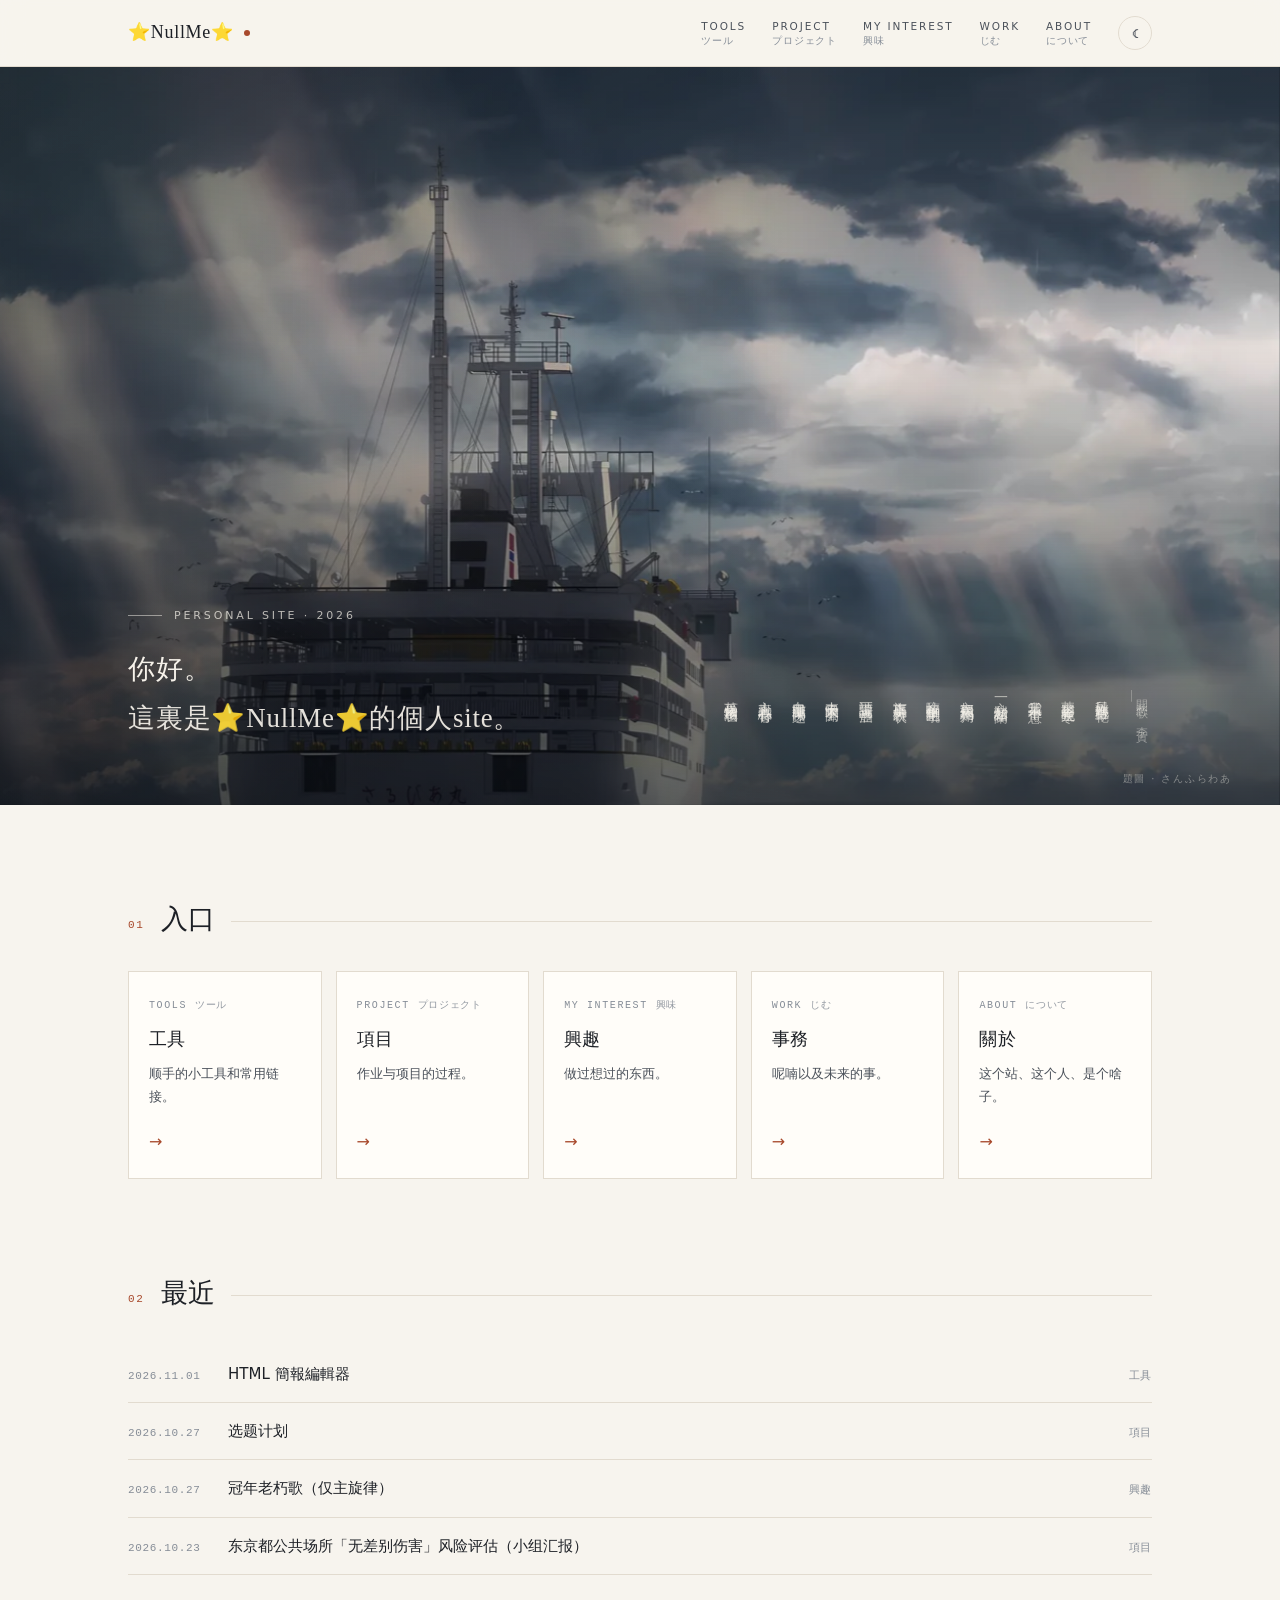
<file: index.html>
<!doctype html>
<html lang="zh-CN">
<head>
  <meta charset="utf-8">
  <meta name="viewport" content="width=device-width, initial-scale=1">
  <title>⭐NullMe⭐</title>
  <meta name="description" content="秋風吹地百草乾，華容碧影生晚寒。">
  <meta property="og:title" content="⭐NullMe⭐">
  <meta property="og:description" content="秋風吹地百草乾，華容碧影生晚寒。">
  <link rel="icon" href="assets/favicon.svg" type="image/svg+xml">
  <link rel="stylesheet" href="assets/style.css?v=042d6c4e">
  <script>
    (function () {
      try {
        var t = localStorage.getItem('theme');
        if (!t) t = matchMedia('(prefers-color-scheme: dark)').matches ? 'dark' : 'light';
        document.documentElement.setAttribute('data-theme', t);
      } catch (e) {}
      document.documentElement.classList.add('js');
    })();
  </script>
</head>
<body>
  <a class="sr-only" href="#main">跳到正文</a>
  <header class="nav">
    <div class="wrap nav-inner">
      <a class="brand" href="index.html">⭐NullMe⭐<span class="brand-dot"></span></a>
      <nav class="nav-links">
        <a href="tools/"><span class="nav-en">TOOLS</span><span class="nav-jp">ツール</span></a>
        <a href="project/"><span class="nav-en">PROJECT</span><span class="nav-jp">プロジェクト</span></a>
        <a href="myinterest/"><span class="nav-en">MY INTEREST</span><span class="nav-jp">興味</span></a>
        <a href="work/"><span class="nav-en">WORK</span><span class="nav-jp">じむ</span></a>
        <a href="about.html"><span class="nav-en">ABOUT</span><span class="nav-jp">について</span></a>
        <button class="theme-toggle" type="button" data-theme-toggle aria-label="切换深浅色">
          <span class="icon-sun" aria-hidden="true">☀</span><span class="icon-moon" aria-hidden="true">☾</span>
        </button>
      </nav>
    </div>
  </header>
  <main id="main">

<section class="hero">
  <div class="hero-media">
    <img src="assets/img/hero-1920.webp"
         srcset="assets/img/hero-768.webp 768w, assets/img/hero-1280.webp 1280w, assets/img/hero-1920.webp 1920w"
         sizes="100vw" alt="" width="1920" height="1082" fetchpriority="high">
  </div>
  <div class="hero-inner">
    <div class="hero-main">
      <p class="eyebrow">Personal site · 2026</p>
      <h1 class="hero-title hero-greeting">
        <span>你好。</span>
        <span>這裏是⭐NullMe⭐的個人site。</span>
      </h1>
    </div>
    <aside class="hero-poem" aria-label="李賀《開愁歌》">
    <p class="poem-sign"><a class="poem-title" href="https://www.arteducation.com.tw/shiwenv_724b24b58dd1.html" target="_blank" rel="noopener noreferrer">開愁歌<span class="sr-only">，詩作鑑賞，另開新視窗</span></a>　李賀<span class="poem-hint" aria-hidden="true">鑑賞</span></p>
    <p>秋風吹地百草乾</p>
    <p>華容碧影生晚寒</p>
    <p>我當二十不得意</p>
    <p>一心愁謝如枯蘭</p>
    <p>衣如飛鶉馬如狗</p>
    <p>臨岐擊劍生銅吼</p>
    <p>旗亭下馬解秋衣</p>
    <p>請貰宜陽一壺酒</p>
    <p>壺中喚天雲不開</p>
    <p>白晝萬里閑淒迷</p>
    <p>主人勸我養心骨</p>
    <p>莫受俗物相填豗</p>
  </aside>
  </div>
  <p class="hero-caption">題圖 · さんふらわあ</p>
</section>

<div class="wrap">
  <section class="section">
    <div class="section-head reveal">
      <span class="section-num">01</span>
      <h2>入口</h2>
      <span class="section-rule"></span>
    </div>
    <div class="entry-grid">
      <a class="entry-card reveal" href="tools/">
        <span class="num">TOOLS<i>ツール</i></span>
        <h3>工具</h3>
        <p>顺手的小工具和常用链接。</p>
        <span class="arrow">→</span>
      </a>
      <a class="entry-card reveal" href="project/">
        <span class="num">PROJECT<i>プロジェクト</i></span>
        <h3>項目</h3>
        <p>作业与项目的过程。</p>
        <span class="arrow">→</span>
      </a>
      <a class="entry-card reveal" href="myinterest/">
        <span class="num">MY INTEREST<i>興味</i></span>
        <h3>興趣</h3>
        <p>做过想过的东西。</p>
        <span class="arrow">→</span>
      </a>
      <a class="entry-card reveal" href="work/">
        <span class="num">WORK<i>じむ</i></span>
        <h3>事務</h3>
        <p>呢喃以及未来的事。</p>
        <span class="arrow">→</span>
      </a>
      <a class="entry-card reveal" href="about.html">
        <span class="num">ABOUT<i>について</i></span>
        <h3>關於</h3>
        <p>这个站、这个人、是个啥子。</p>
        <span class="arrow">→</span>
      </a>
    </div>
  </section>

  <section class="section">
    <div class="section-head reveal">
      <span class="section-num">02</span>
      <h2>最近</h2>
      <span class="section-rule"></span>
    </div>
    <div class="recent">
      <div class="reveal">
        <a class="row" href="/tools/deck-editor.html" target="_blank" rel="noopener">
        <time>2026.11.01</time>
        <span class="row-title">HTML 簡報編輯器</span>
        <span class="row-tag">工具</span>
      </a>
<a class="row" href="project/zhongguo-zhizhi-topic-plan/">
        <time>2026.10.27</time>
        <span class="row-title">选题计划</span>
        <span class="row-tag">項目</span>
      </a>
<a class="row" href="myinterest/laoxiu/">
        <time>2026.10.27</time>
        <span class="row-title">冠年老朽歌（仅主旋律）</span>
        <span class="row-tag">興趣</span>
      </a>
<a class="row" href="/project/emergency-tokyo/" target="_blank" rel="noopener">
        <time>2026.10.23</time>
        <span class="row-title">东京都公共场所「无差别伤害」风险评估（小组汇报）</span>
        <span class="row-tag">項目</span>
      </a>
      </div>
    </div>
  </section>
</div>

  </main>
  <script src="assets/app.js?v=eeaba5bd" defer></script>
</body>
</html>
</file>
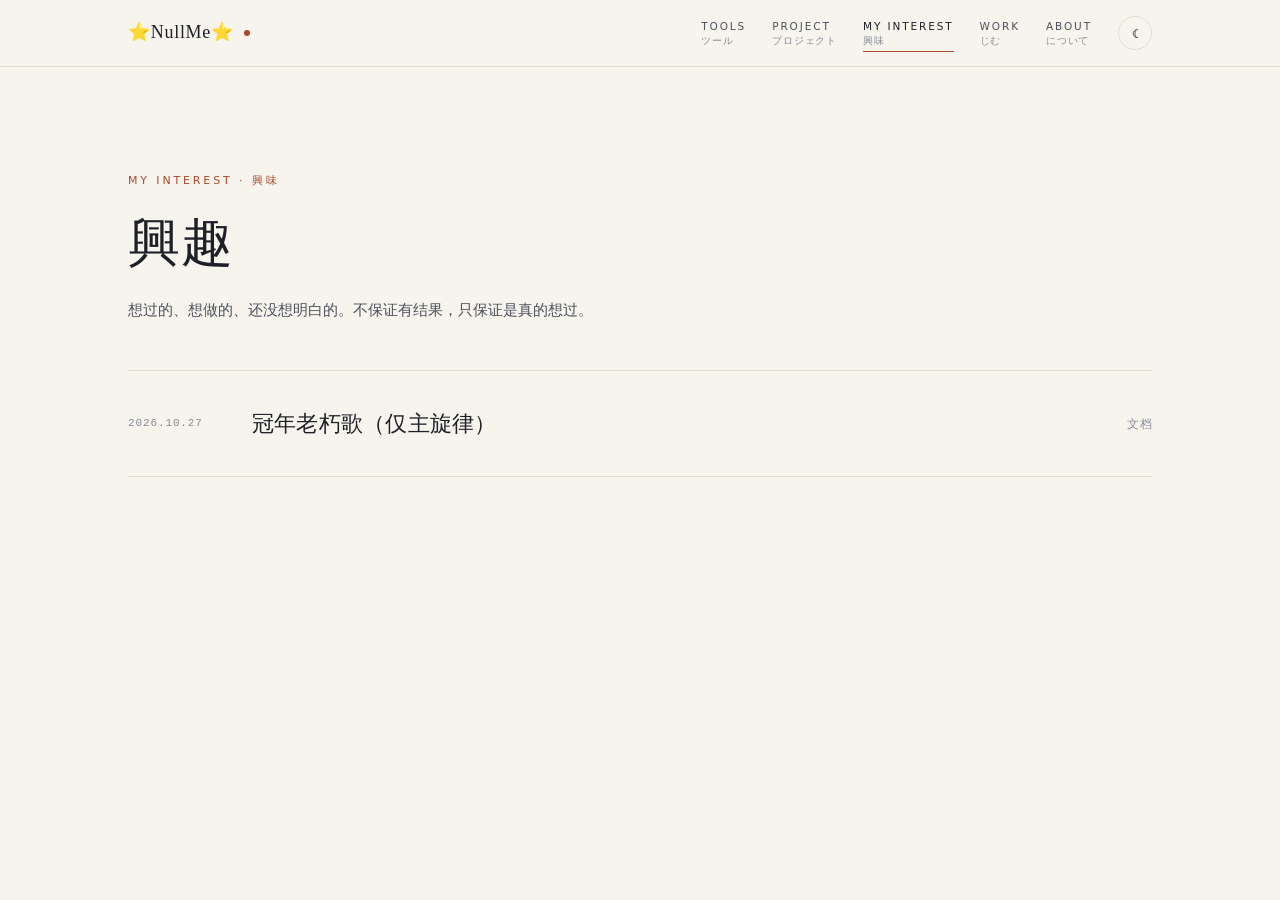
<file: myinterest/index.html>
<!doctype html>
<html lang="zh-CN">
<head>
  <meta charset="utf-8">
  <meta name="viewport" content="width=device-width, initial-scale=1">
  <title>興趣 興味 · ⭐NullMe⭐</title>
  <meta name="description" content="想过的、想做的、还没想明白的。不保证有结果，只保证是真的想过。">
  <meta property="og:title" content="興趣 興味 · ⭐NullMe⭐">
  <meta property="og:description" content="想过的、想做的、还没想明白的。不保证有结果，只保证是真的想过。">
  <link rel="icon" href="../assets/favicon.svg" type="image/svg+xml">
  <link rel="stylesheet" href="../assets/style.css?v=042d6c4e">
  <script>
    (function () {
      try {
        var t = localStorage.getItem('theme');
        if (!t) t = matchMedia('(prefers-color-scheme: dark)').matches ? 'dark' : 'light';
        document.documentElement.setAttribute('data-theme', t);
      } catch (e) {}
      document.documentElement.classList.add('js');
    })();
  </script>
</head>
<body>
  <a class="sr-only" href="#main">跳到正文</a>
  <header class="nav">
    <div class="wrap nav-inner">
      <a class="brand" href="../index.html">⭐NullMe⭐<span class="brand-dot"></span></a>
      <nav class="nav-links">
        <a href="../tools/"><span class="nav-en">TOOLS</span><span class="nav-jp">ツール</span></a>
        <a href="../project/"><span class="nav-en">PROJECT</span><span class="nav-jp">プロジェクト</span></a>
        <a href="../myinterest/" class="is-active" aria-current="page"><span class="nav-en">MY INTEREST</span><span class="nav-jp">興味</span></a>
        <a href="../work/"><span class="nav-en">WORK</span><span class="nav-jp">じむ</span></a>
        <a href="../about.html"><span class="nav-en">ABOUT</span><span class="nav-jp">について</span></a>
        <button class="theme-toggle" type="button" data-theme-toggle aria-label="切换深浅色">
          <span class="icon-sun" aria-hidden="true">☀</span><span class="icon-moon" aria-hidden="true">☾</span>
        </button>
      </nav>
    </div>
  </header>
  <main id="main">

<div class="wrap">
  <header class="page-head">
    <p class="page-kicker">MY INTEREST · 興味</p>
    <h1>興趣</h1>
    <p class="page-intro">想过的、想做的、还没想明白的。不保证有结果，只保证是真的想过。</p>
  </header>
  <div class="list">
    <a class="item reveal" href="laoxiu/">
        <div class="item-meta">2026.10.27</div>
        <div>
          <h3>冠年老朽歌（仅主旋律）</h3>
          <p></p>
        </div>
        <div class="item-side">文档</div>
      </a>
  </div>
</div>
  </main>
  <script src="../assets/app.js?v=eeaba5bd" defer></script>
</body>
</html>
</file>
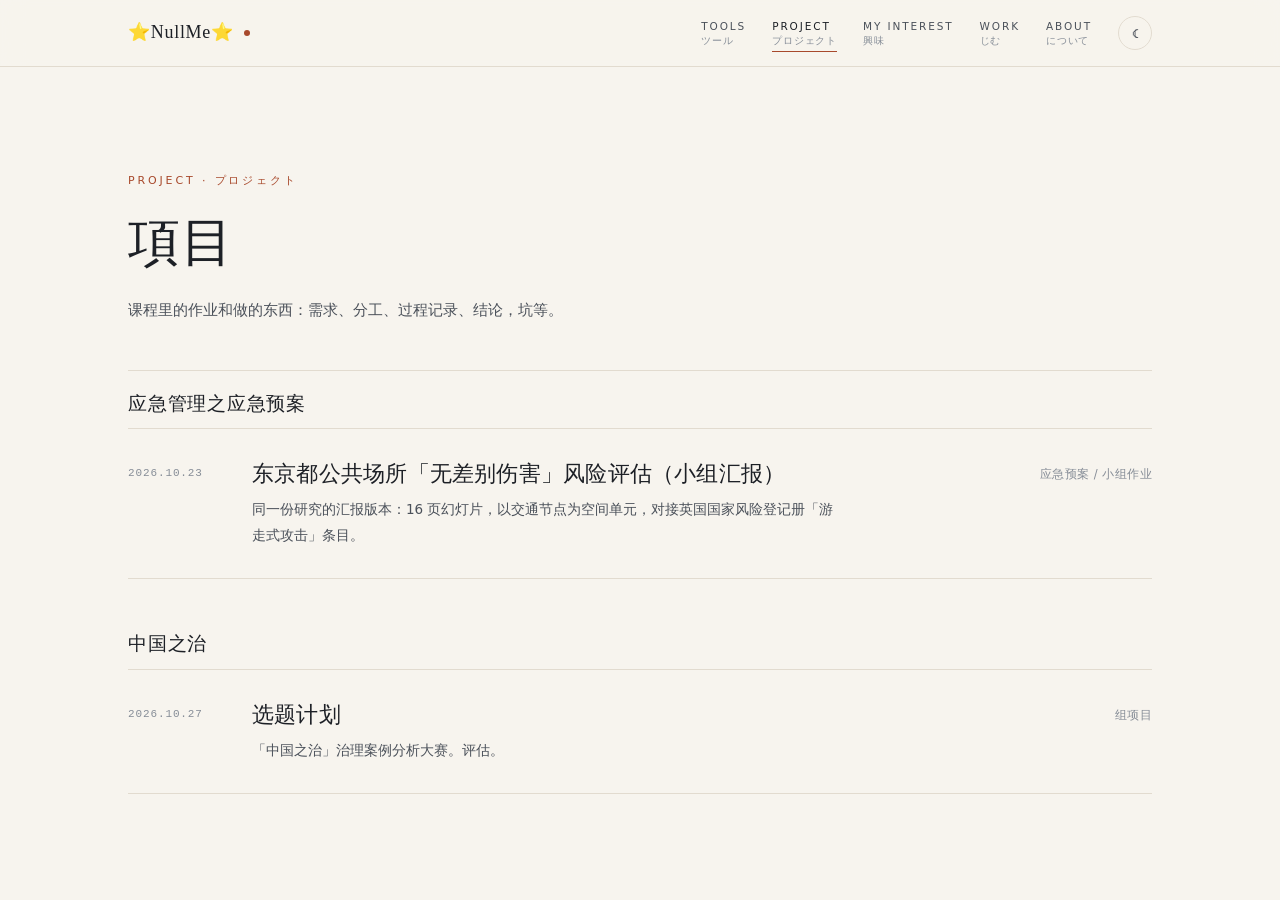
<file: project/index.html>
<!doctype html>
<html lang="zh-CN">
<head>
  <meta charset="utf-8">
  <meta name="viewport" content="width=device-width, initial-scale=1">
  <title>項目 プロジェクト · ⭐NullMe⭐</title>
  <meta name="description" content="课程里的作业和做的东西：需求、分工、过程记录、结论，坑等。">
  <meta property="og:title" content="項目 プロジェクト · ⭐NullMe⭐">
  <meta property="og:description" content="课程里的作业和做的东西：需求、分工、过程记录、结论，坑等。">
  <link rel="icon" href="../assets/favicon.svg" type="image/svg+xml">
  <link rel="stylesheet" href="../assets/style.css?v=042d6c4e">
  <script>
    (function () {
      try {
        var t = localStorage.getItem('theme');
        if (!t) t = matchMedia('(prefers-color-scheme: dark)').matches ? 'dark' : 'light';
        document.documentElement.setAttribute('data-theme', t);
      } catch (e) {}
      document.documentElement.classList.add('js');
    })();
  </script>
</head>
<body>
  <a class="sr-only" href="#main">跳到正文</a>
  <header class="nav">
    <div class="wrap nav-inner">
      <a class="brand" href="../index.html">⭐NullMe⭐<span class="brand-dot"></span></a>
      <nav class="nav-links">
        <a href="../tools/"><span class="nav-en">TOOLS</span><span class="nav-jp">ツール</span></a>
        <a href="../project/" class="is-active" aria-current="page"><span class="nav-en">PROJECT</span><span class="nav-jp">プロジェクト</span></a>
        <a href="../myinterest/"><span class="nav-en">MY INTEREST</span><span class="nav-jp">興味</span></a>
        <a href="../work/"><span class="nav-en">WORK</span><span class="nav-jp">じむ</span></a>
        <a href="../about.html"><span class="nav-en">ABOUT</span><span class="nav-jp">について</span></a>
        <button class="theme-toggle" type="button" data-theme-toggle aria-label="切换深浅色">
          <span class="icon-sun" aria-hidden="true">☀</span><span class="icon-moon" aria-hidden="true">☾</span>
        </button>
      </nav>
    </div>
  </header>
  <main id="main">

<div class="wrap">
  <header class="page-head">
    <p class="page-kicker">PROJECT · プロジェクト</p>
    <h1>項目</h1>
    <p class="page-intro">课程里的作业和做的东西：需求、分工、过程记录、结论，坑等。</p>
  </header>
  <div class="list">
    <h2 class="group-head">应急管理之应急预案</h2>
<a class="item reveal" href="/project/emergency-tokyo/" target="_blank" rel="noopener">
        <div class="item-meta">2026.10.23</div>
        <div>
          <h3>东京都公共场所「无差别伤害」风险评估（小组汇报）</h3>
          <p>同一份研究的汇报版本：16 页幻灯片，以交通节点为空间单元，对接英国国家风险登记册「游走式攻击」条目。</p>
        </div>
        <div class="item-side">应急预案 / 小组作业</div>
      </a>
<h2 class="group-head">中国之治</h2>
<a class="item reveal" href="zhongguo-zhizhi-topic-plan/">
        <div class="item-meta">2026.10.27</div>
        <div>
          <h3>选题计划</h3>
          <p>「中国之治」治理案例分析大赛。评估。</p>
        </div>
        <div class="item-side">组项目</div>
      </a>
  </div>
</div>
  </main>
  <script src="../assets/app.js?v=eeaba5bd" defer></script>
</body>
</html>
</file>
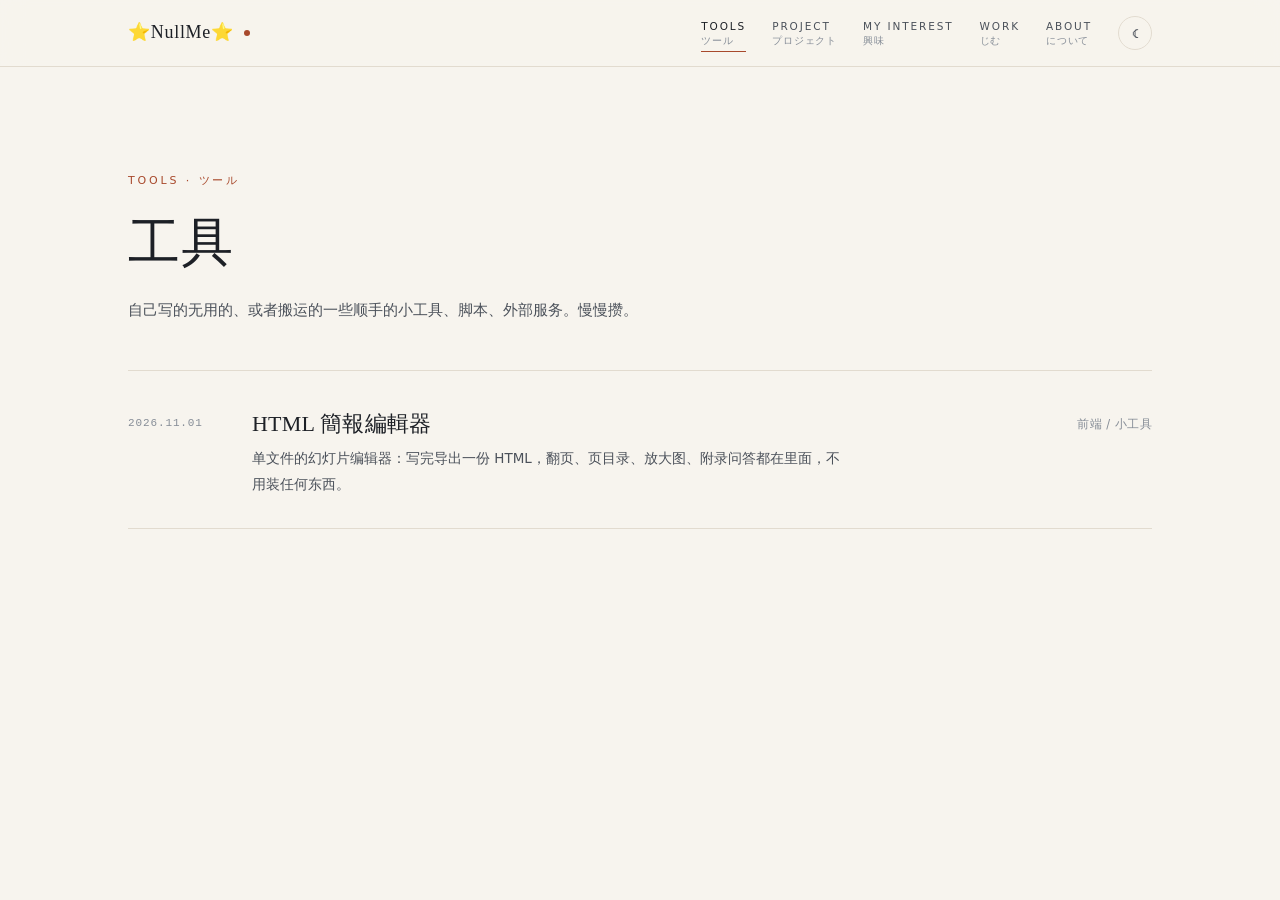
<file: tools/index.html>
<!doctype html>
<html lang="zh-CN">
<head>
  <meta charset="utf-8">
  <meta name="viewport" content="width=device-width, initial-scale=1">
  <title>工具 ツール · ⭐NullMe⭐</title>
  <meta name="description" content="自己写的无用的、或者搬运的一些顺手的小工具、脚本、外部服务。慢慢攒。">
  <meta property="og:title" content="工具 ツール · ⭐NullMe⭐">
  <meta property="og:description" content="自己写的无用的、或者搬运的一些顺手的小工具、脚本、外部服务。慢慢攒。">
  <link rel="icon" href="../assets/favicon.svg" type="image/svg+xml">
  <link rel="stylesheet" href="../assets/style.css?v=042d6c4e">
  <script>
    (function () {
      try {
        var t = localStorage.getItem('theme');
        if (!t) t = matchMedia('(prefers-color-scheme: dark)').matches ? 'dark' : 'light';
        document.documentElement.setAttribute('data-theme', t);
      } catch (e) {}
      document.documentElement.classList.add('js');
    })();
  </script>
</head>
<body>
  <a class="sr-only" href="#main">跳到正文</a>
  <header class="nav">
    <div class="wrap nav-inner">
      <a class="brand" href="../index.html">⭐NullMe⭐<span class="brand-dot"></span></a>
      <nav class="nav-links">
        <a href="../tools/" class="is-active" aria-current="page"><span class="nav-en">TOOLS</span><span class="nav-jp">ツール</span></a>
        <a href="../project/"><span class="nav-en">PROJECT</span><span class="nav-jp">プロジェクト</span></a>
        <a href="../myinterest/"><span class="nav-en">MY INTEREST</span><span class="nav-jp">興味</span></a>
        <a href="../work/"><span class="nav-en">WORK</span><span class="nav-jp">じむ</span></a>
        <a href="../about.html"><span class="nav-en">ABOUT</span><span class="nav-jp">について</span></a>
        <button class="theme-toggle" type="button" data-theme-toggle aria-label="切换深浅色">
          <span class="icon-sun" aria-hidden="true">☀</span><span class="icon-moon" aria-hidden="true">☾</span>
        </button>
      </nav>
    </div>
  </header>
  <main id="main">

<div class="wrap">
  <header class="page-head">
    <p class="page-kicker">TOOLS · ツール</p>
    <h1>工具</h1>
    <p class="page-intro">自己写的无用的、或者搬运的一些顺手的小工具、脚本、外部服务。慢慢攒。</p>
  </header>
  <div class="list">
    <a class="item reveal" href="/tools/deck-editor.html" target="_blank" rel="noopener">
        <div class="item-meta">2026.11.01</div>
        <div>
          <h3>HTML 簡報編輯器</h3>
          <p>单文件的幻灯片编辑器：写完导出一份 HTML，翻页、页目录、放大图、附录问答都在里面，不用装任何东西。</p>
        </div>
        <div class="item-side">前端 / 小工具</div>
      </a>
  </div>
</div>
  </main>
  <script src="../assets/app.js?v=eeaba5bd" defer></script>
</body>
</html>
</file>
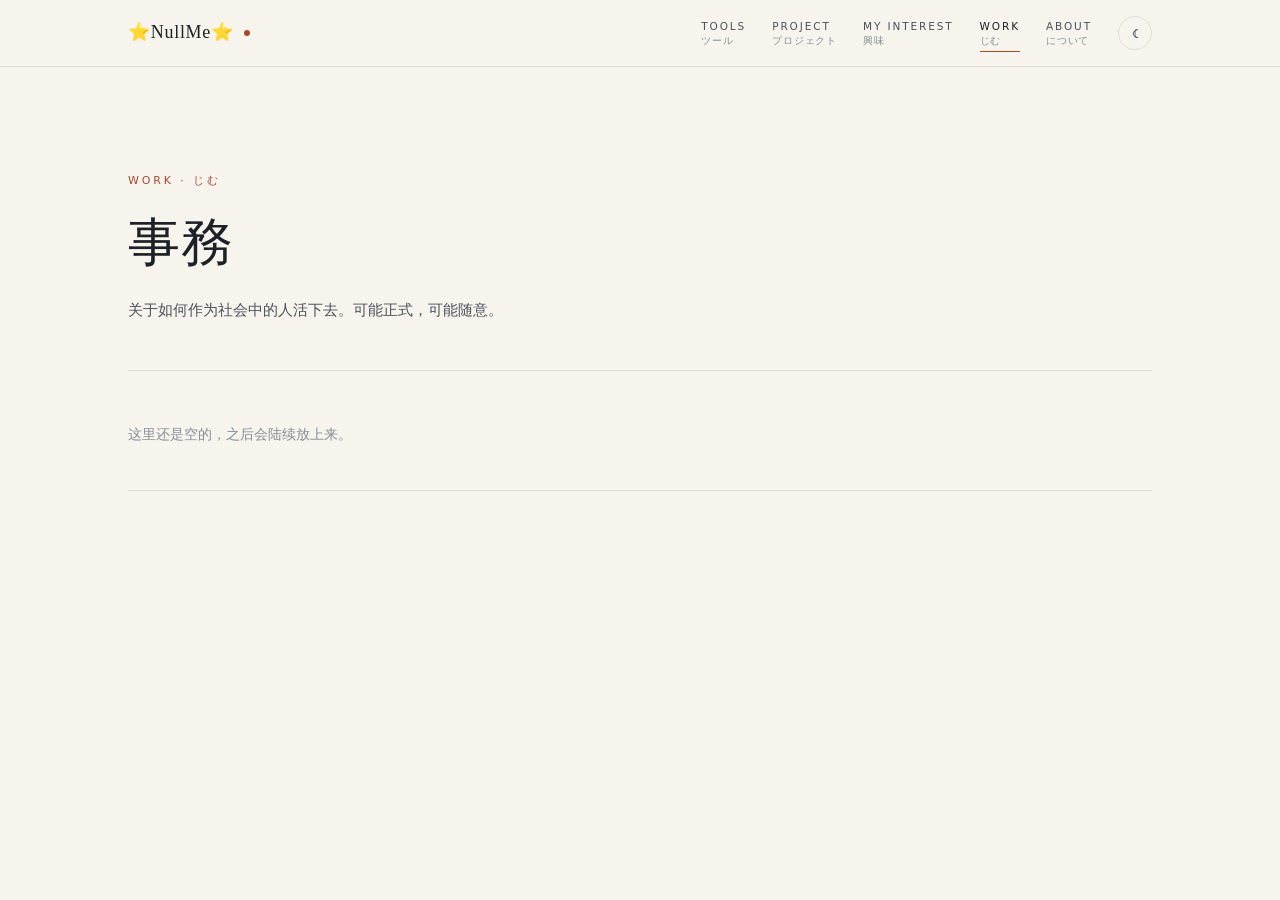
<file: work/index.html>
<!doctype html>
<html lang="zh-CN">
<head>
  <meta charset="utf-8">
  <meta name="viewport" content="width=device-width, initial-scale=1">
  <title>事務 じむ · ⭐NullMe⭐</title>
  <meta name="description" content="关于如何作为社会中的人活下去。可能正式，可能随意。">
  <meta property="og:title" content="事務 じむ · ⭐NullMe⭐">
  <meta property="og:description" content="关于如何作为社会中的人活下去。可能正式，可能随意。">
  <link rel="icon" href="../assets/favicon.svg" type="image/svg+xml">
  <link rel="stylesheet" href="../assets/style.css?v=042d6c4e">
  <script>
    (function () {
      try {
        var t = localStorage.getItem('theme');
        if (!t) t = matchMedia('(prefers-color-scheme: dark)').matches ? 'dark' : 'light';
        document.documentElement.setAttribute('data-theme', t);
      } catch (e) {}
      document.documentElement.classList.add('js');
    })();
  </script>
</head>
<body>
  <a class="sr-only" href="#main">跳到正文</a>
  <header class="nav">
    <div class="wrap nav-inner">
      <a class="brand" href="../index.html">⭐NullMe⭐<span class="brand-dot"></span></a>
      <nav class="nav-links">
        <a href="../tools/"><span class="nav-en">TOOLS</span><span class="nav-jp">ツール</span></a>
        <a href="../project/"><span class="nav-en">PROJECT</span><span class="nav-jp">プロジェクト</span></a>
        <a href="../myinterest/"><span class="nav-en">MY INTEREST</span><span class="nav-jp">興味</span></a>
        <a href="../work/" class="is-active" aria-current="page"><span class="nav-en">WORK</span><span class="nav-jp">じむ</span></a>
        <a href="../about.html"><span class="nav-en">ABOUT</span><span class="nav-jp">について</span></a>
        <button class="theme-toggle" type="button" data-theme-toggle aria-label="切换深浅色">
          <span class="icon-sun" aria-hidden="true">☀</span><span class="icon-moon" aria-hidden="true">☾</span>
        </button>
      </nav>
    </div>
  </header>
  <main id="main">

<div class="wrap">
  <header class="page-head">
    <p class="page-kicker">WORK · じむ</p>
    <h1>事務</h1>
    <p class="page-intro">关于如何作为社会中的人活下去。可能正式，可能随意。</p>
  </header>
  <div class="list">
    <p class="empty-note">这里还是空的，之后会陆续放上来。</p>
  </div>
</div>
  </main>
  <script src="../assets/app.js?v=eeaba5bd" defer></script>
</body>
</html>
</file>
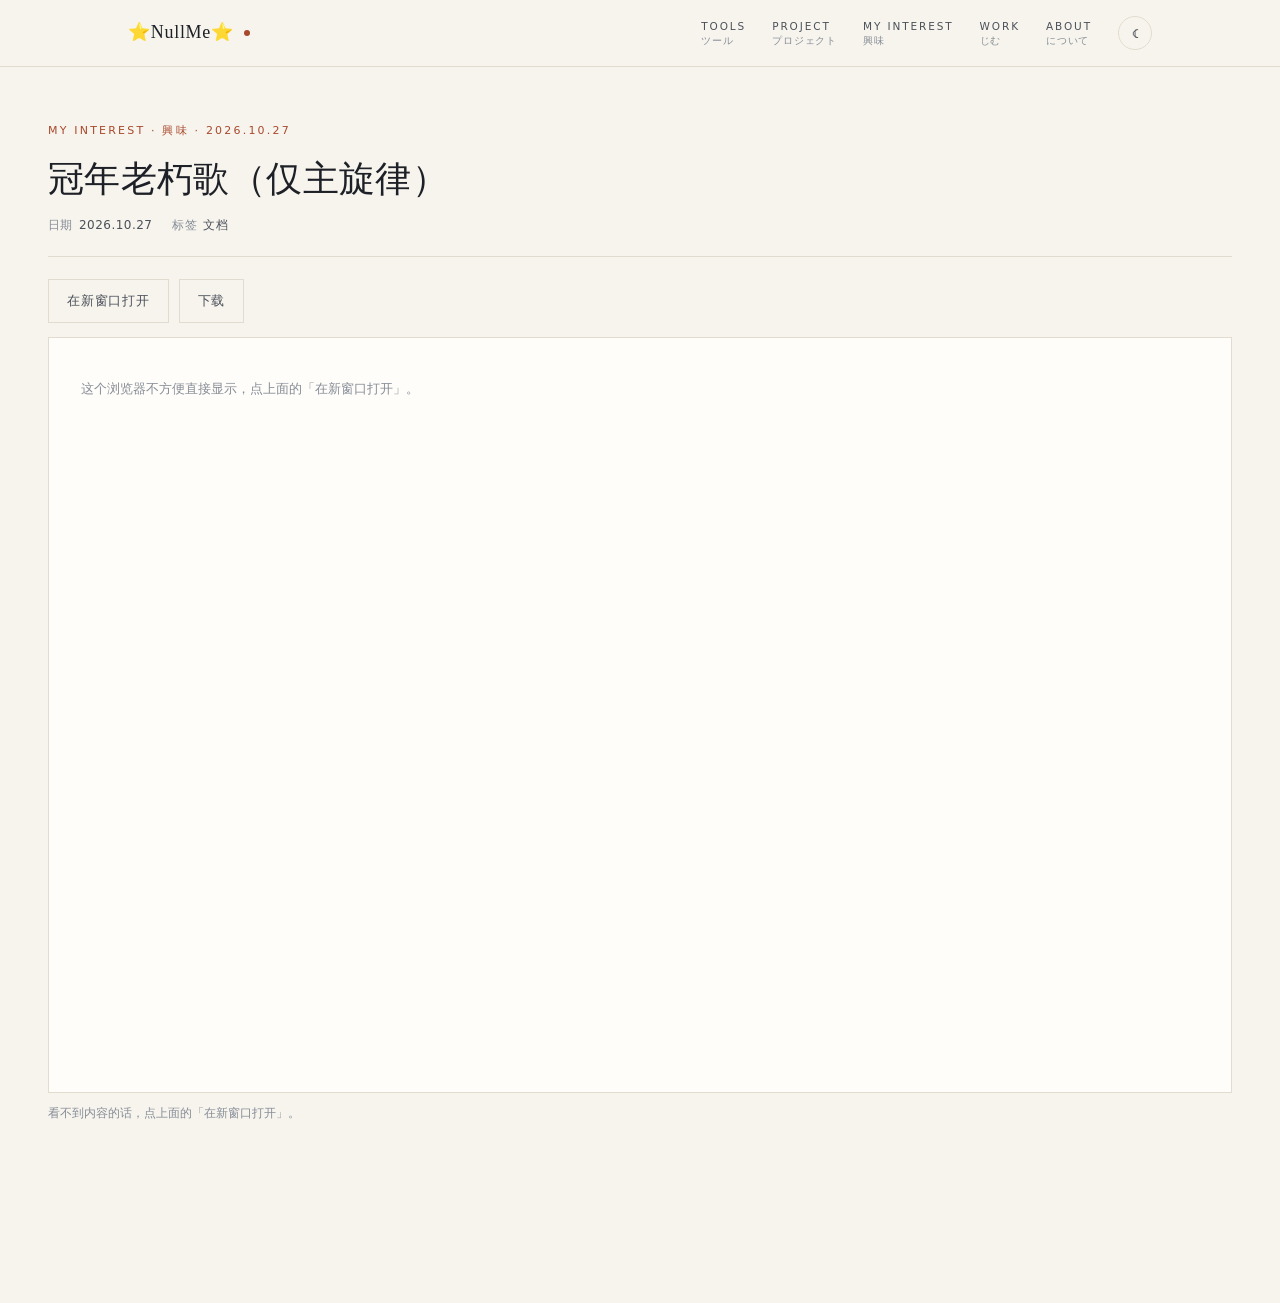
<file: myinterest/laoxiu/index.html>
<!doctype html>
<html lang="zh-CN">
<head>
  <meta charset="utf-8">
  <meta name="viewport" content="width=device-width, initial-scale=1">
  <title>冠年老朽歌（仅主旋律） · ⭐NullMe⭐</title>
  <meta name="description" content="想过的、想做的、还没想明白的。不保证有结果，只保证是真的想过。">
  <meta property="og:title" content="冠年老朽歌（仅主旋律） · ⭐NullMe⭐">
  <meta property="og:description" content="想过的、想做的、还没想明白的。不保证有结果，只保证是真的想过。">
  <link rel="icon" href="../../assets/favicon.svg" type="image/svg+xml">
  <link rel="stylesheet" href="../../assets/style.css?v=042d6c4e">
  <script>
    (function () {
      try {
        var t = localStorage.getItem('theme');
        if (!t) t = matchMedia('(prefers-color-scheme: dark)').matches ? 'dark' : 'light';
        document.documentElement.setAttribute('data-theme', t);
      } catch (e) {}
      document.documentElement.classList.add('js');
    })();
  </script>
</head>
<body>
  <a class="sr-only" href="#main">跳到正文</a>
  <header class="nav">
    <div class="wrap nav-inner">
      <a class="brand" href="../../index.html">⭐NullMe⭐<span class="brand-dot"></span></a>
      <nav class="nav-links">
        <a href="../../tools/"><span class="nav-en">TOOLS</span><span class="nav-jp">ツール</span></a>
        <a href="../../project/"><span class="nav-en">PROJECT</span><span class="nav-jp">プロジェクト</span></a>
        <a href="../../myinterest/"><span class="nav-en">MY INTEREST</span><span class="nav-jp">興味</span></a>
        <a href="../../work/"><span class="nav-en">WORK</span><span class="nav-jp">じむ</span></a>
        <a href="../../about.html"><span class="nav-en">ABOUT</span><span class="nav-jp">について</span></a>
        <button class="theme-toggle" type="button" data-theme-toggle aria-label="切换深浅色">
          <span class="icon-sun" aria-hidden="true">☀</span><span class="icon-moon" aria-hidden="true">☾</span>
        </button>
      </nav>
    </div>
  </header>
  <main id="main">

<div class="wrap wrap-doc">
  <header class="doc-head">
    <p class="post-kicker">MY INTEREST · 興味 · 2026.10.27</p>
    <h1>冠年老朽歌（仅主旋律）</h1>
    
    <ul class="post-meta"><li><span>日期</span><b>2026.10.27</b></li>
          <li><span>标签</span><b>文档</b></li></ul>
  </header>
  
      <p class="doc-bar">
        <a class="doc-link" href="../../files/laoxiu-v5.pdf" target="_blank" rel="noopener">在新窗口打开</a>
        <a class="doc-link" href="../../files/laoxiu-v5.pdf" download>下载</a>
      </p>
      <object class="doc-viewer" data="../../files/laoxiu-v5.pdf" type="application/pdf">
        <p class="doc-fallback">这个浏览器不方便直接显示，点上面的「在新窗口打开」。</p>
      </object>
      <p class="doc-hint">看不到内容的话，点上面的「在新窗口打开」。</p>
  
</div>
  </main>
  <script src="../../assets/app.js?v=eeaba5bd" defer></script>
</body>
</html>
</file>
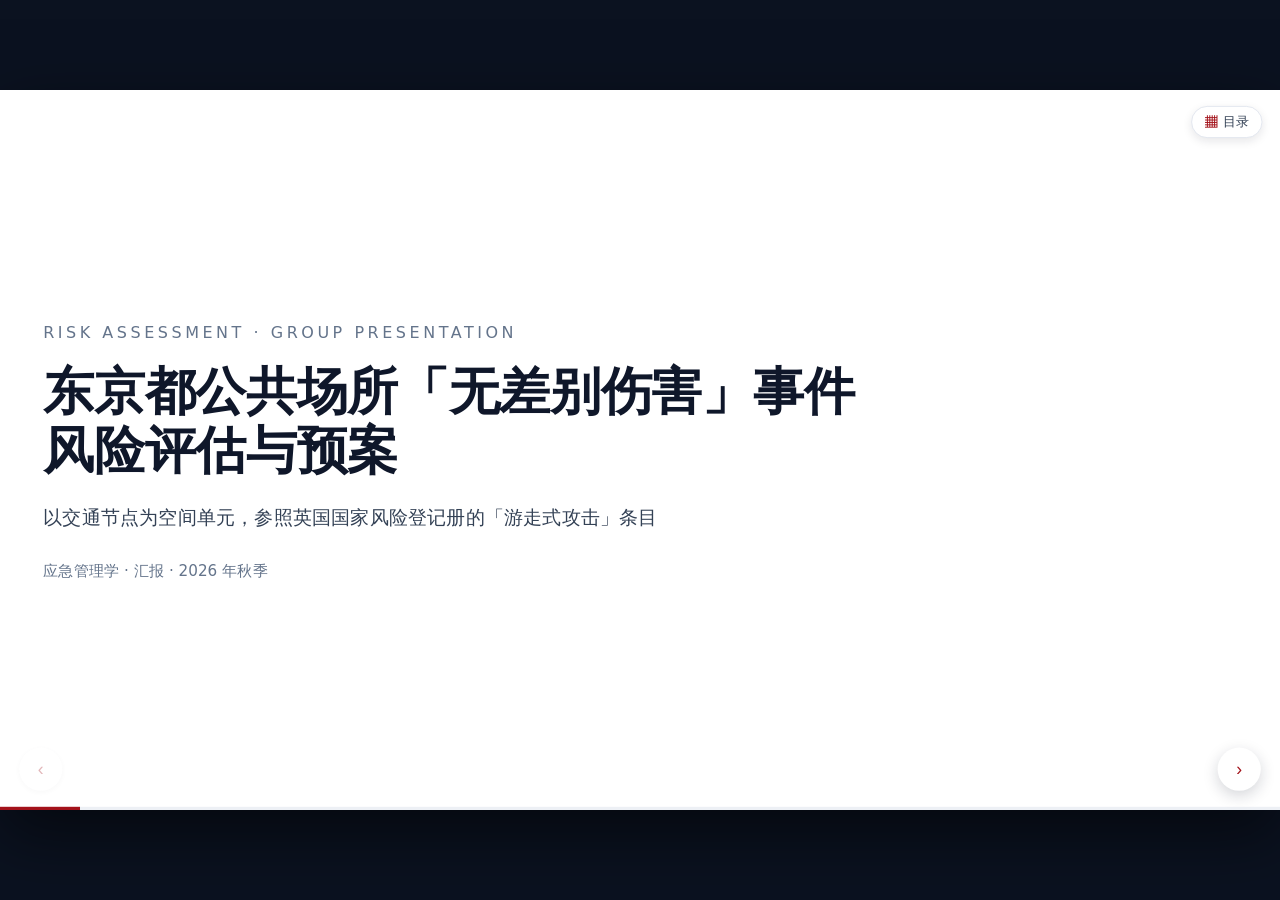
<file: project/emergency-tokyo/index.html>
﻿<!DOCTYPE html>
<html lang="zh-CN">
<head>
<meta charset="utf-8">
<title>东京都公共场所「无差别伤害」风险评估 — 小组汇报</title>
<style>
:root{
  --ink:#0F172A; --mut:#64748B; --red:#A3121A; --blue:#1D4E89; --teal:#0B6E6E;
  --line:#E3E7EF; --bg:#FFFFFF; --soft:#F6F8FB;
}
*{box-sizing:border-box;margin:0;padding:0}
html,body{height:100%;background:#0B1220;overflow:hidden;
  font-family:"Microsoft YaHei","PingFang SC","Noto Sans JP",system-ui,sans-serif;color:var(--ink)}
#viewport{position:fixed;inset:0}
#stage{width:1600px;height:900px;background:var(--bg);position:absolute;left:50%;top:50%;
  box-shadow:0 30px 80px rgba(0,0,0,.55);transform-origin:center center}

/* 满幅图版：把边距让给图 */
.slide.big{padding:20px 22px 12px}
.slide.big .hd{margin-bottom:10px}
.slide.big .col{flex:1 1 100%!important}
.slide.big figure{height:100%}
.slide.big figcaption{display:none}

/* ---------- 通用版式 ---------- */
.slide{position:absolute;inset:0;padding:64px 76px 56px;display:none;flex-direction:column;overflow:hidden}
/* 4:3 投影（或窄窗口）：收窄边距、整体字号略放大，避免缩得太小 */
@media (max-aspect-ratio: 3/2){
  .slide{padding:52px 54px 46px}
  table.t{font-size:23px}
  table.t th,table.t td{padding:13px 12px}
  ul.big li{font-size:26px}
  .lead2{font-size:20px;padding:0 54px}
  .chain div b{font-size:22px}
  .sec6{font-size:17px}
}
.slide.on{display:flex;animation:fade .28s ease}
@keyframes fade{from{opacity:0;transform:translateY(6px)}to{opacity:1;transform:none}}

.hd{display:flex;align-items:baseline;gap:18px;border-bottom:2px solid var(--line);padding-bottom:14px;margin-bottom:26px}
.step{font-size:20px;font-weight:700;color:#fff;background:var(--red);padding:3px 12px;border-radius:4px;letter-spacing:.04em}
.step.q{background:#8A94A6}
h1{font-size:52px;line-height:1.15;font-weight:800;letter-spacing:-.01em}
h2{font-size:40px;line-height:1.2;font-weight:800;letter-spacing:-.01em}
.kicker{font-size:20px;color:var(--mut);margin-top:8px}
.body{flex:1;display:flex;gap:40px;min-height:0;align-items:stretch}
.col{flex:1;min-width:0;display:flex;flex-direction:column;justify-content:center}
.col.solo{width:100%;align-self:stretch;display:flex;flex-direction:column;justify-content:center;gap:4px;min-height:0}
.col.solo > table.t,.col.solo > .two,.col.solo > ul.big{flex:0 0 auto}

ul.big{list-style:none;display:flex;flex-direction:column;gap:16px}
ul.big li{font-size:25px;line-height:1.5;padding-left:26px;position:relative}
ul.big li::before{content:"";position:absolute;left:0;top:12px;width:10px;height:10px;
  border-radius:50%;background:var(--red)}
ul.big li b{color:var(--red)}
ul.big li .n{color:var(--blue);font-weight:700}

table.t{width:100%;border-collapse:collapse;font-size:21px}
table.t th,table.t td{border-bottom:1px solid var(--line);padding:11px 12px;text-align:left;vertical-align:top}
table.t th{font-size:18px;color:var(--mut);font-weight:600;letter-spacing:.03em}
table.t td.num{font-variant-numeric:tabular-nums;font-weight:700;white-space:nowrap}
table.t th,table.t td{height:1%}
table.t tr.hi td{background:#FDF4F4}
/* 重点表格：整页只有一张表时放大，后排也看得清 */
.slide.w table.t{font-size:20px}
.slide.w table.t th{font-size:18px}
.slide.w table.t th,.slide.w table.t td{padding:9px 12px}
.slide.k table.t{font-size:27px}
.slide.k table.t th{font-size:19px}
.slide.k table.t th{font-size:19px}
.slide.k table.t th,.slide.k table.t td{padding:17px 14px}
@media (max-aspect-ratio: 3/2){ .slide.k table.t{font-size:29px} }

/* 两栏 + 5×5 矩阵 */
.two{display:flex;gap:36px;align-items:flex-start}
.fine{font-size:18px;color:var(--mut);line-height:1.6;margin-top:16px}
.mxwrap{position:relative}
.swap{margin-top:22px;font-size:19px;line-height:1.65;background:#F4F6FA;border-left:4px solid #1D4E89;
  padding:14px 18px;color:#334155;border-radius:0 6px 6px 0}
.swap b{color:#1D4E89}
.jump{font:inherit;color:#1D4E89;background:#E8EFF8;border:1px solid #C3D4EA;border-radius:6px;
  padding:1px 8px;cursor:pointer;margin:0 2px}
.jump:hover{background:#DCE8F7;border-color:#1D4E89}
.tagx{display:inline-block;margin-left:6px;padding:0 6px;border-radius:4px;background:#EEF2F8;
  color:#5B6B82;font-size:12px;vertical-align:1px}
.ucard{border:1px solid var(--line);border-radius:10px;padding:18px 22px;margin-bottom:16px;display:flex;flex-direction:column;gap:8px}
.ucard.hi{border-color:#EFC7C7;background:#FDF5F5}
.ucard .ut{font-size:16px;letter-spacing:.06em;color:var(--mut)}
.ucard b{font-size:30px;letter-spacing:.01em;font-variant-numeric:tabular-nums}
.ucard.hi b{color:var(--red)}
.ucard em{font-size:16px;color:#475569;font-style:normal}
.mxlab{font-size:15px;color:var(--mut);letter-spacing:.1em;margin-bottom:6px}
.mtx{display:grid;grid-template-columns:38px repeat(5,1fr);gap:5px}
.mtx .rl{font-size:15px;color:#94A3B8;display:grid;place-items:center}
.mtx .cl{font-size:15px;color:#94A3B8;display:grid;place-items:center;height:26px}
.mtx .cell{height:70px;display:grid;place-items:center;border-radius:5px;background:#F2F5F9;
  color:#94A3B8;font-size:16px;font-weight:600;font-variant-numeric:tabular-nums}
.mtx .cell.band{background:#FCEBEB;color:#A3121A;outline:2px solid #A3121A;outline-offset:-2px}
.mtx .cell.band.core{background:#F6D3D3}
.mtx .cell.ex{background:#FFFFFF;outline:2px dashed #1D4E89;color:#1D4E89}

figure{display:flex;flex-direction:column;align-items:center;justify-content:center;min-height:0;width:100%;height:100%}
figure .imgbox{position:relative;display:inline-block;max-width:100%;max-height:100%;line-height:0}
figure .imgbox > img{max-width:100%;max-height:100%;width:auto;height:auto;object-fit:contain;display:block}
figure img{max-width:100%;max-height:100%;width:auto;height:auto;object-fit:contain;display:block}
figcaption{font-size:17px;color:var(--mut);margin-top:10px;text-align:center}

.note{position:absolute;right:76px;bottom:22px;font-size:17px;color:#9AA3B2;letter-spacing:.06em}

/* ---------- 封面 ---------- */
.cover{justify-content:center;gap:26px}
.cover .tag{font-size:20px;letter-spacing:.22em;color:var(--mut)}
.cover h1{font-size:64px;max-width:1150px}
.cover .sub{font-size:24px;color:#334155;line-height:1.7;max-width:1100px}
.cover .meta{font-size:19px;color:var(--mut);margin-top:8px}

/* ---------- 站点图叠层 ---------- */
.station{flex:1 1 auto;display:flex;gap:26px;min-height:0;margin-top:10px}
.figbox{position:relative;flex:1;display:flex;flex-direction:column;align-items:center;justify-content:center;min-width:0}
.imgbox{position:relative;margin:0 auto}
.imgbox img{width:100%;height:100%;object-fit:contain;display:block}
.cap2{font-size:16px;color:var(--mut);margin-top:8px;text-align:center}
.sec6{display:grid;grid-template-columns:repeat(6,1fr);gap:10px;margin-top:8px;font-size:18px;color:#334155}
/* 图上的点击热区 */
.ov .pt{position:absolute;transform:translate(-50%,-50%);width:22px;height:22px;border-radius:50%;
  background:transparent;cursor:help;pointer-events:auto;z-index:3}
.ov .pt b,.ov .pt em,.ov .pt span{position:absolute;left:50%;transform:translateX(-50%);white-space:nowrap;
  opacity:0;transition:opacity .12s;font-style:normal;pointer-events:none}
.ov .pt b{bottom:26px;background:#111827;color:#fff;font-size:14px;font-weight:700;padding:5px 10px;border-radius:6px}
.ov .pt em{bottom:2px;color:#F3F6FA;font-size:13px;background:#111827;padding:3px 9px;border-radius:6px;opacity:0}
.ov .pt span{bottom:-22px;color:#F3F6FA;font-size:13px;background:#111827;padding:3px 9px;border-radius:6px;opacity:0}
.ov .pt:hover b{opacity:1}
.ov .pt:hover em,.ov .pt:hover span{opacity:1;bottom:auto}
.ov .pt:hover em{transform:translate(-50%,-64px);opacity:1}
.ov .pt:hover span{transform:translate(-50%,-40px);opacity:1}
.hotspot{position:absolute;pointer-events:auto;border:2px dashed rgba(176,24,24,.5);border-radius:8px;background:rgba(255,255,255,.04);cursor:zoom-in;padding:0;transition:.15s}
.hotspot:hover{background:rgba(255,236,236,.55);border-color:#B01818}
.hotspot i{position:absolute;right:-8px;top:-32px;font-style:normal;font-size:15px;font-weight:700;color:#B01818;
  background:#fff;border:2px solid #B01818;border-radius:999px;padding:2px 11px;white-space:nowrap}
/* 放大弹层（挂在 body 上，不随舞台缩放） */
#zoom{position:fixed;inset:0;background:rgba(9,13,20,.9);display:none;place-items:center;z-index:99;padding:44px 52px;
  backdrop-filter:blur(3px);cursor:zoom-out}
#zoom.on{display:grid}
#zoom figure{margin:0;display:flex;flex-direction:column;align-items:center;gap:14px}
#zoom img{max-width:100%;max-height:82vh;border-radius:8px;box-shadow:0 24px 70px rgba(0,0,0,.55);background:#fff}
#zoom .zcap{color:#DCE2EC;font-size:19px;letter-spacing:.02em}
#zoom .zx{position:absolute;right:26px;top:20px;width:42px;height:42px;border-radius:50%;border:0;background:rgba(255,255,255,.14);
  color:#fff;font-size:20px;cursor:pointer}
#zoom .zx:hover{background:rgba(255,255,255,.26)}
.sec6 b{color:var(--red);margin-right:7px;font-size:17px}
.lead2{font-size:18.5px;line-height:1.55;color:#25303F;margin-top:10px;max-width:1200px;padding:0 66px}
.lead2 b{color:#111827}
.chain{display:grid;grid-template-columns:repeat(5,1fr);gap:10px;margin-top:10px}
.chain div{background:#F6F8FB;border-radius:8px;padding:14px 12px;display:flex;flex-direction:column;gap:4px;position:relative}
.chain div::after{content:"›";position:absolute;right:-9px;top:50%;transform:translateY(-50%);color:#C3CBD8;font-size:22px}
.chain div:last-child::after{content:""}
.chain b{font-size:20px;color:var(--red);font-variant-numeric:tabular-nums}
.chain span{font-size:19px;font-weight:700;color:#1E293B}
.chain em{font-size:15px;color:var(--mut);font-style:normal}
.reprow{display:grid;grid-template-columns:repeat(3,1fr);gap:20px;flex:0 0 auto;margin-top:6px}
.reprow div{font-size:17px;line-height:1.6;color:#334155;background:#F6F8FB;border-radius:6px;padding:12px 14px}
.reprow .bc{display:block;font-size:15px;letter-spacing:.08em;margin-bottom:4px}
.bc.a{color:var(--blue)} .bc.b{color:var(--red)} .bc.c{color:var(--teal)}
.ov{position:absolute;inset:0;pointer-events:none}
.insetCard{position:absolute;left:1%;top:.5%;width:24%;z-index:40;display:none;background:#fff;
  border:1px solid #DCE3EE;border-radius:10px;box-shadow:0 10px 30px rgba(15,23,42,.22);padding:6px;cursor:zoom-out}
.insetCard.on{display:block}
.insetCard img{width:100%;height:auto;display:block;border-radius:6px}
.insetCard .cap{display:block;font-size:13px;color:#5B6675;padding:6px 3px 2px;line-height:1.45}
.caseBtn{position:absolute;right:76px;top:96px;font:inherit;font-size:16px;color:#1D4E89;background:#EDF3FB;
  border:1px solid #C7D8EE;border-radius:8px;padding:7px 14px;cursor:pointer}
.caseBtn:hover{background:#DCE9F8}
.caseCard{position:absolute;left:76px;right:76px;top:112px;bottom:126px;z-index:45;display:none;
  background:#fff;border:1px solid #DCE3EE;border-radius:12px;box-shadow:0 18px 50px rgba(15,23,42,.20);
  padding:26px 30px;overflow:auto}
.caseCard.on{display:block}
.caseCard .chd{display:flex;align-items:baseline;gap:14px;margin-bottom:14px}
.caseCard .chd b{font-size:25px;color:#111827}
.caseCard .chd span{font-size:15px;color:#6B7686}
.caseCard .cx{margin-left:auto;font-size:22px;line-height:1;color:#8792A3;background:none;border:0;cursor:pointer}
.caseCard .ct{font-size:16px}
.caseCard .ct th,.caseCard .ct td{padding:8px 10px}
.caseCard .csum{margin-top:14px;font-size:16px;line-height:1.7;color:#25303F}
.caseCard .csum b{color:#1D4E89}
.chip{position:absolute;transform:translate(-50%,-50%);pointer-events:auto;
  font-size:15px;font-weight:800;padding:3px 8px;border-radius:5px;background:#fff;
  border:2px solid currentColor;cursor:default;white-space:nowrap;line-height:1.1;
  box-shadow:0 1px 3px rgba(15,23,42,.12);transition:opacity .2s,transform .2s}
.chip.a{color:var(--blue)} .chip.b{color:var(--red)} .chip.c{color:var(--teal)}
.layers[data-layer="a"] .chip.b,.layers[data-layer="a"] .chip.c{opacity:.14}
.layers[data-layer="b"] .chip.a,.layers[data-layer="b"] .chip.c{opacity:.14}
.layers[data-layer="c"] .chip.a,.layers[data-layer="c"] .chip.b{opacity:.14}
.layers[data-layer="all"] .chip{opacity:1}
.chip:hover{transform:translate(-50%,-50%) scale(1.12)}

.toolbar{display:flex;gap:10px;align-items:center;margin-bottom:14px}
.toolbar button{font:inherit;font-size:17px;font-weight:700;padding:7px 16px;border-radius:6px;
  border:2px solid var(--line);background:#fff;color:#334155;cursor:pointer}
.toolbar button[aria-pressed="true"]{border-color:var(--red);color:var(--red);background:#FDF4F4}
.toolbar .hint{font-size:18px;color:var(--mut);margin-left:auto}

/* ---------- 内联图表（矢量，可动） ---------- */
.chart{width:100%;display:flex;align-items:center;justify-content:center;min-height:0}
.chart svg{width:100%;height:auto;max-height:600px;overflow:visible}
.chart svg text{font-size:1.12em}
.c-bar{transform-box:fill-box;transform-origin:bottom;transform:scaleY(0);
  transition:transform .75s cubic-bezier(.2,.85,.25,1)}
.slide.on .c-bar{transform:scaleY(1)}
.c-wbar{transform-box:fill-box;transform-origin:left;transform:scaleX(0);
  transition:transform .7s cubic-bezier(.2,.85,.25,1)}
.slide.on .c-wbar{transform:scaleX(1)}
.c-fade{opacity:0;transition:opacity .5s ease}
.slide.on .c-fade{opacity:1}
.c-line{stroke-dasharray:1600;stroke-dashoffset:1600;transition:stroke-dashoffset 1.3s ease}
.slide.on .c-line{stroke-dashoffset:0}
/* 附录里的图直接显示终态 */
#apx .c-wbar,#apx .c-bar{transform:none}
#apx .c-fade{opacity:1}
#apx .c-line{stroke-dashoffset:0}

/* ---------- 固定翻页按钮 ---------- */
.pgbtn{position:absolute;bottom:24px;width:54px;height:54px;border-radius:50%;border:none;background:#fff;
  box-shadow:0 6px 18px rgba(15,23,42,.18);color:var(--red);font-size:22px;line-height:1;
  display:grid;place-items:center;cursor:pointer;z-index:8;transition:transform .15s,box-shadow .15s,opacity .2s}
.pgbtn:hover{transform:translateY(-2px);box-shadow:0 10px 24px rgba(15,23,42,.26)}
.pgbtn[disabled]{opacity:.3;cursor:default;box-shadow:0 2px 8px rgba(15,23,42,.1)}
#pgPrev{left:24px}
#pgNext{right:24px}
/* 目录按钮：每页右上角，等同 G 键 */
#pgGrid{position:absolute;top:20px;right:22px;z-index:9;height:40px;padding:0 16px;border-radius:20px;
  border:1px solid #DDE3EC;background:#fff;color:#334155;font-size:16px;cursor:pointer;
  display:flex;align-items:center;gap:8px;box-shadow:0 4px 12px rgba(15,23,42,.10);transition:all .15s}
#pgGrid:hover{border-color:var(--red);color:var(--red);box-shadow:0 8px 20px rgba(15,23,42,.16)}
#pgGrid b{font-size:15px;font-weight:700;color:var(--red)}

/* ---------- 页目录 ---------- */
#grid{position:absolute;inset:0;background:#0B1220;z-index:11;display:none;padding:44px 56px;overflow:auto}
#grid.on{display:block}
#grid h4{color:#9FB0CC;font-size:15px;letter-spacing:.18em;margin-bottom:16px}
#grid .cells{display:grid;grid-template-columns:repeat(5,1fr);gap:12px}
#grid .c{background:#151E31;border:1px solid #253149;border-radius:8px;padding:13px 14px;color:#DCE3EF;cursor:pointer;
  min-height:84px;display:flex;flex-direction:column;justify-content:space-between;
  transition:border-color .15s,background .15s}
#grid .c:hover{border-color:var(--red);background:#1B2438}
#grid .c.cur{border-color:var(--red);box-shadow:inset 0 0 0 1px var(--red)}
#grid .c b{display:block;font-size:13px;color:#7F8FA8;margin-bottom:8px;letter-spacing:.06em}
#grid .c span{font-size:15px;line-height:1.35}
#grid .foot{margin-top:22px;font-size:14px;color:#6B7A93;letter-spacing:.06em}
#grid .keys{display:grid;grid-template-columns:repeat(4,1fr);gap:10px 26px;margin-top:22px;padding-top:18px;border-top:1px solid #22304A;font-size:15px;color:#B9C6DA}
#grid .keys kbd{display:inline-block;min-width:26px;text-align:center;background:#1D283C;border:1px solid #33425E;border-radius:5px;padding:2px 7px;margin-right:6px;font-size:14px;color:#DCE3EF;font-family:inherit}
#grid .gfoot{display:flex;gap:14px;margin-top:20px}
#grid .gfoot button{background:#1D283C;border:1px solid #33425E;color:#DCE3EF;border-radius:8px;padding:10px 18px;font-size:15px;cursor:pointer;font-family:inherit}
#grid .gfoot button:hover{border-color:var(--red);color:#fff}

/* ---------- 底部控件 ---------- */
#bar{position:absolute;left:0;right:0;bottom:0;height:4px;background:#EDF0F5}
#bar i{display:block;height:100%;background:var(--red);width:0;transition:width .25s}
#pager{position:absolute;right:104px;bottom:20px;font-size:16px;color:#9AA3B2;font-variant-numeric:tabular-nums}
.note{right:104px}
#nav{position:absolute;left:0;top:0;bottom:0;width:11%;cursor:pointer;z-index:5}
#navR{position:absolute;left:auto;right:0;top:0;bottom:0;width:11%;cursor:pointer;z-index:5}
#navR:hover{background:linear-gradient(270deg,rgba(163,18,26,.05),transparent)}
#nav:hover{background:linear-gradient(90deg,rgba(163,18,26,.05),transparent)}


/* ---------- 附录 ---------- */
#apx{position:absolute;inset:0;background:#0B1220;color:#E6EAF2;padding:56px 70px;display:none;z-index:10;overflow:auto}
#apx.on{display:block}
#apx h3{font-size:26px;margin-bottom:18px;color:#fff}
#apx .grid{display:grid;grid-template-columns:repeat(3,1fr);gap:22px}
#apx .card{background:#151E31;border:1px solid #253149;border-radius:10px;padding:18px 20px}
#apx .card h5{font-size:17px;color:#9FB0CC;letter-spacing:.08em;margin-bottom:8px}
#apx .card p{font-size:18px;line-height:1.6;color:#DCE3EF}
#apx .gl{display:grid;grid-template-columns:1fr 1fr;gap:10px 30px;margin-top:12px}
#apx .gl div{font-size:19px;line-height:1.55;color:#C9D3E4;border-bottom:1px solid #1C2740;padding:7px 0}
#apx .gl b{color:#fff;margin-right:8px;font-weight:700}
#apx .qa{display:grid;gap:12px;margin-top:12px}
#apx .qa div{font-size:19px;line-height:1.62;color:#C9D3E4;background:#141D2E;border-left:3px solid #3A4A66;border-radius:0 6px 6px 0;padding:12px 16px}
#apx .qa b{color:#fff;display:block;margin-bottom:5px;font-size:17px}
#apx .cards3{display:grid;grid-template-columns:repeat(3,1fr);gap:18px;margin-top:26px}
#apx .cards3 .card p{font-size:18px}
#apx .close{position:absolute;right:34px;top:26px;font-size:16px;color:#8FA0BB}
</style>
</head>
<body>
<div id="viewport"><div id="stage"></div></div>

<script>
/* =========================================================================
   内容都在这个数组里改。一页一个对象：
   step   左上角步骤标（"" 表示不显示）
   title  标题        kicker  副标题（可省）
   html   正文（可省）  fig  图片路径（可省）   cap  图注（可省）
   ========================================================================= */
const SLIDES = [
{ step:"", cover:true,
  title:"东京都公共场所「无差别伤害」事件<br>风险评估与预案",
  sub:"以交通节点为空间单元，参照英国国家风险登记册的「游走式攻击」条目",
  meta:"应急管理学 · 汇报 · 2026 年秋季",
  },

{ step:"步骤一 · 选风险", title:"研究对象的界定",
  html:`<ul class="big">\n    <li><b>范围：</b>东京都内车站、站台、车厢与站前广场，一至两人持刀，对不特定对象实施攻击</li>\n    <li><b>判据四条：</b>故意；与被害者无面识；发生于公众可通行场所；造成身体伤害。过失与商业纠纷不纳入</li>\n    <li><b>分类依据：</b>按行为方式归入恐怖主义项下的「游走式攻击」。现场处置动作与恐袭一致；动机认定属司法范畴，不作为本节分类依据</li>\n    <li><b>未选取其他类型的理由：</b>抢夺、诈骗与暴力团冲突均已有成熟对策与统计口径，分析的增量有限；与此研究范围差异较大</li>
  </ul>`,
  },

{ step:"步骤二 · 理解", title:"风险归类：恐怖主义项下的游走式攻击",
  html:`<table class="t">
    <tr><th style="width:22%"></th><th>恐怖主义（NRR: Terrorism）</th><th>社会风险（NRR: Societal · public disorder）</th></tr>
    <tr><td>行为结构</td><td>少数人、有预谋、目标是公众</td><td>多人、动员式、目标是制度</td></tr>
    <tr><td>动机</td><td>不作限定（政治、报复、求死均可）</td><td>长期积怨或单一事件的反弹</td></tr>
    <tr><td>响应重心</td><td>先制、封锁、处置</td><td>维持秩序、疏散、沟通</td></tr>
    <tr class="hi"><td><b>定位</b></td><td colspan="2"><b>按手法归入 Terrorism 下的 marauding attack；不按动机归类</b></td></tr>
  </table>
  <p class="fine"><span style="font-size: 19px;">动机一栏不作限定的依据：ProtectUK（英国政府反恐信息平台）对该攻击的定义只描述行为——攻击者在其移动的场所内寻找目标，尽可能造成杀伤；定义本身不设动机门槛。</span></p>
  <table class="t" style="display:none">
  </table>
  <p class="fine"><span style="font-size: 18px;">社会风险项下收录的是动员型事件，其处置逻辑为维持秩序、疏散与沟通，与本类事件的响应结构不同。</span></p>`,
  },

{ step:"步骤二 · 评估", title:"风险评分：可能性 4–5、影响 2–4、合成 8–20",
  html:`<div class="two">
    <div style="flex:1">
      <table class="t">
        <tr><th>维度</th><th>取值</th><th>依据（一句话）</th></tr>
        <tr><td>评估单元</td><td class="num">都内节点整体</td><td>单元一变，分数从 1 跳到 5</td></tr>
        <tr><td>可能性（2 年）</td><td class="num">4 – 5</td><td>6 年 5 件 ≈ 0.86/年 → 两年 ≥1 次约 <b>82%</b></td></tr>
        <tr><td>影响</td><td class="num">2 – 4</td><td>0 死几伤（2）· 与英国同分（3）· 多点同时（4）</td></tr>
        <tr class="hi"><td><b>风险等级</b></td><td class="num">8 – 20</td><td>中心 12–15；伦敦 T3「HIGH」同级；5 不适用</td></tr>
      </table>
      <p class="fine">矩阵用于确定投入优先级，不用于事件之间的危险度排序。</p>
      <div class="swap">\n        <b>若将评估单元改为单个车站：</b>可能性 1 × 影响 3 ＝ 3 分，同一事件的等级由 HIGH 降至 LOW。<br>因此分值与评估单元、周期须同时标注。
      </div>
    </div>
    <div style="flex:1.05">
      <img src="fig/nrr_fig.png" alt="登记册的风险定位示例"
           style="width:100%;max-height:560px;object-fit:contain;display:block;border-radius:6px;margin:0 auto">
      <p class="fine" style="margin-top:6px">NRR 的定位方式（非等距刻度）。本研究落在可能性 4–5 × 影响 2–4。</p>
    </div>
  </div>`,
  },

{ step:"步骤二 · 一整张表", title:"风险评估表（十项格式）", w:true,
  html:`<table class="t">
    <tr><th style="width:20%">项目</th><th>本研究的填写</th></tr>
    <tr><td>Risk ID</td><td>R01　公共交通节点的持刃无差别袭击</td></tr>
    <tr><td>灾害类型</td><td>恶意人为风险 → 恐怖主义下的「游走式攻击」</td></tr>
    <tr><td>Hazard 描述</td><td>一到两人在月台、车厢或站前广场持刀近距离袭击，持续 3–8 分钟</td></tr>
    <tr class="hi"><td><b>暴露</b></td><td>换乘站、地铁与私铁车厢、站前广场；八起里六起在站内或车内</td></tr>
    <tr class="hi"><td><b>脆弱性</b></td><td>月台窄、垂直通道少、没有驻警、广播词未固定；停驶权在事业者手里</td></tr>
    <tr><td>可能性（1–5）</td><td class="num">4–5　（按都内整体算，两年内 ≥1 次约 82%）</td></tr>
    <tr><td>影响（1–5）</td><td class="num">2–4，中心 3</td></tr>
    <tr><td>风险等级</td><td class="num">8–20，中心 12–15（与伦敦 T3 同级）</td></tr>
    <tr><td>是否可预警</td><td>部分：事件本身不可预警，可见度改造与站员早期识别可将发现时间前移</td></tr>
    <tr><td>建议措施</td><td>六项近期、一项长期，见第 11 页</td></tr>
  </table>
  <p class="fine">本表采用课程给定的十项格式。<b>暴露</b>与<b>脆弱性</b>在<button class="jump" onclick="show(6)">第 7–8 页</button>展开，<b>建议措施</b>在<button class="jump" onclick="show(9)">第 10–11 页</button>展开；<b>可能性</b>与<b>影响</b>的取值见<button class="jump" onclick="show(3)">上一页</button>。</p>`,
  },

{ step:"步骤二 · 量级", title:"量级对照：3,216 人 / 5 人 / 10 件",
  html:`<div class="chart" data-chart="d1"></div>`,
  },

{ step:"步骤三 · 空间表达 ①", title:"空间分布：七处已发生事件与五处候选点",
  fig:"fig/map1_dushi.png", big:true,
  hot:`<button class="hotspot" style="left:64.4%;top:10.6%;width:11.4%;height:14.4%"
        onclick="toggleInset()"
        title="点击在左侧展开放大图"><i>⤢ 4 处放大 ×4</i></button><i class="pt" style="left:72.60%;top:17.34%"><b>② 上野站</b><em>上野署</em><span>2021-10-15　2 伤</span></i><i class="pt" style="left:69.68%;top:17.85%"><b>④ 东大本乡</b><em>本富士署</em><span>2022-01-15　3 伤</span></i><i class="pt" style="left:71.96%;top:21.72%"><b>⑤ 山手线</b><em>万世桥署</em><span>2024-01-03　5 伤</span></i><i class="pt" style="left:68.98%;top:16.00%"><b>⑥ 东大前站</b><em>本富士署</em><span>2025-05-07　2 伤</span></i><i class="pt" style="left:38.20%;top:46.54%"><b>① 小田急线</b><em>成城署（推定）</em><span>2021-08-06　10 伤</span></i><i class="pt" style="left:30.62%;top:41.81%"><b>③ 京王线</b><em>调布署（推定）</em><span>2021-10-31　17 伤</span></i><i class="pt" style="left:8.43%;top:83.70%"><b>⑦ 町田</b><em>町田署</em><span>2025-09-30　1 死</span></i><i class="pt" style="left:58.02%;top:27.00%"><b>◇ 新宿站</b><em>新宿署 3,595 件/年</em><span>候选：暴露最高</span></i><i class="pt" style="left:59.82%;top:11.27%"><b>◇ 池袋站</b><em>池袋署 1,982 件/年</em><span>候选：暴行件数第二</span></i><i class="pt" style="left:58.23%;top:39.45%"><b>◇ 涩谷站</b><em>涩谷署 2,088 件/年</em><span>候选：动线复杂</span></i><i class="pt" style="left:65.28%;top:51.07%"><b>◇ 品川站</b><em>品川署</em><span>候选：新干线换乘</span></i><i class="pt" style="left:67.94%;top:13.16%"><b>◇ 本驹込站</b><em>驹込署 186 件/年</em><span>候选：与东大前同型</span></i><div class="insetCard" id="insetCard" onclick="toggleInset()" title="点图收起"><img src="fig/inset_bunkyo.png" alt="文京—台东放大"><span class="cap">文京—台东 3 公里内 4 件＋1 处候选　·　500 m　·　点图收起</span></div>`,
  cap:"7 个已发生点（第 8 件区间未定）＋5 个预测候选（◇）；底图为建筑密度，非地形",
  },

{ step:"步骤三 · 空间表达 ②", title:"东大前站平面：人流、脆弱性与响应三层",
  html:`<div class="toolbar">
    <button data-layer="all" aria-pressed="true">全部</button>
    <button data-layer="a">A 流线</button>
    <button data-layer="b">B 脆弱</button>
    <button data-layer="c">C 响应</button>
    <span class="hint"><br></span>
  </div>
  <div class="station layers" data-layer="all">
    <div class="figbox">
      <div class="imgbox">
        <img src="fig/plan_dongda.png" alt="站内平面">
        <div class="ov">
          <span class="chip a" style="left:6.8%;top:29.5%">A1</span>
          <span class="chip a" style="left:13.6%;top:45.4%">A2</span>
          <span class="chip a" style="left:21.9%;top:68.3%">A3</span>
          <span class="chip a" style="left:39.1%;top:57.3%">A4</span>
          <span class="chip a" style="left:90.5%;top:58.5%">A3'</span>
          <span class="chip b" style="left:52.3%;top:55.1%">B1</span>
          <span class="chip b" style="left:45.5%;top:38.0%">B2</span>
          <span class="chip b" style="left:21.4%;top:82.4%">B3</span>
          <span class="chip b" style="left:15.0%;top:61.0%">B4</span>
          <span class="chip c" style="left:3.9%;top:24.4%">C1</span>
          <span class="chip c" style="left:15.9%;top:67.1%">C2</span>
        </div>
      </div>
    </div>
  </div>
  <div class="reprow">
    <div><b class="bc a">A 人流机会</b>出入口 2 处 · 改札（检票口）3 台 · 垂直动线仅 1 处——客流集中，疏散路径单一</div>
    <div><b class="bc b">B 脆弱性</b>两侧均为轨道（2） · 站台门不防刀具（1） · 无驻警 · 站员为受托企业雇员（4）</div>
    <div><b class="bc c">C 响应</b>派出所与 AED&nbsp; · 站员在岗者等</div>
  </div>
  <p class="fine">表中第 5 行「脆弱性」在此展开为三项：进入不受限、疏散路径单一、门体不防刀具。</p>`,
  },

{ step:"步骤三 · 空间表达 ③", title:"响应时序：0–90 秒内可动与不可动的环节",
  html:`<div class="station" style="flex:1 1 auto;min-height:0">
    <div class="figbox" style="flex:1">
      <div class="imgbox">
        <img src="fig/section_dongda.png" alt="剖面">
        <div class="ov">
          <span class="chip a" style="left:20.3%;top:13.6%">1</span>
          <span class="chip a" style="left:22.9%;top:29.8%">2</span>
          <span class="chip a" style="left:58.2%;top:48.0%">3</span>
          <span class="chip a" style="left:38.2%;top:69.4%">4</span>
          <span class="chip c" style="left:15.5%;top:61.0%">5</span>
          <span class="chip a" style="left:76.9%;top:69.2%">6</span>
        </div>
      </div>
    </div>
  </div>
  <div class="sec6">
    <div><b>1</b>出入口（2 处）</div>
    <div><b>2</b>改札 B1</div>
    <div><b>3</b>唯一垂直连络</div>
    <div><b>4</b>岛式月台</div>
    <div><b>5</b>全罩月台门</div>
    <div><b>6</b>轨道（两侧）</div>
  </div>
  <div class="chain">
    <div><b>0 s</b><span>事件发生</span><em>月台・车内</em></div>
    <div><b>~30 s</b><span>报警</span><em>乘客 110／站员对讲</em></div>
    <div><b>~45 s</b><span>警视厅指令</span><em>通信指令中心受理</em></div>
    <div><b>~60 s</b><span>列车停驶</span><em>东京地铁运行指令所</em></div>
    <div><b>~90 s</b><span>现场处置</span><em>本富士署员・消防</em></div>
  </div>
  <p class="lead2"><b>列车行驶期间，袭击者随整车乘客移动，每次停站均增加一处接触面。</b>停驶后现场被限定在约 120 m 的站台段内，警力与救护的抵达位置随之确定，后续响应方可启动；现场制压仍有赖于到场的警察、消防与乘客。</p>`,
  },

{ step:"步骤三 · 部门", title:"责任分工：六个环节与责任主体", k:true,
  html:`<table class="t">
    <tr><th style="width:26%">环节</th><th>责任主体</th><th style="width:30%">依据</th></tr>
    <tr><td>110 报警</td><td>警视厅（通信指令中心）</td><td>警察法</td></tr>
    <tr><td>制压与逮捕</td><td>警视厅·本富士署</td><td>同上</td></tr>
    <tr><td>119 与检伤分类</td><td>东京消防厅</td><td>消防组织法</td></tr>
    <tr class="hi"><td><b>列车运行管制</b></td><td><b>各铁道事业者（运行指令所）</b></td><td>铁道事业法</td></tr>
    <tr><td>站内引导与初期处置</td><td>站员（业务委托·非直营）</td><td>事业者内部规程</td></tr>
    <tr><td>都级综合协调</td><td>都民安全综合对策本部</td><td>都条例</td></tr>
  </table>
  <p class="fine">110、制压与 119 三项均在警察与消防体系内；列车运行由事业者决定，警察无对应权限；都级机构承担协调职能，不直接指挥现场。</p>
  <p class="fine"><span style="font-size: 21px;">六个环节分属警察、消防与事业者三个系统，平时各管一段；事发时必须在同一个时间窗内对齐</span>，这也是下一组建议的出发点。</p>`,
  },

{ step:"步骤三 · 建议", title:"建议措施：六项近期与一项长期",
  html:`<ul class="big">\n    <li><b>管内可实施（3 条）：</b>站台端部增设广角镜与照明（Metro 设施部）；预设广播词定稿并下发（站员与运行指令所）；站员 3 分钟处置演练（受托企业 Metro Commerce）</li>\n    <li><b>需多方协同（2 条）：</b>警视厅与事业者共设指挥席位；消防厅在主要换乘站预置临时救护所与检伤点</li>\n    <li><b>需修改文本（1 条）：</b>将事后复盘与时限公开写入都的规程</li>\n    <li><b>长期项（1 条）：</b>国土交通省制定站台门与监控的组合标准</li>\n    <li><b>不予列入的一些：</b>全面安检、无差别增设摄像头、模糊表述为「加强管理」等</li>
  </ul>
  <p class="fine"><span style="font-size: 20px;">三类建议的实施周期不同：管内三项可于一年内实施，协同项需配合预算年度，文本修改取决于都议会审议。</span></p>`,
  },

{ step:"步骤四 · 为什么", title:"评分方法：区间赋值与评估单元",
  html:`<div class="two">
    <div style="flex:1.1">
      <ul class="big" style="gap:22px">
        <li><span class="n">样本仅 5 起。</span>评价边界变动即引起分值变化，单点赋值难以保持稳健，<br>区间赋值更接近现有证据的精度</li>
        <li><span class="n">分值以评估单元为前提。</span>同一事件按都内整体计为 8–20 分，按单个车站计为 1–3 分</li>
        <li><span class="n">矩阵用于确定投入顺序。</span>其比较对象是「先向何处投入」，不用于事件之间的危险度排序</li>
      </ul>
    </div>
    <div style="flex:.9">
      <div class="ucard hi">
        <span class="ut">单元＝都内节点整体</span>
        <b>4–5 × 2–4 = 8–20</b>
        <em>与伦敦 T3「HIGH」同级 · 资源投向准备度</em>
      </div>
      <div class="ucard">
        <span class="ut">单元＝单个车站</span>
        <b>1 × 3 = 3</b>
        <em>同一事件、同一后果，从 HIGH 掉到 LOW</em>
      </div>
      <p class="fine">分值与评估单元、评估期限须同时标注。</p>
    </div>
  </div>`,
  },

{ step:"步骤四 · 为什么", title:"建议措施的依据",
  html:`<table class="t">
    <tr><th style="width:32%">建议</th><th style="width:30%">主语（谁做）</th><th>对应缺口</th></tr>
    <tr><td>广角镜与照明</td><td>Metro 设施部</td><td>站员在改札口看不见月台两端</td></tr>
    <tr><td>预设广播词</td><td>站员＋运行指令所</td><td>九十秒里一半在临场想措辞</td></tr>
    <tr><td>站员 3 分钟演练</td><td>受托企业（Metro Commerce）</td><td>有设备无动作，演练无考核</td></tr>
    <tr class="hi"><td>共同指挥席位</td><td>警视厅＋事业者</td><td>停驶时点与警力到场对不上</td></tr>
    <tr><td>临时救护所与检伤点（按伤情分级后送）</td><td>东京消防厅</td><td>检伤堵在唯一一条楼梯上</td></tr>
    <tr><td>复盘与时限公开</td><td>都民安全综合对策本部</td><td>没有可查字段，下次评估凭印象</td></tr>
    <tr><td>站台门与监控标准<span class="tagx">长期</span></td><td>国土交通省</td><td>站台侧无统一技术基准</td></tr>
  </table>`,
  },

{ step:"步骤五 · 案例", title:"事件序列：八起已发生事件",
  html:`<div class="chart" data-chart="d2"></div>
  <p class="fine"><span style="font-size: 20px;"><b style="">偶然性：</b>718 天空窗不等于风险下降，也不构成趋势，八起样本不足以外推。<b style="">不确定性：</b>统计口径与报道密度都会影响计数，故只做量级对照。</span><br><br></p>
  <button class="caseBtn" onclick="toggleCase()">▸ 两案对照：东大前 × 京王线</button>
  <div class="caseCard" id="caseCard">
    <div class="chd"><b>两起案例的对照</b><span>东大前站（2025-05-07）／京王线车内（2021-10-31）</span>
      <button class="cx" onclick="toggleCase()">×</button></div>
    <table class="t ct">
      <tr><th style="width:20%">方面</th><th style="width:40%">东大前站　2025-05-07</th><th>京王线车内　2021-10-31</th></tr>
      <tr><td>发生位置</td><td>月台，随后进入已停站的车厢</td><td>行驶中的特急车厢</td></tr>
      <tr><td>手段</td><td>刃物</td><td>刃物＋纵火</td></tr>
      <tr><td>伤情</td><td>2 人受伤，其中 1 人重伤</td><td>17 人送医，1 人重伤</td></tr>
      <tr><td>时间</td><td>18:55 前后</td><td>20 时前后</td></tr>
      <tr><td>现场何时停下</td><td>列车本已停站，无需制动</td><td>紧急停车于国领站</td></tr>
      <tr><td>谁最先制止</td><td>乘客合力压制，在勤警察当场逮捕</td><td>乘客报警，停车后疏散</td></tr>
      <tr><td>司法结果</td><td>杀人未遂等，2025-09 起诉</td><td>懲役 23 年，2023 年确定</td></tr>
      <tr><td>可用的控制点</td><td>全罩式月台门（防坠落，不防持刀）、站内广播、站员</td><td>车厢内非常装置、紧急通报、停驶判断</td></tr>
    </table>
    <div class="csum">
      <p><b>相同：</b>单人、刃物、狭小空间、对象不特定，都发生在晚间客流时段，都以「车停下来」为处置起点。</p>
      <p><b>不同：</b>一个发生在月台与停站车厢，一个在行驶车厢并叠加纵火；因此前者靠人制止，后者靠先停车再疏散。伤者从 2 人放大到 17 人，主要差别在「是否还在移动」与「是否叠加火」。两种情形对应我们的两条建议：站台侧的可见度与广播，车厢侧的停驶判断。</p>
    </div>
  </div>`,
  },

{ step:"步骤五 · 对比", title:"制度对照：与伦敦同类条目比较", k:true,
  html:`<table class="t">
    <tr><th style="width:24%"></th><th>东京（本研究）</th><th>伦敦（Risk Register v14, T3）</th></tr>
    <tr><td>场景</td><td>交通节点持刃无差别袭击</td><td>Attacks on Transport（含持刀者）</td></tr>
    <tr><td>可能性口径</td><td>两年 ≥1 次 ≈ <b>82%</b></td><td>5–25%（annual，2 年有效）</td></tr>
        <tr><td>既有控制</td><td>全罩式月台门、车内防犯摄像头（2023 年起对新造车辆义务化）、站员与交番、事业者运行指令所</td><td>拥挤场所警示、营运者应急计划、CTSA（反恐安全顾问）培训、Op Servator（不可预测巡逻，便衣与制服混编）</td></tr>
    <tr class="hi"><td><b>制度文本</b></td><td>铁道事业法、事业者内部规程；无单站专项预案</td><td>Martyn's Law 给以法定减害义务；NRR 条目供规划参考</td></tr>
  </table>
  <p class="fine">Martyn's Law 为英国要求公共场所实施反恐减害的法律，正式名称为 Protection of Premises。<br><span style="font-size: 20px;">两边都有措施；启动依据与主体不同。</span></p>`,
  },

{ step:"", title:"简单收束",
  html:`<ul class="big">\n    <li><b>一：</b>该类事件占比 0.16%，但在短时间内可同时紧急调动 110、119 与列车运行三个系统。不能认为统计数字较小则风险小</li>\n    <li><b>二：</b>风险高的车站，实际上可能不是仅仅客流大的或者易发案的车站（受综合系统与复杂因素影响）</li>\n    <li><b>三：</b>东京的短板不只在预警，还在于单站预案与演练的缺位——多者共同决定响应的第一个 90 秒</li>
  </ul>`,
  }
];

/* ---------------- 渲染 ---------------- */
const stage = document.getElementById("stage");
let cur = 0;

SLIDES.forEach((s,i)=>{
  const el = document.createElement("section");
  el.className = "slide" + (s.cover ? " cover" : "") + (s.big ? " big" : "") + (s.k ? " k" : "") + (s.w ? " w" : "");
  let h = "";
  if (s.cover){
    h += `<div class="tag">RISK ASSESSMENT · GROUP PRESENTATION</div>
          <h1>${s.title}</h1>
          <div class="sub">${s.sub||""}</div>
          <div class="meta">${s.meta||""}</div>`;
  } else {
    h += `<div class="hd">${s.step?`<span class="step">${s.step}</span>`:""}<h2>${s.title}</h2></div>`;
    h += `<div class="body">`;
    if (s.fig){
      const hot = s.hot ? `<div class="ov">${s.hot}</div>` : "";
      h += `<div class="col" style="flex:1.35"><figure><div class="imgbox"><img src="${s.fig}" alt="">${hot}</div><figcaption>${s.cap||""}</figcaption></figure></div>`;
      if (s.kicker) h += `<div class="col" style="flex:.65"><p class="kicker">${s.kicker}</p></div>`;
    } else {
      h += `<div class="col solo">${s.html || ""}</div>`;
    }
    h += `</div>`;
    h += `<div class="note">${i+1} / ${SLIDES.length}</div>`;
  }
  el.innerHTML = h;
  stage.appendChild(el);
});

/* 页码条 */
const bar = document.createElement("div"); bar.id="bar"; bar.innerHTML="<i></i>"; stage.appendChild(bar);
const navL = null, navR = null;

/* 讲稿抽屉 */

/* 附录 */
const apx = document.createElement("div"); apx.id="apx";
apx.innerHTML = `<div class="close">P 关闭</div>
<h3>术语：日语词与缩写</h3>
<div class="gl">
  <div><b>無差別</b>不分对象随机下手，与「针对性报复」相对。</div>
  <div><b>通り魔</b>突然袭击过路人的犯罪，日本警方统计中的固定类目。</div>
  <div><b>構内</b>车站内部，售票厅、通道、站台均包含在内。</div>
  <div><b>改札</b>检票口，也指检票所在楼层。</div>
  <div><b>ホーム</b>站台；全罩式ホームドア指到顶的站台门。</div>
  <div><b>業務委託駅</b>站务委托外部公司运营的车站。</div>
  <div><b>交番</b>街头派出所，负责巡逻与先期处置。</div>
  <div><b>本富士署</b>警视厅下辖警署，辖区为文京区。</div>
  <div><b>警視庁</b>东京都警察本部。</div>
  <div><b>通信指令中心</b>110 接警与调度中枢。</div>
  <div><b>運行指令所</b>铁道公司的列车调度所，停驶由它下令。</div>
  <div><b>東京メトロ 南北線</b>东京地铁南北线，东大前站为 N12。</div>
  <div><b>緊急対処事態</b>国民保护法下的紧急事态，需国家认定。</div>
  <div><b>MTA</b>marauding terrorist attack，边移动边寻找目标的袭击方式。</div>
  <div><b>NRR</b>英国国家风险登记册，按情景与影响分级。</div>
  <div><b>RWCS</b>reasonable worst case scenario，合理最坏情景。</div>
  <div><b>T3 / T4</b>伦敦登记册条目编号：T3 交通袭击，T4 公众可达场所袭击。</div>
  <div><b>JESIP</b>英国多机构联合响应原则。</div>
  <div><b>Martyn's Law</b>英国要求公共场所实施反恐减害的法律。</div>
  <div><b>CCTV</b>监控摄像系统。</div>
  <div><b>AED</b>自动体外除颤器。</div>
  <div><b>110 / 119</b>日本报警电话与急救消防电话。</div>
  <div><b>ProtectUK</b>英国政府与国家反恐警务合办的反恐信息平台，提供场所安全指南与培训。</div>
  <div><b>marauding attack</b>游走式攻击：在场所内移动、尽可能杀伤在场人员，登记册与政府指南均用此说法。</div>
  <div><b>Attacks on Transport</b>伦敦登记册 T3 条目名，手段含爆裂物、有害物质与持刀者。</div>
  <div><b>Risk Register v14</b>伦敦风险登记册第 14 版，2025 年 1 月发布。</div>
  <div><b>CTSA</b>Counter-Terrorism Security Adviser，反恐安全顾问，警方派驻、为场所做安全评估。</div>
  <div><b>Op Servator</b>伦敦警方与铁路警察的不可预测巡逻行动，便衣与制服混编、随机出现。</div>
  <div><b>检伤点</b>现场按伤情分级、决定后送顺序的临时处置点。</div>
  <div><b>铁道事业法</b>日本规定铁道事业者运行与安全义务的法律。</div>
</div>
<h3 style="margin-top:32px">常见问题</h3>
<div class="qa">
  <div><b>为什么采用英国的国家风险登记册，而不用日本的分类？</b>日本对无差别杀伤没有独立评估条目，警务统计按罪名归类，无法直接用于编制预案；英国登记册以情景为单位且公开评分方法，可与课程的十项表格对接。此处为方法移植，不涉及分类的司法含义。</div>
  <div><b>为什么只选一个车站？</b>站点层面要检验的是脆弱性如何转化为响应时距。构造清楚的小站足以说明机制；大站的多出入口与多事业者共管会引入无关变量。选小站是为了让机制可见，不代表大站风险更低。</div>
  <div><b>为什么不使用「随机」一词？</b>判据是「与被害者无面识」，即对象不可预选。八起中有两起针对特定校名或站名，但仍非针对特定个人。「随机」暗示概率分布，本研究未做概率推断。</div>
  <div><b>数据可以复现吗？</b>事件库取自公开报道，逐条列入来源表；统计口径取自警视厅年报第 30、31、33、45 表，可按原格式重算。唯一不可复现的是现场构造数据，已在附注中标为待核实。</div>
  <div><b>可能性为什么取 4–5，而非 1–2？</b>登记册的可能性指评估期间内至少发生一次。按都内整体计，六年间五起，两年内至少一次约 82%，落在 5 档；若改为单一车站则降至 1 档。这是尺度效应，不是误差，须与分值同时标注。</div>
  <div><b>影响为什么最高只到 4？</b>5 分的门槛是死亡超过 1,000 人或伤者超过 2,000 人，一至两人持刀在结构上无法达到。4 分对应多点同时发生并叠加高峰客流与换乘枢纽的情形。</div>
  <div><b>为什么不建议全面安检与增设摄像头？</b>安检的成本与通行效率不成比例，且不改变车厢内的接触面；摄像头的边际收益取决于是否配有可执行的响应流程。本研究把资源优先投向可见度、广播与演练三项。</div>
  <div><b>90 秒是实测还是假设？</b>是依各环节职责推演的设计假设。日本未设强制的复盘与时限公开制度，公开材料中查不到分环节用时；若能取得事业者的运行记录，应替换为实测值。</div>
  <div><b>结论能否用于其他城市？</b>机制部分可迁移，例如停驶权归属与垂直动线单一化；分值与事件序列依赖东京的统计口径与制度条件，不宜直接移植。</div>
  <div><b>建议为什么写到部门，而不是政策方向？</b>预案的可执行性取决于主语与时间窗。只写方向无法核验；写到部门与动作，才能在下一次演练中被检验。</div>
</div>
<div class="cards3">
  <div class="card"><h5>为什么算恐怖主义</h5><p>ProtectUK 对 MTA 的定义；NRR 2025 将 marauding attacks 列于 Terrorism 章 p32；RWCS 含低技术手段。</p></div>
  <div class="card"><h5>为什么不算发生率</h5><p>罪名口径、件与人、署区与站、非遍历样本——四处错位，只能做量级对照。</p></div>
  <div class="card"><h5>术语使用</h5><p>全文日语词与缩写均按上节口径使用，正文首次出现处已加注。</p></div>
</div>
<h3 style="margin-top:32px">署别发案与时间带</h3>
<div style="background:#fff;border-radius:10px;padding:16px 18px">
  <div class="chart" data-chart="d3"></div>
</div>
`;
stage.appendChild(apx);

/* ---------------- 5×5 矩阵 ---------------- */
(function(){
  const box = document.getElementById("mtx"); if(!box) return;
  const head = document.createElement("div"); head.className="rl"; box.appendChild(head);
  for (let p=1;p<=5;p++){ const c=document.createElement("div"); c.className="cl"; c.textContent="P"+p; box.appendChild(c); }
  for (let i=5;i>=1;i--){
    const rl=document.createElement("div"); rl.className="rl"; rl.textContent="I"+i; box.appendChild(rl);
    for (let p=1;p<=5;p++){
      const c=document.createElement("div"); c.className="cell"; c.textContent=p*i;
      const band = (p>=4 && i>=2 && i<=4);
      if (band) c.classList.add("band");
      if (p===4 && i===3) c.classList.add("core");
      if (p===3 && i===4){ c.className = "cell ex"; c.textContent = "12"; c.title="老师示例：可能性 3 × 影响 4"; }
      box.appendChild(c);
    }
  }
})();

/* ---------------- 控制 ---------------- */
const slides = [...stage.querySelectorAll(".slide")];
function show(i){
  const _k=document.getElementById('caseCard'); if(_k){_k.classList.remove('on');} const _b=document.querySelector('.caseBtn'); if(_b){_b.style.visibility='visible';}
  i = Math.max(0, Math.min(SLIDES.length-1, i));
  cur = i;
  slides.forEach((s,k)=> s.classList.toggle("on", k===i));
  bar.querySelector("i").style.width = ((i+1)/SLIDES.length*100)+"%";
  fitFigs();
}
show(0);

document.addEventListener("keydown", e=>{
  if (e.key==="ArrowRight"||e.key===" "||e.key==="PageDown"){ e.preventDefault(); show(cur+1); }
  if (e.key==="ArrowLeft"||e.key==="PageUp"){ e.preventDefault(); show(cur-1); }
  if (e.key==="Home") show(0);
  if (e.key==="End") show(SLIDES.length-1);
  if (e.key==="p"||e.key==="P") apx.classList.toggle("on");
  if (e.key==="Escape"){ apx.classList.remove("on"); document.getElementById("zoom").classList.remove("on"); }
  if (e.key==="f"||e.key==="F"){
    if (!document.fullscreenElement) document.documentElement.requestFullscreen();
    else document.exitFullscreen();
  }
});
/* nav zones removed: 用固定按钮代替 */
apx.addEventListener("click", e=>{ if(e.target===apx||e.target.className==="close") apx.classList.remove("on"); });

/* 图层开关 */
document.addEventListener("click", e=>{
  const btn = e.target.closest(".toolbar button"); if(!btn) return;
  const wrap = btn.closest(".slide").querySelector(".layers");
  const v = btn.dataset.layer;
  wrap.dataset.layer = v;
  btn.closest(".toolbar").querySelectorAll("button").forEach(b=> b.setAttribute("aria-pressed", b===btn));
});

/* 叠层图：把 .imgbox 精确裁到图片实际渲染尺寸，chip 才压得准 */
function fitFigs(){
  document.querySelectorAll(".figbox").forEach(box=>{
    const ib = box.querySelector(".imgbox"); if(!ib) return;
    const img = ib.querySelector("img"); if(!img || !img.naturalWidth) return;
    const cap = box.querySelector(".cap2");
    const H = box.clientHeight - (cap ? cap.offsetHeight + 8 : 0);
    const W = box.clientWidth;
    const s = Math.min(W/img.naturalWidth, H/img.naturalHeight);
    ib.style.width  = Math.round(img.naturalWidth * s) + "px";
    ib.style.height = Math.round(img.naturalHeight * s) + "px";
  });
}

/* 自适应缩放：16:9 内缩；窄屏（4:3 投影）改用略收紧的版心，避免留白太多 */
function fit(){
  const vw = (window.visualViewport && window.visualViewport.width) || innerWidth;
  const vh = (window.visualViewport && window.visualViewport.height) || innerHeight;
  const s = Math.min(vw/1600, vh/900);
  stage.style.transform = `translate(-50%,-50%) scale(${s})`;
  document.documentElement.style.setProperty("--scale", s.toFixed(4));
  fitFigs();
}
let fitTimer=null;
const refit=()=>{ clearTimeout(fitTimer); fitTimer=setTimeout(fit, 60); };
addEventListener("resize", refit);
addEventListener("orientationchange", refit);
document.addEventListener("fullscreenchange", refit);
if (window.visualViewport) window.visualViewport.addEventListener("resize", refit);
fit();
window.addEventListener("load", fitFigs);
</script>
<script>
/* =========================================================================
   矢量图表（可动）＋ 固定翻页按钮 ＋ 页目录
   ========================================================================= */
const INK="#0F172A", MUT="#64748B", RED="#A3121A", BLU="#1D4E89", TEAL="#0B6E6E", LINE="#E3E7EF";

function esc(s){return s;}

/* ---------- 图 1：三角对比 ---------- */
function chartD1(){
  const W=1120,H=470;
  const mix=3216, d=69, s=396, l=2751;
  const bw=580, bx=20, by=74, bh=54;
  const wd=bw*d/mix, ws=bw*s/mix, wl=bw*l/mix;
  const yrs=[2017,2018,2019,2020,2021,2022,2023,2024], vals=[5,7,3,9,6,4,9,10];
  const px0=676, px1=1086, py0=392, py1=74, ymax=12;
  const X=i=>px0+(px1-px0)*i/(yrs.length-1);
  const Y=v=>py0-(py0-py1)*v/ymax;
  const poly=vals.map((v,i)=>`${X(i)},${Y(v)}`).join(" ");
  let g="";
  // 左：堆叠条
  g+=`<text x="${bx}" y="28" font-size="21" font-weight="700" fill="${INK}">都内 2024 年被杀伤人数</text>`;
  g+=`<text x="${bx}" y="54" font-size="15" fill="${MUT}">刑法犯 全罪种 · 合计 3,216 人</text>`;
  g+=`<rect class="c-wbar" style="transition-delay:.05s" x="${bx}" y="${by}" width="${wd}" height="${bh}" fill="${RED}"/>`;
  g+=`<rect class="c-wbar" style="transition-delay:.18s" x="${bx+wd}" y="${by}" width="${ws}" height="${bh}" fill="#D97706"/>`;
  g+=`<rect class="c-wbar" style="transition-delay:.30s" x="${bx+wd+ws}" y="${by}" width="${wl}" height="${bh}" fill="#94A3B8"/>`;
  const lg=[["死亡 69（2.1%）",RED,0],["重伤 396（12.3%）","#D97706",1],["轻伤 2,751（85.5%）","#94A3B8",2]];
  lg.forEach(([t,c,i])=>{
    g+=`<rect class="c-fade" style="transition-delay:${.5+i*.08}s" x="${bx}" y="${by+bh+22+i*26}" width="13" height="13" fill="${c}"/>`;
    g+=`<text class="c-fade" style="transition-delay:${.5+i*.08}s" x="${bx+22}" y="${by+bh+33+i*26}" font-size="16" fill="#334155">${t}</text>`;
  });
  // 左下：0.16% 标注
  const ty=300;
  g+=`<text class="c-fade" style="transition-delay:.9s" x="${bx}" y="${ty}" font-size="18" font-weight="700" fill="${INK}">其中：无差别伤害　2024 年 1 件 / 5 人受伤</text>`;
  g+=`<rect x="${bx}" y="${ty+16}" width="6" height="42" fill="${RED}"/>`;
  g+=`<path d="M ${bx+8} ${ty+37} L ${bx+70} ${ty+92}" stroke="${RED}" stroke-width="2" fill="none"/>`;
  g+=`<text class="c-fade" style="transition-delay:1.1s" x="${bx+82}" y="${ty+98}" font-size="26" font-weight="800" fill="${RED}">5 人 ＝ 全部的 0.16%</text>`;
  g+=`<text class="c-fade" style="transition-delay:1.25s" x="${bx}" y="${ty+140}" font-size="16" fill="${MUT}">案件：JR 山手线 御徒町—秋叶原 行驶车厢内（2024-01-03，持刀刺伤 5 人）</text>`;
  g+=`<text class="c-fade" style="transition-delay:1.35s" x="${bx}" y="${ty+168}" font-size="17" font-weight="700" fill="${BLU}" data-he-unit="253" data-he-kind="chart">事件占比并不总是决定资源分配，有时后果结构决定。</text>`;
  // 右：折线
  g+=`<text x="${px0}" y="28" font-size="21" font-weight="700" fill="${INK}">全国「通り魔」认知件数</text>`;
  g+=`<text x="${px0}" y="54" font-size="15" fill="${MUT}">2017–2024（件，含未遂）</text>`;
  [0,3,6,9,12].forEach(v=>{
    g+=`<line x1="${px0}" y1="${Y(v)}" x2="${px1}" y2="${Y(v)}" stroke="#EDF0F5" stroke-width="1"/>`;
    g+=`<text x="${px0-10}" y="${Y(v)+5}" font-size="13" fill="#94A3B8" text-anchor="end">${v}</text>`;
  });
  g+=`<polyline class="c-line" style="transition-delay:.15s" points="${poly}" fill="none" stroke="${RED}" stroke-width="3" stroke-linejoin="round" stroke-linecap="round"/>`;
  vals.forEach((v,i)=>{
    g+=`<circle class="c-fade" style="transition-delay:${.5+i*.07}s" cx="${X(i)}" cy="${Y(v)}" r="5.5" fill="#fff" stroke="${RED}" stroke-width="3"/>`;
    g+=`<text class="c-fade" style="transition-delay:${.55+i*.07}s" x="${X(i)}" y="${Y(v)-14}" font-size="16" font-weight="700" fill="${i===vals.length-1?RED:'#334155'}" text-anchor="middle">${v}</text>`;
    g+=`<text x="${X(i)}" y="${py0+22}" font-size="13" fill="${MUT}" text-anchor="middle">${yrs[i]}</text>`;
  });
  g+=`<text class="c-fade" style="transition-delay:1.3s" x="${px1}" y="${py0+58}" font-size="16" font-weight="700" fill="${RED}" text-anchor="end">2024 年 10 件，为 2008 年以来最高</text>`;
  return `<svg viewBox="0 0 ${W} ${H}" role="img">${g}</svg>`;
}

/* ---------- 图 2：事件序列 ---------- */
function chartD2(){
  const W=1120,H=520, base=360;
  const ev=[
    ["2021-08-06","小田急线 车内",10,1],
    ["2021-10-15","JR 上野 构内",2,1],
    ["2021-10-31","京王线 车内",17,1],
    ["2022-01-15","东大本乡 校园",3,0],
    ["2024-01-03","JR 山手线 车内",5,1],
    ["2025-05-07","东大前 月台",2,1],
    ["2025-09-30","町田 公寓外阶梯",0,0],
    ["2026-01-23","JR 埼京线 车内",0,1]
  ];
  const gaps=[70,16,76,718,490,146,115];
  const x0=78, step=(W-160)/(ev.length-1);
  let g="";
  ev.forEach((e,i)=>{
    const x=x0+step*i, inj=e[2], isDeath=e[0]==="2025-09-30";
    const h=isDeath?26:Math.max(26,inj*14+8);
    const col=e[3]?BLU:"#94A3B8";
    g+=`<rect class="c-bar" style="transition-delay:${.08*i}s" x="${x-20}" y="${base-h}" width="40" height="${h}"
         fill="${isDeath?'#fff':col}" stroke="${isDeath?RED:col}" stroke-width="${isDeath?3:0}"/>`;
    g+=`<text class="c-fade" style="transition-delay:${.35+.08*i}s" x="${x}" y="${base-h-52}" font-size="16" font-weight="700"
         fill="${isDeath?RED:INK}" text-anchor="middle">${e[1]}</text>`;
    g+=`<text class="c-fade" style="transition-delay:${.42+.08*i}s" x="${x}" y="${base-h-30}" font-size="14"
         fill="${MUT}" text-anchor="middle">${e[0]}</text>`;
    const lab=isDeath?"1 死":(inj?inj+" 伤":"未致伤");
    g+=`<text class="c-fade" style="transition-delay:${.5+.08*i}s" x="${x}" y="${base-h-10}" font-size="15" font-weight="700"
         fill="${isDeath?RED:'#334155'}" text-anchor="middle">${lab}</text>`;
  });
  g+=`<line x1="40" y1="${base}" x2="${W-40}" y2="${base}" stroke="#CBD5E1" stroke-width="2"/>`;
  gaps.forEach((d,i)=>{
    const xa=x0+step*i+26, xb=x0+step*(i+1)-26, y=base+40;
    const hot=d>=490;
    g+=`<line class="c-fade" style="transition-delay:${.9+i*.05}s" x1="${xa}" y1="${y}" x2="${xb}" y2="${y}"
         stroke="${hot?RED:'#C3CBD8'}" stroke-width="1.5"/>`;
    g+=`<path class="c-fade" style="transition-delay:${.9+i*.05}s" d="M ${xb-7} ${y-5} l 7 5 l -7 5"
         stroke="${hot?RED:'#C3CBD8'}" stroke-width="1.5" fill="none"/>`;
    g+=`<text class="c-fade" style="transition-delay:${.95+i*.05}s" x="${(xa+xb)/2}" y="${y-9}" font-size="14"
         font-weight="${hot?700:400}" fill="${hot?RED:'#8A94A6'}" text-anchor="middle">${d} 天</text>`;
  });
    g+=`<text class="c-fade" style="transition-delay:1.65s" x="40" y="${base+126}" font-size="15" fill="${MUT}">按发生顺序排列（非等距）｜实心＝公共交通节点，空心＝其他公共通行空间｜合计 1 死 39 伤</text>`;
  return `<svg viewBox="0 80 ${W} 450" role="img">${g}</svg>`;
}

/* ---------- 图 3：署别与时间带（附录用） ---------- */
function chartD3(){
  const W=1120,H=560;
  const rows=[["新宿",3595,1],["町田",2118,0],["涩谷",2088,0],["蒲田",2031,0],["池袋",1982,0],
              ["立川",1970,0],["田无",1715,0],["小松川",1627,0],["本富士",336,2],["驹込",186,3]];
  const bx=150, maxw=760, mx=3595;
  let g=`<text x="20" y="26" font-size="21" font-weight="700" fill="${INK}">2024 年各署刑法犯认知件数</text>`;
  rows.forEach((r,i)=>{
    const y=54+i*42, w=maxw*r[1]/mx;
    const c=r[2]===1?RED:(r[2]===2?RED:(r[2]===3?"#64748B":"#7FA6D9"));
    g+=`<text x="${bx-12}" y="${y+20}" font-size="16" fill="${INK}" text-anchor="end">${r[0]}</text>`;
    g+=`<rect class="c-wbar" style="transition-delay:${.05*i}s" x="${bx}" y="${y}" width="${Math.max(3,w)}" height="26" rx="3" fill="${c}"/>`;
    g+=`<text class="c-fade" style="transition-delay:${.3+i*.05}s" x="${bx+Math.max(3,w)+10}" y="${y+19}" font-size="15"
         font-weight="700" fill="#334155">${r[1].toLocaleString()}</text>`;
  });
  g+=`<text class="c-fade" style="transition-delay:1s" x="20" y="500" font-size="17" font-weight="700" fill="${RED}">新宿署 3,595 ＝ 本富士署 336 的 10.7 倍</text>`;
  g+=`<text class="c-fade" style="transition-delay:1.1s" x="20" y="526" font-size="16" fill="#334155">但风险最高的站不是犯罪统计最高的站——东大前在本富士署辖内。</text>`;
  return `<svg viewBox="0 0 ${W} ${H}" role="img">${g}</svg>`;
}

const CHARTS={d1:chartD1,d2:chartD2,d3:chartD3};
document.querySelectorAll("[data-chart]").forEach(el=>{
  const fn=CHARTS[el.dataset.chart]; if(fn) el.innerHTML=fn();
});

/* ---------- 固定翻页按钮 ---------- */
const btnPrev=document.createElement("button");
btnPrev.id="pgPrev"; btnPrev.className="pgbtn"; btnPrev.title="上一页（←）"; btnPrev.textContent="‹";
const btnNext=document.createElement("button");
btnNext.id="pgNext"; btnNext.className="pgbtn"; btnNext.title="下一页（→）"; btnNext.textContent="›";
stage.appendChild(btnPrev); stage.appendChild(btnNext);
btnPrev.onclick=()=>show(cur-1);
btnNext.onclick=()=>show(cur+1);

/* 目录按钮（等同 G 键） */
const btnGrid=document.createElement("button");
btnGrid.id="pgGrid"; btnGrid.title="页目录（G）";
btnGrid.innerHTML="<b>▦</b>目录";
stage.appendChild(btnGrid);

/* ---------- 页目录 ---------- */
const grid=document.createElement("div"); grid.id="grid";
grid.innerHTML=`<h4>目录 · 点击任意页跳转</h4><div class="cells">`+
  SLIDES.map((s,i)=>`<div class="c" data-i="${i}"><b>${String(i+1).padStart(2,"0")}${s.step?" · "+s.step:""}</b><span>${s.title}</span></div>`).join("")+
  `</div>
  <div class="keys">
    <div><kbd>←</kbd><kbd>→</kbd>　上一页 / 下一页</div>
    <div><kbd>空格</kbd>　下一页</div>
    <div><kbd>1</kbd>–<kbd>9</kbd><kbd>0</kbd>　直达第 1–10 页</div>
    <div><kbd>G</kbd>　打开/关闭本目录</div>
    <div><kbd>P</kbd>　附录（术语表与追问材料）</div>
    <div><kbd>F</kbd>　全屏 / 退出全屏</div>
    <div><kbd>Esc</kbd>　关闭当前弹层</div>
    <div>图上「⤢ 4 处放大」　打开文京—台东放大图</div>
  </div>
  <div class="gfoot">
    <button id="gApx">打开附录（P）</button>
    <button id="gClose">关闭目录（Esc）</button>
  </div>`;
stage.appendChild(grid);
grid.addEventListener("click",e=>{
  if(e.target.id==="gApx"){ grid.classList.remove("on"); apx.classList.add("on"); return; }
  if(e.target.id==="gClose"){ grid.classList.remove("on"); return; }
  const c=e.target.closest(".c"); if(!c) return;
  show(+c.dataset.i); grid.classList.remove("on");
});
btnGrid.onclick=()=>{ grid.classList.toggle("on"); btnGrid.blur(); };

/* 让 show() 同时维护按钮状态与目录高亮 */
const _origShow = show;
show = function(i){
  _origShow(i);
  if(btnPrev) btnPrev.disabled = (cur<=0);
  if(btnNext) btnNext.disabled = (cur>=SLIDES.length-1);
  grid.querySelectorAll(".c").forEach(el=> el.classList.toggle("cur", +el.dataset.i===cur));
};
show(cur);
document.addEventListener("keydown",e=>{
  if(e.key==="g"||e.key==="G"){ grid.classList.toggle("on"); return; }
  if(e.key==="Escape"){ grid.classList.remove("on"); return; }
  if(e.key>="1"&&e.key<="9"){ show(+e.key-1); return; }
  if(e.key==="0"){ show(9); return; }
});
/* ---- 图上放大弹层 ---- */
const zov = document.createElement("div");
zov.id = "zoom";
zov.innerHTML = `<figure><img alt=""><div class="zcap"></div></figure><button class="zx" aria-label="关闭">✕</button>`;
document.body.appendChild(zov);
window.toggleCase = () => {
  const c = document.getElementById('caseCard');
  const b = document.querySelector('.caseBtn');
  if (!c) return;
  c.classList.toggle('on');
  if (b) b.style.visibility = c.classList.contains('on') ? 'hidden' : 'visible';
};
window.toggleInset = () => {
  const c = document.getElementById('insetCard');
  if (c) c.classList.toggle('on');
};
document.addEventListener('keydown', e => {
  if (e.key === 'Escape') {
    const c = document.getElementById('insetCard');
    if (c) c.classList.remove('on');
    const k = document.getElementById('caseCard');
    if (k) k.classList.remove('on');
    const cb = document.querySelector('.caseBtn'); if (cb) cb.style.visibility = 'visible';
  }
});

window.openZoom = (src, cap) => {
  zov.querySelector("img").src = src;
  zov.querySelector(".zcap").textContent = cap || "";
  zov.classList.add("on");
};
zov.addEventListener("click", e=>{ zov.classList.remove("on"); });
</script>
</body>
</html>
</file>
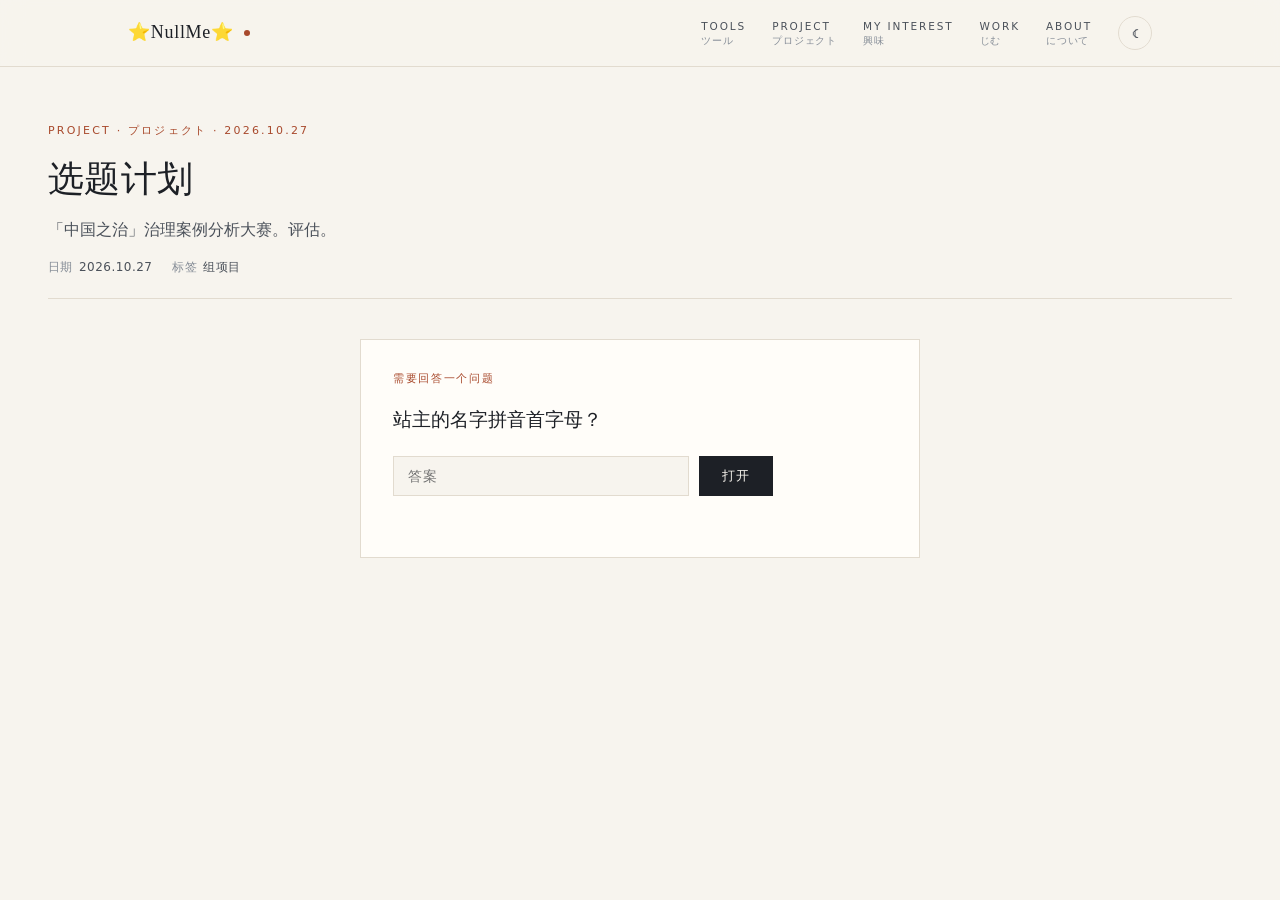
<file: project/zhongguo-zhizhi-topic-plan/index.html>
<!doctype html>
<html lang="zh-CN">
<head>
  <meta charset="utf-8">
  <meta name="viewport" content="width=device-width, initial-scale=1">
  <title>选题计划 · ⭐NullMe⭐</title>
  <meta name="description" content="「中国之治」治理案例分析大赛。评估。">
  <meta property="og:title" content="选题计划 · ⭐NullMe⭐">
  <meta property="og:description" content="「中国之治」治理案例分析大赛。评估。">
  <link rel="icon" href="../../assets/favicon.svg" type="image/svg+xml">
  <link rel="stylesheet" href="../../assets/style.css?v=042d6c4e">
  <script>
    (function () {
      try {
        var t = localStorage.getItem('theme');
        if (!t) t = matchMedia('(prefers-color-scheme: dark)').matches ? 'dark' : 'light';
        document.documentElement.setAttribute('data-theme', t);
      } catch (e) {}
      document.documentElement.classList.add('js');
    })();
  </script>
</head>
<body>
  <a class="sr-only" href="#main">跳到正文</a>
  <header class="nav">
    <div class="wrap nav-inner">
      <a class="brand" href="../../index.html">⭐NullMe⭐<span class="brand-dot"></span></a>
      <nav class="nav-links">
        <a href="../../tools/"><span class="nav-en">TOOLS</span><span class="nav-jp">ツール</span></a>
        <a href="../../project/"><span class="nav-en">PROJECT</span><span class="nav-jp">プロジェクト</span></a>
        <a href="../../myinterest/"><span class="nav-en">MY INTEREST</span><span class="nav-jp">興味</span></a>
        <a href="../../work/"><span class="nav-en">WORK</span><span class="nav-jp">じむ</span></a>
        <a href="../../about.html"><span class="nav-en">ABOUT</span><span class="nav-jp">について</span></a>
        <button class="theme-toggle" type="button" data-theme-toggle aria-label="切换深浅色">
          <span class="icon-sun" aria-hidden="true">☀</span><span class="icon-moon" aria-hidden="true">☾</span>
        </button>
      </nav>
    </div>
  </header>
  <main id="main">

<div class="wrap wrap-doc">
  <header class="doc-head">
    <p class="post-kicker">PROJECT · プロジェクト · 2026.10.27</p>
    <h1>选题计划</h1>
    <p class="post-lead">「中国之治」治理案例分析大赛。评估。</p>
    <ul class="post-meta"><li><span>日期</span><b>2026.10.27</b></li>
          <li><span>标签</span><b>组项目</b></li></ul>
  </header>
  
      <div class="gate" data-src="../../gated/zhongguo-zhizhi-topic-plan.enc" data-q="站主的名字拼音首字母？" data-days="7">
        <p class="gate-label">需要回答一个问题</p>
        <p class="gate-q">站主的名字拼音首字母？</p>
        <form class="gate-form" autocomplete="off">
          <input class="gate-input" type="text" name="answer" placeholder="答案" aria-label="答案" required>
          <button class="gate-btn" type="submit">打开</button>
        </form>
        <p class="gate-msg" role="status"></p>
      </div>
      <div class="gate-out" hidden></div>
  
</div>
  </main>
  <script src="../../assets/app.js?v=eeaba5bd" defer></script>
</body>
</html>
</file>
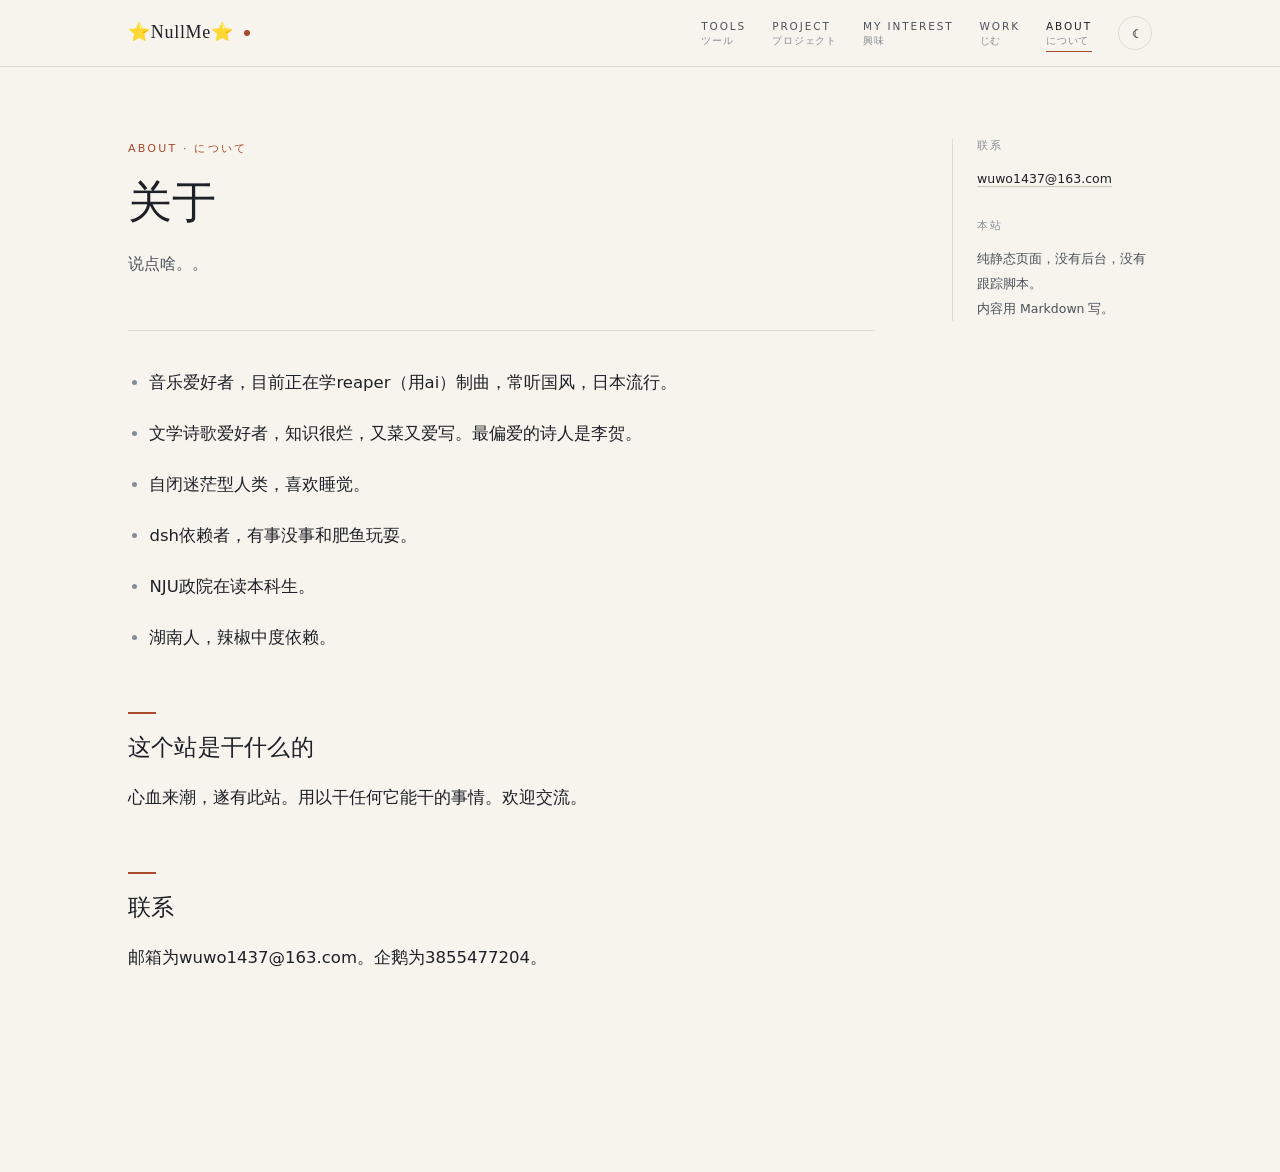
<file: about.html>
<!doctype html>
<html lang="zh-CN">
<head>
  <meta charset="utf-8">
  <meta name="viewport" content="width=device-width, initial-scale=1">
  <title>关于 · ⭐NullMe⭐</title>
  <meta name="description" content="说点啥。。">
  <meta property="og:title" content="关于 · ⭐NullMe⭐">
  <meta property="og:description" content="说点啥。。">
  <link rel="icon" href="assets/favicon.svg" type="image/svg+xml">
  <link rel="stylesheet" href="assets/style.css?v=042d6c4e">
  <script>
    (function () {
      try {
        var t = localStorage.getItem('theme');
        if (!t) t = matchMedia('(prefers-color-scheme: dark)').matches ? 'dark' : 'light';
        document.documentElement.setAttribute('data-theme', t);
      } catch (e) {}
      document.documentElement.classList.add('js');
    })();
  </script>
</head>
<body>
  <a class="sr-only" href="#main">跳到正文</a>
  <header class="nav">
    <div class="wrap nav-inner">
      <a class="brand" href="index.html">⭐NullMe⭐<span class="brand-dot"></span></a>
      <nav class="nav-links">
        <a href="tools/"><span class="nav-en">TOOLS</span><span class="nav-jp">ツール</span></a>
        <a href="project/"><span class="nav-en">PROJECT</span><span class="nav-jp">プロジェクト</span></a>
        <a href="myinterest/"><span class="nav-en">MY INTEREST</span><span class="nav-jp">興味</span></a>
        <a href="work/"><span class="nav-en">WORK</span><span class="nav-jp">じむ</span></a>
        <a href="about.html" class="is-active" aria-current="page"><span class="nav-en">ABOUT</span><span class="nav-jp">について</span></a>
        <button class="theme-toggle" type="button" data-theme-toggle aria-label="切换深浅色">
          <span class="icon-sun" aria-hidden="true">☀</span><span class="icon-moon" aria-hidden="true">☾</span>
        </button>
      </nav>
    </div>
  </header>
  <main id="main">

<div class="wrap">
  <div class="post-layout">
    <article class="post">
      <header class="post-head">
        <p class="post-kicker">ABOUT · について</p>
        <h1>关于</h1>
        <p class="post-lead">说点啥。。</p>
      </header>
      <div class="prose"><ul><li>音乐爱好者，目前正在学reaper（用ai）制曲，常听国风，日本流行。</li></ul>
<ul><li>文学诗歌爱好者，知识很烂，又菜又爱写。最偏爱的诗人是李贺。</li></ul>
<ul><li>自闭迷茫型人类，喜欢睡觉。</li></ul>
<ul><li>dsh依赖者，有事没事和肥鱼玩耍。</li></ul>
<ul><li>NJU政院在读本科生。</li></ul>
<ul><li>湖南人，辣椒中度依赖。</li></ul>
<h2 id="这个站是干什么的">这个站是干什么的</h2>
<p>心血来潮，遂有此站。用以干任何它能干的事情。欢迎交流。</p>
<h2 id="联系">联系</h2>
<p>邮箱为wuwo1437@163.com。企鹅为3855477204。</p></div>
    </article>
    <aside class="about-side">
      <h3>联系</h3><p><a href="mailto:wuwo1437@163.com">wuwo1437@163.com</a></p>
      
      <h3 style="margin-top:28px">本站</h3>
      <p>纯静态页面，没有后台，没有跟踪脚本。<br>内容用 Markdown 写。</p>
    </aside>
  </div>
</div>
  </main>
  <script src="assets/app.js?v=eeaba5bd" defer></script>
</body>
</html>
</file>
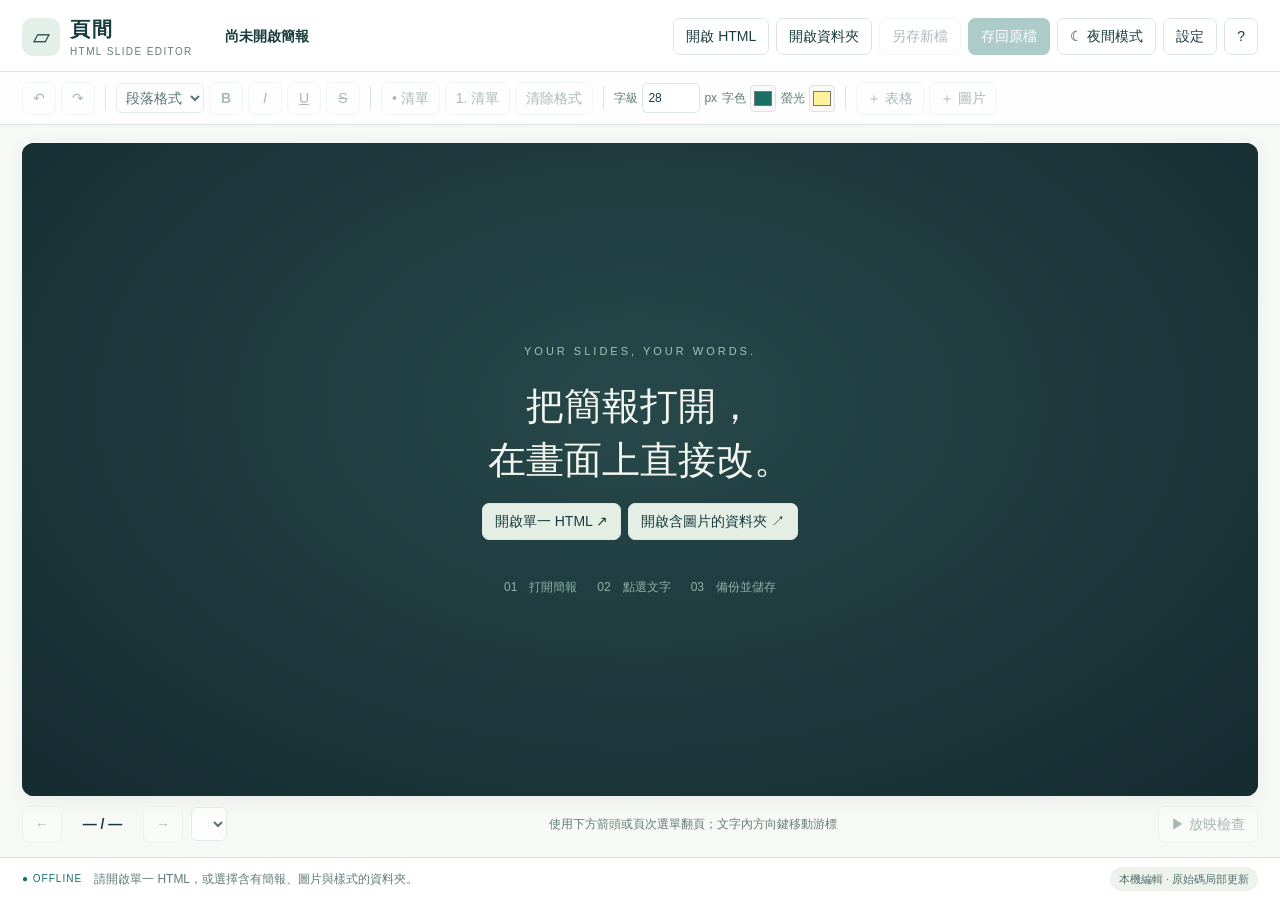
<file: tools/deck-editor.html>
<!DOCTYPE html>
<html lang="zh-Hant"><head><meta charset="UTF-8"><meta name="viewport" content="width=device-width,initial-scale=1"><title>頁間 · HTML 簡報編輯器</title><style>
:root{color-scheme:light;--ink:#183b3c;--teal:#176f68;--line:#dce5e3;--muted:#637b79;--paper:#f7f9f6;--surface:#fff;--soft:#fdfefd} :root[data-theme=dark]{color-scheme:dark;--ink:#d7e8e3;--teal:#52b9a8;--line:#35504e;--muted:#9bb4ae;--paper:#142326;--surface:#1d3436;--soft:#203b3d}*{box-sizing:border-box}body{margin:0;font:14px/1.5 "Segoe UI","Microsoft JhengHei",sans-serif;color:var(--ink);background:var(--paper);height:100vh;display:flex;flex-direction:column}button,select,input{font:inherit}button{border:1px solid var(--line);background:var(--surface);color:var(--ink);border-radius:7px;padding:7px 12px;cursor:pointer;white-space:nowrap}button:hover:not(:disabled){background:#e8f2ee;border-color:#a4c3bc}button:focus-visible,select:focus-visible,input:focus-visible{outline:3px solid #72b9ac;outline-offset:2px}button:disabled{opacity:.35;cursor:default}button.primary{background:var(--teal);color:white;border-color:var(--teal)}button.primary:hover:not(:disabled){background:#0c5a54}.top{display:flex;align-items:center;gap:18px;padding:14px 22px 12px;border-bottom:1px solid var(--line);background:white}.brand{display:flex;align-items:center;gap:10px;min-width:185px}.mark{background:#e2f0e8;border-radius:10px;width:38px;height:38px;display:grid;place-items:center;font-size:22px}.brand strong{font-size:20px;font-weight:650;letter-spacing:2px}.brand small{display:block;font-size:10px;letter-spacing:1.4px;color:var(--muted)}.fileinfo{flex:1;min-width:80px}#filename{display:block;max-width:330px;overflow:hidden;text-overflow:ellipsis;white-space:nowrap;font-weight:600}#dirty{font-size:11px;color:var(--muted)}.actions{display:flex;gap:7px;flex-wrap:wrap}.tools{display:flex;align-items:center;gap:5px;flex-wrap:wrap;background:#fdfefd;padding:9px 22px;border-bottom:1px solid var(--line);min-height:53px}.tools button{padding:5px 10px;min-width:34px}.tools .sep{height:24px;border-left:1px solid var(--line);margin:0 5px}.tools select{max-width:110px}.tools select,.tools input[type=number]{padding:5px;border:1px solid var(--line);border-radius:5px;background:white;color:var(--ink)}.tools input[type=number]{width:58px}.tools input[type=color]{width:26px;height:27px;cursor:pointer;padding:1px;border:1px solid var(--line);border-radius:4px}.tools label{display:flex;gap:4px;align-items:center;font-size:12px;color:var(--muted)}.tools.inactive{opacity:.4;pointer-events:none}.workspace{flex:1;min-height:150px;padding:18px 22px 14px;display:flex;flex-direction:column;gap:10px}.canvas{position:relative;flex:1;min-height:0;background:#172c30;border-radius:12px;overflow:hidden;box-shadow:0 5px 20px #112a3410}iframe{width:100%;height:100%;border:0;display:block;background:white}iframe[hidden]{display:none}.welcome{height:100%;min-height:200px;display:flex;flex-direction:column;align-items:center;justify-content:center;text-align:center;padding:30px;background:radial-gradient(ellipse at 50% 40%,#27484a,#142b30);color:#f3f7ef}.welcome[hidden]{display:none}.welcome .eyebrow{font-size:11px;letter-spacing:3px;color:#a6c4b8;margin-bottom:20px}.welcome h1{font-size:clamp(26px,3vw,42px);font-weight:550;line-height:1.4;margin:0 0 16px}.welcome p{margin:0 0 28px;color:#b6cec7;line-height:1.9}.welcome .actions{justify-content:center}.welcome button{background:#e4eee5}.hints{display:flex;gap:20px;margin-top:38px;font-size:12px;color:#8fb0a7}.nav{display:flex;align-items:center;justify-content:space-between;gap:12px}.page-controls{display:flex;align-items:center;gap:8px}#page{min-width:65px;text-align:center;font-variant-numeric:tabular-nums;font-weight:600}#pageSelect{border:1px solid var(--line);border-radius:6px;padding:7px;background:white;color:var(--ink)}.nav-hint{font-size:12px;color:var(--muted);flex:1;text-align:center}.footer{background:white;border-top:1px solid var(--line);padding:9px 22px;display:flex;align-items:center;gap:12px;min-height:40px}.footer #status{flex:1;font-size:12px;color:var(--muted);overflow-wrap:anywhere}.footer #status.error{color:#a3472d}.offline{font-size:10px;white-space:nowrap;letter-spacing:1px;color:var(--teal)}dialog{max-width:620px;width:calc(100% - 40px);padding:26px;border:1px solid var(--line);border-radius:14px;box-shadow:0 30px 100px #102c3440;color:var(--ink)}dialog::backdrop{background:#102b3277}dialog h2{margin:0 0 18px;font-size:22px}dialog p,dialog li{color:#516a66;line-height:1.8}dialog .end{display:flex;justify-content:flex-end;gap:8px;margin-top:20px}#htmlChoices{display:flex;flex-direction:column;gap:8px;max-height:50vh;overflow:auto}#htmlChoices button{text-align:left;overflow-wrap:anywhere;white-space:normal}dialog input{padding:7px;border:1px solid var(--line);border-radius:5px;width:65px}.pill{font-size:11px;background:#edf3ec;border-radius:20px;padding:4px 9px;color:#527169}@media(max-width:1000px){.top{flex-wrap:wrap;gap:10px;padding:10px 14px}.brand{min-width:160px}.top>.actions{margin-left:auto}.tools{padding:8px 14px}.workspace{padding:10px}.nav-hint{display:none}.footer{padding:8px 12px}}@media(max-width:650px){.brand small,.pill{display:none}.brand{min-width:auto}.brand strong{font-size:17px}.top>.actions{width:100%;justify-content:space-between}.top button{padding:6px 9px}.hints{display:none}.welcome{padding:20px}.tools{gap:3px}.tools .sep{margin:0 2px}}
:root[data-theme=dark] body,:root[data-theme=dark] .top,:root[data-theme=dark] .tools,:root[data-theme=dark] .footer{background:var(--surface);color:var(--ink)}:root[data-theme=dark] .welcome{background:radial-gradient(ellipse at 50% 40%,#31595b,#101d20)}:root[data-theme=dark] .pill{background:#294542;color:#b7d5cc}:root[data-theme=dark] .nav-hint{color:var(--muted)}:root[data-theme=dark] .tools select,:root[data-theme=dark] .tools input[type=number],:root[data-theme=dark] #pageSelect{background:var(--surface);color:var(--ink)}
</style></head><body>
<header class="top"><div class="brand"><div class="mark">▱</div><div><strong>頁間</strong><small>HTML SLIDE EDITOR</small></div></div><div class="fileinfo"><span id="filename">尚未開啟簡報</span><span id="dirty"></span></div><div class="actions"><button id="openFile">開啟 HTML</button><button id="openFolder">開啟資料夾</button><button id="saveAs" data-needs disabled>另存新檔</button><button id="saveOriginal" class="primary" data-needs disabled>存回原檔</button><button id="themeToggle" title="切換日間／夜間模式">☾ 夜間模式</button><button id="settings" title="儲存設定">設定</button><button id="help" title="使用說明">?</button></div></header>
<div id="tools" class="tools" role="toolbar" aria-label="文字與內容格式">
<button data-needs data-cmd="undo" title="撤銷 Ctrl+Z">↶</button><button data-needs data-cmd="redo" title="重做 Ctrl+Y">↷</button><span class="sep"></span>
<select id="block" data-needs aria-label="段落格式"><option value="">段落格式</option><option value="P">一般段落</option><option value="H1">標題 1</option><option value="H2">標題 2</option><option value="H3">標題 3</option><option value="H4">標題 4</option><option value="H5">標題 5</option><option value="H6">標題 6</option><option value="BLOCKQUOTE">引用</option></select>
<button data-needs data-cmd="bold" title="粗體 Ctrl+B"><b>B</b></button><button data-needs data-cmd="italic" title="斜體 Ctrl+I"><i>I</i></button><button data-needs data-cmd="underline" title="底線 Ctrl+U"><u>U</u></button><button data-needs data-cmd="strikeThrough" title="刪除線"><s>S</s></button><span class="sep"></span>
<button data-needs data-cmd="insertUnorderedList" title="項目符號清單">• 清單</button><button data-needs data-cmd="insertOrderedList" title="編號清單">1. 清單</button><button data-needs data-cmd="clearFormat" title="清除文字格式，恢復一般文字">清除格式</button><span class="sep"></span>
<label>字級 <input id="fontSize" data-needs type="number" value="28" min="8" max="240" aria-label="字級 px"> px</label><label>字色 <input id="foreColor" data-needs type="color" value="#176f68" aria-label="文字顏色"></label><label>螢光 <input id="backColor" data-needs type="color" value="#fff29b" aria-label="螢光底色"></label><span class="sep"></span>
<button id="insertTable" data-needs>＋ 表格</button><button id="insertImage" data-needs>＋ 圖片</button></div>
<main class="workspace"><div class="canvas"><div id="welcome" class="welcome"><div class="eyebrow">YOUR SLIDES, YOUR WORDS.</div><h1>把簡報打開，<br>在畫面上直接改。</h1><div class="actions"><button onclick="document.getElementById('openFile').click()">開啟單一 HTML ↗</button><button onclick="document.getElementById('openFolder').click()">開啟含圖片的資料夾 ↗</button></div><div class="hints"><span>01　打開簡報</span><span>02　點選文字</span><span>03　備份並儲存</span></div></div><iframe id="preview" title="簡報編輯畫面" sandbox="allow-scripts allow-modals" hidden></iframe></div>
<div class="nav"><div class="page-controls"><button id="prev" data-needs title="上一頁">←</button><span id="page">— / —</span><button id="next" data-needs title="下一頁">→</button><select id="pageSelect" data-needs aria-label="跳到指定頁"></select></div><span class="nav-hint">使用下方箭頭或頁次選單翻頁；文字內方向鍵移動游標</span><button id="mode" data-needs>▶ 放映檢查</button></div></main>
<footer class="footer"><span class="offline">● OFFLINE</span><span id="status" role="status">請開啟單一 HTML，或選擇含有簡報、圖片與樣式的資料夾。</span><span class="pill">本機編輯 · 原始碼局部更新</span></footer>
<input id="fileInput" type="file" accept=".html,.htm" hidden><input id="folderInput" type="file" webkitdirectory multiple hidden><input id="imageInput" type="file" accept="image/png,image/jpeg,image/webp,image/gif" hidden>
<dialog id="chooseDialog"><h2>選擇要編輯的簡報</h2><p>已讀取整個資料夾，請選擇其中一個 HTML。</p><div id="htmlChoices"></div><div class="end"><button data-close>取消</button></div></dialog>
<dialog id="settingsDialog"><h2>儲存與顯示設定</h2><label><input id="backupEnabled" type="checkbox"> 存回原檔前建立備份</label><p>預設不備份；開啟後會在原 HTML 旁建立 <code>HTMLeditor-backups</code> 資料夾。單檔開啟時，第一次存回會使用原檔所在資料夾。</p><div class="end"><button data-close>取消</button><button id="saveSettings" class="primary">儲存設定</button></div></dialog>
<dialog id="tableDialog"><h2>插入表格</h2><p>先點選要插入的位置，再設定表格大小。表格會插入目前文字區塊。</p><label>列數 <input id="rows" type="number" value="3" min="1" max="20"></label>　<label>欄數 <input id="cols" type="number" value="3" min="1" max="12"></label><div class="end"><button data-close>取消</button><button id="makeTable" class="primary">插入表格</button></div></dialog>
<dialog id="helpDialog"><h2>幾個字，直接在頁面上改。</h2><ol><li><b>開啟：</b>只有一個檔案用「開啟 HTML」。圖片、CSS 在旁邊時用「開啟資料夾」，選含有 HTML 的最上層資料夾。</li><li><b>編輯：</b>點文字或拖選文字，再使用工具列。下方箭頭及頁次選單可翻頁；文字內的方向鍵用來移動游標。清單按 Enter 新增下一項，Shift+Enter 在同一項換行。「清除格式」會移除選取文字的粗體、顏色、底線等行內格式；引用段落可用「一般段落」切回。Ctrl+Z 撤銷、Ctrl+Y 重做。插入圖片會將新圖片內嵌到 HTML，因此會增加檔案大小。</li><li><b>檢查：</b>按「放映檢查」，原本的翻頁鍵和互動便恢復；按「回到編輯」留在同一頁。</li><li><b>儲存：</b>「存回原檔」會使用開啟時的原檔 handle 與原父資料夾；預設不建立備份。到「設定」開啟備份後，才會在原檔旁建立 HTMLeditor-backups 資料夾並先備份再覆寫。另存時請避開原檔名。</li></ol><p><b>顯示：</b>右上角可切換日間／夜間模式；選擇會自動記住。到「設定」可開啟或關閉存回前備份。</p><p><b>存不進去：</b>未授權、檔案唯讀、原檔被其他程式修改、瀏覽器限制寫入，均可改用「另存新檔」。資料夾版的另存檔必須放回原 HTML 同一層，圖片和 CSS 不會複製。</p><p>請使用 Edge。其他瀏覽器或一般 HTTP 網站可能只有「下載另存」功能。支援本工具已辨識的 SLIDES 資料陣列與一般 HTML 文字區塊；canvas 文字、複雜框架產生的內容可能無法編輯。工具列只能編輯來源中已辨識的文字區塊，目前不支援可自由拖曳、獨立於原文字區塊的 PPT 式文字框。未加框的圖表標籤維持原樣。</p><div class="end"><button class="primary" data-close>開始編輯</button></div></dialog>
<script>/* Standalone source-to-preview engine for offline HTML presentations.
 * It deliberately does not execute deck JavaScript. It scans SLIDES literals,
 * annotates only source-backed HTML units, and patches only changed ranges.
 */
(function (root, factory) {
  if (typeof module === 'object' && module.exports) module.exports = factory();
  else root.SourceEngine = factory();
})(typeof globalThis !== 'undefined' ? globalThis : this, function () {
  'use strict';

  class SourceEngineError extends Error {
    constructor(code, message, details) {
      super(message);
      this.name = 'SourceEngineError';
      this.code = code;
      if (details) this.details = details;
    }
  }

  const SCALAR_KEYS = new Set(['title', 'step', 'sub', 'meta', 'kicker', 'cap']);
  const HTML_KEYS = new Set(['html']);
  const VOID = new Set(['area', 'base', 'br', 'col', 'embed', 'hr', 'img', 'input', 'link', 'meta', 'param', 'source', 'track', 'wbr']);
  const BLOCK = new Set(['address', 'article', 'aside', 'blockquote', 'body', 'dd', 'div', 'dl', 'dt', 'fieldset', 'figcaption', 'figure', 'footer', 'form', 'h1', 'h2', 'h3', 'h4', 'h5', 'h6', 'header', 'hr', 'li', 'main', 'nav', 'ol', 'p', 'pre', 'section', 'table', 'tbody', 'td', 'tfoot', 'th', 'thead', 'tr', 'ul']);
  const DYNAMIC_CHART_TEXTS = [
    '死亡 69（2.1%）',
    '重伤 396（12.3%）',
    '轻伤 2,751（85.5%）',
    '其中：无差别伤害　2024 年 1 件 / 5 人受伤',
    '5 人 ＝ 全部的 0.16%',
    '案件：JR 山手线 御徒町—秋叶原 行驶车厢内（2024-01-03，持刀刺伤 5 人）',
    '占比决定不了资源分配，后果结构才决定。',
    '2024 年 10 件，为 2008 年以来最高'
  ];
  const ELIGIBLE = new Set([
    'h1', 'h2', 'h3', 'h4', 'h5', 'h6', 'p', 'li', 'td', 'th', 'figcaption', 'blockquote',
    'div', 'span', 'b', 'strong', 'em', 'i', 'u', 's', 'del', 'ins', 'small', 'big',
    'code', 'mark', 'q', 'cite', 'abbr', 'time', 'sup', 'sub', 'label', 'caption', 'ul', 'ol',
    'button', 'a', 'dt', 'dd'
  ]);

  function fail(code, message, details) { throw new SourceEngineError(code, message, details); }
  function isIdentStart(c) { return !!c && /[A-Za-z_$]/.test(c); }
  function isIdent(c) { return !!c && /[A-Za-z0-9_$]/.test(c); }

  function skipSpace(source, i) {
    while (i < source.length) {
      if (/\s/.test(source[i])) { i++; continue; }
      if (source[i] === '/' && source[i + 1] === '/') {
        i += 2; while (i < source.length && source[i] !== '\n') i++;
        continue;
      }
      if (source[i] === '/' && source[i + 1] === '*') {
        const end = source.indexOf('*/', i + 2);
        if (end < 0) fail('UNTERMINATED_COMMENT', 'Unterminated JavaScript comment.');
        i = end + 2; continue;
      }
      break;
    }
    return i;
  }

  function decodeEscape(source, i, quote) {
    const c = source[i];
    const map = { n: '\n', r: '\r', t: '\t', b: '\b', f: '\f', v: '\v', '0': '\0' };
    if (c === '\n') return { value: '', end: i + 1 };
    if (c === '\r') return { value: '', end: source[i + 1] === '\n' ? i + 2 : i + 1 };
    if (c === 'x') {
      const h = source.slice(i + 1, i + 3);
      if (!/^[0-9a-f]{2}$/i.test(h)) fail('INVALID_ESCAPE', 'Invalid hexadecimal escape in source string.');
      return { value: String.fromCharCode(parseInt(h, 16)), end: i + 3 };
    }
    if (c === 'u') {
      if (source[i + 1] === '{') {
        const close = source.indexOf('}', i + 2);
        const h = source.slice(i + 2, close < 0 ? source.length : close);
        if (close < 0 || !/^[0-9a-f]+$/i.test(h)) fail('INVALID_ESCAPE', 'Invalid Unicode code-point escape in source string.');
        return { value: String.fromCodePoint(parseInt(h, 16)), end: close + 1 };
      }
      const h = source.slice(i + 1, i + 5);
      if (!/^[0-9a-f]{4}$/i.test(h)) fail('INVALID_ESCAPE', 'Invalid Unicode escape in source string.');
      return { value: String.fromCharCode(parseInt(h, 16)), end: i + 5 };
    }
    return { value: Object.prototype.hasOwnProperty.call(map, c) ? map[c] : c, end: i + 1 };
  }

  /** Parse one JS string literal and retain a decoded-index -> raw-index map. */
  function parseLiteral(source, start) {
    const quote = source[start];
    if (!['"', "'", '`'].includes(quote)) fail('EXPECTED_STRING', 'Expected a quoted JavaScript string.', { start });
    let i = start + 1, value = '';
    const map = [i];
    while (i < source.length) {
      const c = source[i];
      if (c === quote) {
        return { quote, start, end: i + 1, contentStart: start + 1, contentEnd: i, value, map };
      }
      if (quote === '`' && c === '$' && source[i + 1] === '{') {
        fail('INTERPOLATION_UNSUPPORTED', 'Template interpolation (${...}) is unsupported because source must remain static.', { start, offset: i });
      }
      if (c === '\\') {
        const escaped = decodeEscape(source, i + 1, quote);
        for (let n = 0; n < escaped.value.length; n++) map.push(i);
        value += escaped.value;
        i = escaped.end;
        map[value.length] = i;
      } else {
        value += c;
        i++;
        map[value.length] = i;
      }
    }
    fail('UNTERMINATED_STRING', 'Unterminated JavaScript string literal.', { start });
  }

  function findMatching(source, start, open, close) {
    let depth = 0, i = start;
    while (i < source.length) {
      const c = source[i];
      if (c === '"' || c === "'" || c === '`') { i = parseLiteral(source, i).end; continue; }
      if (c === '/' && source[i + 1] === '/') { i += 2; while (i < source.length && source[i] !== '\n') i++; continue; }
      if (c === '/' && source[i + 1] === '*') { const e = source.indexOf('*/', i + 2); if (e < 0) fail('UNTERMINATED_COMMENT', 'Unterminated JavaScript comment.'); i = e + 2; continue; }
      if (c === open) depth++;
      else if (c === close && --depth === 0) return i;
      i++;
    }
    fail('UNBALANCED_SOURCE', `Unbalanced ${open}${close} in source.`, { start });
  }

  function findSlides(source) {
    const re = /(?:const|let|var)\s+SLIDES\s*=\s*/g;
    const m = re.exec(source);
    if (!m) return null;
    const arrayStart = source.indexOf('[', re.lastIndex);
    if (arrayStart < 0) fail('INVALID_SLIDES', 'SLIDES declaration has no array.');
    return { start: arrayStart, end: findMatching(source, arrayStart, '[', ']') };
  }

  function parseObjectProperties(source, start, end, slideIndex) {
    const out = [];
    let i = start + 1;
    while (i < end) {
      i = skipSpace(source, i);
      if (i >= end || source[i] === '}') break;
      if (source[i] === ',') { i++; continue; }
      if (!isIdentStart(source[i])) {
        // Skip a spread or an unexpected expression without executing it.
        const next = source.indexOf(',', i);
        i = next < 0 || next > end ? end : next + 1;
        continue;
      }
      const keyStart = i++;
      while (i < end && isIdent(source[i])) i++;
      const key = source.slice(keyStart, i);
      i = skipSpace(source, i);
      if (source[i] !== ':') {
        while (i < end && source[i] !== ',') i++;
        continue;
      }
      i = skipSpace(source, i + 1);
      if (source[i] === '"' || source[i] === "'" || source[i] === '`') {
        const literal = parseLiteral(source, i);
        out.push({ key, slide: slideIndex, literal });
        i = literal.end;
      } else {
        // Skip non-string values, respecting nested structures and strings.
        let depth = 0;
        while (i < end) {
          const c = source[i];
          if (c === '"' || c === "'" || c === '`') { i = parseLiteral(source, i).end; continue; }
          if ('([{'.includes(c)) depth++;
          else if (')]}'.includes(c)) { if (depth === 0) break; depth--; }
          if (depth === 0 && c === ',') break;
          i++;
        }
      }
      i = skipSpace(source, i);
      if (source[i] === ',') i++;
    }
    return out;
  }

  function parseSlides(source, range) {
    const entries = [];
    let i = range.start + 1, slideIndex = 0;
    while (i < range.end) {
      i = skipSpace(source, i);
      if (i >= range.end) break;
      if (source[i] === ',') { i++; continue; }
      if (source[i] !== '{') {
        const next = source.indexOf(',', i);
        i = next < 0 ? range.end : next + 1;
        continue;
      }
      const end = findMatching(source, i, '{', '}');
      entries.push({ start: i, end: end + 1, index: slideIndex++, props: parseObjectProperties(source, i, end, slideIndex - 1) });
      i = end + 1;
    }
    return entries;
  }

  function parseTagEnd(html, start) {
    let quote = null;
    for (let i = start; i < html.length; i++) {
      const c = html[i];
      if (quote) { if (c === quote) quote = null; continue; }
      if (c === '"' || c === "'") { quote = c; continue; }
      if (c === '>') return i + 1;
    }
    return -1;
  }

  function parseHTML(html) {
    const root = { type: 'root', start: 0, end: html.length, children: [], parent: null };
    const stack = [root];
    let i = 0;
    while (i < html.length) {
      if (html[i] !== '<') {
        const next = html.indexOf('<', i);
        const end = next < 0 ? html.length : next;
        if (end > i) stack[stack.length - 1].children.push({ type: 'text', start: i, end, parent: stack[stack.length - 1] });
        i = end; continue;
      }
      if (html.startsWith('<!--', i)) {
        const end = html.indexOf('-->', i + 4);
        i = end < 0 ? html.length : end + 3; continue;
      }
      const end = parseTagEnd(html, i + 1);
      if (end < 0) {
        stack[stack.length - 1].children.push({ type: 'text', start: i, end: html.length, parent: stack[stack.length - 1] });
        break;
      }
      const token = html.slice(i, end);
      const close = /^<\s*\/\s*([A-Za-z][\w:-]*)/.exec(token);
      if (close) {
        const tag = close[1].toLowerCase();
        let at = stack.length - 1;
        while (at > 0 && stack[at].tag !== tag) at--;
        if (at > 0) {
          const node = stack[at];
          node.closeStart = i; node.closeEnd = end; node.end = end;
          stack.length = at;
        }
        i = end; continue;
      }
      const open = /^<\s*([A-Za-z][\w:-]*)/.exec(token);
      if (!open || /^<!/.test(token) || /^<\?/.test(token)) { i = end; continue; }
      const tag = open[1].toLowerCase();
      const node = { type: 'element', tag, start: i, openEnd: end, openNameEnd: i + open[0].length, end, closeStart: end, children: [], parent: stack[stack.length - 1] };
      stack[stack.length - 1].children.push(node);
      const selfClose = /\/\s*>$/.test(token) || VOID.has(tag);
      if (!selfClose) stack.push(node);
      i = end;
    }
    function closeOpen(n) { if (n.type === 'element') { if (n.closeStart == null) n.closeStart = n.end = html.length; n.children.forEach(closeOpen); } else if (n.children) n.children.forEach(closeOpen); }
    closeOpen(root);
    return root;
  }

  function hasDirectText(node, html) {
    return node.children.some(c => c.type === 'text' && /\S/.test(html.slice(c.start, c.end)));
  }
  function hasNestedBlock(node) {
    let found = false;
    function walk(n) {
      for (const c of n.children || []) if (c.type === 'element') {
        if (c !== node && BLOCK.has(c.tag)) found = true;
        walk(c);
      }
    }
    walk(node);
    return found;
  }
  function hasButtonDescendant(node) {
    let found = false;
    function walk(n) { for (const c of n.children || []) if (c.type === 'element') { if (c.tag === 'button') found = true; walk(c); } }
    walk(node); return found;
  }
  function hasAttribute(node, html, name) {
    return new RegExp(`\\b${name}\\s*(?:=|\\s|>)`, 'i').test(html.slice(node.start, node.openEnd));
  }
  function candidateNodes(root, html) {
    const all = [];
    function walk(n) {
      for (const c of n.children || []) if (c.type === 'element') {
        const textGroup = c.tag === 'div' && hasAttribute(c, html, 'data-editor-textgroup');
        if (textGroup || (ELIGIBLE.has(c.tag) && (hasDirectText(c, html) || c.tag === 'ul' || c.tag === 'ol') && (c.tag === 'ul' || c.tag === 'ol' || !hasNestedBlock(c)))) all.push(c);
        walk(c);
      }
    }
    walk(root);
    // Prefer the outer editable paragraph, including text around inline buttons.
    return all.filter(n => {
      let ancestor = n.parent;
      while (ancestor && ancestor.type !== 'root') {
        if (all.includes(ancestor)) return false;
        ancestor = ancestor.parent;
      }
      return true;
    });
  }

  function stripHeAttributes(html) {
    return String(html).replace(/\sdata-he-[\w:-]+(?:\s*=\s*(?:"[^"]*"|'[^']*'|[^\s>]+))?/gi, '');
  }
  function cleanHTML(html) { return stripHeAttributes(String(html)); }
  function encodeString(value, quote) {
    let out = '';
    for (let i = 0; i < value.length; i++) {
      const c = value[i];
      if (c === '\\') out += '\\\\';
      else if (c === quote) out += '\\' + c;
      else if (c === '\n') out += '\\n';
      else if (c === '\r') out += '\\r';
      else if (c === '\t') out += '\\t';
      else if (c === '\b') out += '\\b';
      else if (c === '\f') out += '\\f';
      else if (c === '\u2028') out += '\\u2028';
      else if (c === '\u2029') out += '\\u2029';
      else if (quote === '`' && c === '`') out += '\\`';
      else if (quote === '`' && c === '$' && value[i + 1] === '{') out += '\\$';
      else out += c;
    }
    return out;
  }
  function rawBoundary(literal, decodedOffset) {
    const n = Math.max(0, Math.min(decodedOffset, literal.value.length));
    return literal.map[n] == null ? literal.contentEnd : literal.map[n];
  }
  function applyReplacements(source, reps) {
    const sorted = reps.slice().sort((a, b) => b.start - a.start || b.end - a.end);
    let last = source.length;
    for (const r of sorted) {
      if (r.start < 0 || r.end < r.start || r.end > source.length || r.end > last) fail('OVERLAPPING_PATCH', 'Source unit ranges overlap or are invalid.', r);
      last = r.start;
    }
    let out = source;
    for (const r of sorted) out = out.slice(0, r.start) + r.text + out.slice(r.end);
    return out;
  }

  function annotateHTMLValue(value, literal, property, context, nextId) {
    const tree = parseHTML(value);
    const nodes = candidateNodes(tree, value);
    const units = [];
    const inserts = [];
    for (const node of nodes) {
      const id = nextId();
      const mode = 'outer';
      const decodedStart = mode === 'outer' ? node.start : node.openEnd;
      const decodedEnd = mode === 'outer' ? node.end : node.closeStart;
      const start = rawBoundary(literal, decodedStart);
      const end = rawBoundary(literal, decodedEnd);
      const original = value.slice(decodedStart, decodedEnd);
      const outer = value.slice(node.start, node.end);
      units.push({ id, start, end, original, baseline: outer, encoding: literal.quote, mode, kind: 'html', property, slide: context.slide, literalStart: literal.start, literalEnd: literal.end });
      // Insert before the opening tag's >. Using the raw map keeps huge image
      // and base64 payload bytes byte-for-byte identical.
      const attrAt = rawBoundary(literal, node.openNameEnd);
      inserts.push({ start: attrAt, end: attrAt, text: encodeString(` data-he-unit="${id}" data-he-kind="html"`, literal.quote) });
    }
    return { units, replacements: inserts };
  }

  function annotateDynamicChart(source, nextId) {
    const units = [], replacements = [], seen = new Set();
    const add = (start, end, openStart, openEnd, existingId, runtime=false) => {
      if (start < 0 || end <= start || seen.has(start)) return;
      const original = source.slice(start, end);
      const id = existingId == null ? nextId() : Number(existingId);
      seen.add(start);
      units.push({ id, start, end, original, baseline: original, encoding: null, mode: 'chart', kind: 'chart', property: 'chartText', slide: null, literalStart: null, literalEnd: null, markerAt: runtime ? null : openEnd });
      if (existingId == null && !runtime) replacements.push({ start: openEnd, end: openEnd, text: ` data-he-unit="${id}" data-he-kind="chart"` });
    };
    const marked = /<text\b([^>]*)\bdata-he-unit=["'](\d+)["'][^>]*\bdata-he-kind=["']chart["'][^>]*>([\s\S]*?)<\/text>/gi;
    let m;
    while ((m = marked.exec(source))) {
      const start = m.index + m[0].indexOf('>') + 1;
      add(start, start + m[3].length, m.index, start - 1, m[2]);
    }
    for (const text of DYNAMIC_CHART_TEXTS) {
      let from = 0;
      while (true) {
        const start = source.indexOf(text, from);
        if (start < 0) break;
        const lineStart = source.lastIndexOf('\n', start) + 1;
        const line = source.slice(lineStart, start);
        const open = source.lastIndexOf('<text', start);
        const close = open < 0 ? -1 : source.indexOf('>', open);
        const direct = open >= 0 && close >= 0 && close < start && !source.slice(close + 1, start).includes('`');
        const already = open >= 0 && close >= 0 && /data-he-unit\s*=|data-he-kind\s*=/.test(source.slice(open, close));
        if (!already) add(start, start + text.length, open, close, null, !direct);
        from = start + text.length;
      }
    }
    return { units, replacements };
  }

  function annotateScalarValue(value, literal, property, context, nextId) {
    if (!value || !/\S/.test(value)) return { units: [], replacements: [] };
    const id = nextId();
    const units = [{ id, start: literal.contentStart, end: literal.contentEnd, original: value, baseline: value, encoding: literal.quote, mode: 'scalar', kind: 'scalar', property, slide: context.slide, literalStart: literal.start, literalEnd: literal.end }];
    const wrapped = `<span data-he-unit="${id}" data-he-kind="scalar">${value}</span>`;
    return { units, replacements: [{ start: literal.contentStart, end: literal.contentEnd, text: encodeString(wrapped, literal.quote) }] };
  }

  function detectStaticHTML(source) {
    return /^\s*(?:<!doctype\s+html\b|<html\b)/i.test(source) || (/<body\b/i.test(source) && !findSlides(source));
  }

  function prepareSlides(source, slideRange) {
    const slides = parseSlides(source, slideRange);
    const records = [];
    for (const slide of slides) for (const prop of slide.props) {
      if (SCALAR_KEYS.has(prop.key) || HTML_KEYS.has(prop.key)) records.push(prop);
    }
    records.sort((a, b) => a.literal.start - b.literal.start);
    let id = 1;
    const units = [], replacements = [];
    for (const prop of records) {
      const context = { slide: prop.slide };
      const result = HTML_KEYS.has(prop.key)
        ? annotateHTMLValue(prop.literal.value, prop.literal, prop.key, context, () => id++)
        : annotateScalarValue(prop.literal.value, prop.literal, prop.key, context, () => id++);
      units.push(...result.units); replacements.push(...result.replacements);
    }
    const dynamic = annotateDynamicChart(source, () => id++);
    units.push(...dynamic.units); replacements.push(...dynamic.replacements);
    let preview = applyReplacements(source, replacements);
    const chartMap = dynamic.units.map(u => [u.original, u.id]);
    if (chartMap.length) {
      const payload = JSON.stringify(chartMap).replace(/</g, '\\u003c');
      const markerScript = `<script>(function(){const M=${payload};const mark=()=>{for(const t of document.querySelectorAll('svg text')){if(t.dataset.heUnit)continue;const hit=M.find(x=>x[0]===t.textContent);if(hit){t.dataset.heUnit=String(hit[1]);t.dataset.heKind='chart';}}};new MutationObserver(mark).observe(document.documentElement,{childList:true,subtree:true});if(document.readyState==='loading')document.addEventListener('DOMContentLoaded',mark);else mark();})();<\/script>`;
      preview = /<\/body>/i.test(preview) ? preview.replace(/<\/body>/i, markerScript + '</body>') : preview + markerScript;
    }
    return { preview, units, kind: 'slides' };
  }

  function prepareStatic(source) {
    const tree = parseHTML(source);
    const nodes = candidateNodes(tree, source);
    let id = 1; const units = []; const replacements = [];
    for (const node of nodes) {
      const mode = 'outer';
      const start = mode === 'outer' ? node.start : node.openEnd;
      const end = mode === 'outer' ? node.end : node.closeStart;
      const original = source.slice(start, end);
      units.push({ id: id++, start, end, original, baseline: source.slice(node.start, node.end), encoding: null, mode, kind: 'html', property: null, slide: null });
      replacements.push({ start: node.openNameEnd, end: node.openNameEnd, text: ` data-he-unit="${id - 1}" data-he-kind="html"` });
    }
    return { preview: applyReplacements(source, replacements), units, kind: 'html' };
  }

  let cachedSource = null, cachedPrepared = null;
  function prepare(source) {
    if (typeof source !== 'string') fail('INVALID_SOURCE', 'SourceEngine.prepare expects a source string.');
    if (source === cachedSource && cachedPrepared) return cachedPrepared;
    const slides = findSlides(source);
    let result;
    if (slides) result = prepareSlides(source, slides);
    else if (detectStaticHTML(source)) result = prepareStatic(source);
    else fail('UNSUPPORTED_SOURCE', 'Unsupported source: expected a SLIDES array or standalone HTML document.');
    cachedSource = source; cachedPrepared = result; return result;
  }

  function extractInner(edited) {
    const clean = cleanHTML(edited);
    const m = /^\s*<([A-Za-z][\w:-]*)\b[^>]*>([\s\S]*)<\/\1>\s*$/i.exec(clean);
    return m ? m[2] : clean;
  }
  function extractScalar(edited) {
    const clean = cleanHTML(edited);
    const m = /^\s*<span\b[^>]*>([\s\S]*)<\/span>\s*$/i.exec(clean);
    return m ? m[1] : clean;
  }
  function extractChart(edited) {
    const clean = cleanHTML(edited);
    const m = /^\s*<text\b[^>]*>([\s\S]*)<\/text>\s*$/i.exec(clean);
    return m ? m[1] : clean.replace(/<[^>]+>/g, '');
  }

  function patch(source, changes) {
    if (typeof source !== 'string') fail('INVALID_SOURCE', 'SourceEngine.patch expects a source string.');
    const prepared = prepare(source);
    const list = Array.isArray(changes)
      ? changes
      : changes && typeof changes === 'object'
        ? Object.keys(changes).map(id => ({ id: Number(id), html: changes[id] }))
        : [];
    const byId = new Map(prepared.units.map(u => [String(u.id), u]));
    const reps = [];
    const seen = new Set();
    for (const change of list) {
      if (!change || change.id == null) fail('INVALID_CHANGE', 'Each change must include a numeric unit id.');
      const unit = byId.get(String(change.id));
      if (!unit) fail('UNKNOWN_UNIT', `Unknown source unit id: ${change.id}.`, { id: change.id });
      if (seen.has(String(unit.id))) fail('DUPLICATE_CHANGE', `Unit ${unit.id} appears more than once.`);
      seen.add(String(unit.id));
      const edited = change.html != null ? change.html : (change.outerHTML != null ? change.outerHTML : change.value);
      if (change.initial != null && edited === change.initial) continue;
      if (edited == null) fail('INVALID_CHANGE', `Unit ${unit.id} has no html/value payload.`);
      let value;
      if (unit.mode === 'scalar') value = extractScalar(String(edited));
       else if (unit.mode === 'chart') value = extractChart(String(edited));
      else if (unit.mode === 'outer') value = cleanHTML(String(edited));
      else value = extractInner(String(edited));
      // For text-only edits retain original tag spelling, attribute quotes and spacing.
      if (change.initial != null && unit.mode === 'outer') {
        const initial = cleanHTML(String(change.initial));
        const tags = s => [...s.matchAll(/<[^>]+>/g)].map(m => m[0]);
        const a = tags(initial), b = tags(value), o = tags(unit.original);
        if (a.length === b.length && a.length === o.length && a.every((t,i) => t === b[i])) {
          let index = 0;
          value = value.replace(/<[^>]+>/g, () => o[index++]);
        }
      }
      if (value === unit.original) continue; // exact no-op, preserving every source byte
      let prefix = 0, suffix = 0;
      while (prefix < unit.original.length && prefix < value.length && unit.original[prefix] === value[prefix]) prefix++;
      while (suffix < unit.original.length - prefix && suffix < value.length - prefix && unit.original[unit.original.length - 1 - suffix] === value[value.length - 1 - suffix]) suffix++;
      // Do not split UTF-16 pairs or a new template interpolation at patch edges.
      if (prefix > 0 && /[\uD800-\uDBFF]/.test(value[prefix-1]) && /[\uDC00-\uDFFF]/.test(value[prefix] || '')) prefix--;
      if (suffix > 0 && /[\uDC00-\uDFFF]/.test(value[value.length-suffix]) && /[\uD800-\uDBFF]/.test(value[value.length-suffix-1] || '')) suffix--;
      if (unit.encoding === '`' && prefix > 0 && value[prefix-1] === '$' && value[prefix] === '{') prefix--;
      const replacement = value.slice(prefix, value.length - suffix);
      if (unit.mode === 'chart') {
         reps.push({ start: unit.start + prefix, end: unit.end - suffix, text: replacement });
         if (unit.markerAt != null && !/data-he-unit\s*=|data-he-kind\s*=/.test(source.slice(Math.max(0, unit.markerAt - 240), unit.start))) reps.push({ start: unit.markerAt, end: unit.markerAt, text: ` data-he-unit="${unit.id}" data-he-kind="chart"` });
       } else if (prepared.kind === 'html') {
        reps.push({ start: unit.start + prefix, end: unit.end - suffix, text: replacement });
      } else {
        const literal = parseLiteral(source, unit.literalStart);
        const decodedOffset = literal.map.indexOf(unit.start);
        if (decodedOffset < 0) fail('INVALID_RANGE', 'Cannot locate source string boundary.');
        reps.push({ start: rawBoundary(literal, decodedOffset + prefix), end: rawBoundary(literal, decodedOffset + unit.original.length - suffix), text: encodeString(replacement, unit.encoding) });
      }
    }
    return reps.length ? applyReplacements(source, reps) : source;
  }

  return { prepare, patch, SourceEngineError, _internals: { parseLiteral, parseHTML, stripHeAttributes, encodeString } };
});
</script>
<script>function editorBridge(channel) {
'use strict';
let editing=true, page=0, pages=[], selected=null, selectedBox=null, savedRange=null, applying=false;
const history=[], future=[], known=new Map();
const send=(type,data={})=>parent.postMessage({he:channel,type,...data},'*');
const unitOf=n=>(n?.nodeType===1?n:n?.parentElement)?.closest('[data-he-unit]');
function listPages(){
 let a=[...document.querySelectorAll('.slides>section,.slide,[data-slide]')];
 a=a.filter(n=>!a.some(p=>p!==n&&p.contains(n)));
 return a.length?a:[document.body];
}
function cleanHTML(el){const c=el.cloneNode(true); for(const n of [c,...c.querySelectorAll('*')])for(const a of [...n.attributes])if(a.name==='contenteditable'||a.name.startsWith('data-he-')||a.name==='spellcheck')n.removeAttribute(a.name);return c.outerHTML;}
function remember(){const s=getSelection();if(s.rangeCount&&unitOf(s.anchorNode)){selected=unitOf(s.anchorNode);const node=s.anchorNode.nodeType===1?s.anchorNode:s.anchorNode.parentElement;selectedBox=node.closest('[data-editor-textbox]');savedRange=s.getRangeAt(0).cloneRange();send('selection',{id:selected.dataset.heUnit});}}
function scalar(el){return el?.dataset.heKind==='scalar';}
function focusContents(el,select=false){el.focus();const r=document.createRange();r.selectNodeContents(el);if(!select)r.collapse(false);const s=getSelection();s.removeAllRanges();s.addRange(r);remember();}
function openChartEditor(el){
 const old=document.querySelector('[data-he-chart-editor]');if(old)old.remove();
 selected=el;selectedBox=null;const r=el.getBoundingClientRect();const input=document.createElement('div');input.setAttribute('data-he-chart-editor','');input.contentEditable='true';input.spellcheck=false;input.textContent=el.textContent;input.style.cssText=`position:fixed;left:${r.left}px;top:${r.top}px;width:${Math.max(180,r.width+40)}px;min-height:${Math.max(24,r.height+8)}px;z-index:99999;background:#fff;color:#111;border:2px solid #278d86;border-radius:4px;padding:2px 5px;font:700 16px/1.3 sans-serif;white-space:nowrap;box-shadow:0 2px 8px #0004`;
 document.body.append(input);el.style.visibility='hidden';
 input.addEventListener('click',e=>e.stopPropagation());input.addEventListener('mousedown',e=>e.stopPropagation());input.addEventListener('pointerdown',e=>e.stopPropagation());input.addEventListener('keydown',e=>e.stopPropagation());input.addEventListener('keyup',e=>e.stopPropagation());input.addEventListener('beforeinput',e=>e.stopPropagation());input.addEventListener('input',e=>e.stopPropagation());
 input.focus();const range=document.createRange();range.selectNodeContents(input);const sel=getSelection();sel.removeAllRanges();sel.addRange(range);
 let finished=false;const finish=()=>{if(finished)return;finished=true;el.textContent=input.textContent;el.style.visibility='';if(input.parentNode)input.parentNode.removeChild(input);capture();selected=el;};input.addEventListener('input',()=>{el.textContent=input.textContent;capture();});input.addEventListener('blur',finish);input.addEventListener('keydown',e=>{if(e.key==='Escape'){e.preventDefault();input.textContent=el.textContent;finish();}else if(e.key==='Enter'){e.preventDefault();finish();}});
}
function textBoxCommand(cmd){
 if(cmd==='deleteTextBox'){
  if(!selected?.isConnected||!selectedBox?.isConnected||selected===selectedBox||!selected.contains(selectedBox)){send('notice',{text:'請先點選新增的文字框，再按「刪除文字框」。原有內容請直接選取文字編輯。'});return;}
  capture();selectedBox.remove();selectedBox=null;savedRange=null;
  if(selected.hasAttribute('data-editor-textgroup')&&!selected.querySelector('[data-editor-textbox]')&&selected.childElementCount===1){const original=selected.firstElementChild;original.dataset.heUnit=selected.dataset.heUnit;original.dataset.heKind='html';selected.replaceWith(original);known.get(original.dataset.heUnit).el=original;selected=original;register();}
  focusContents(selected);capture();return;
 }
 pages=listPages();const active=pages[currentPage()];const canHost=el=>!scalar(el)&&/^(DIV|P|H[1-6]|BLOCKQUOTE|UL|OL|TD|TH|FIGCAPTION)$/.test(el.tagName);let host=selected?.isConnected&&active?.contains(selected)&&canHost(selected)?selected:null;
 if(!host)host=[...(active?.querySelectorAll('[data-he-unit]')||[])].find(canHost);
 if(!host){send('notice',{text:'此頁沒有可回寫的正文區塊，請先切換到含正文的頁面，再新增文字框。'});return;}
 capture();selected=host;
 // Keep every added box inside an existing source unit, so SourceEngine can persist it.
 if(/^(UL|OL)$/.test(host.tagName)){
  const li=document.createElement('li');li.setAttribute('data-editor-textbox','');li.textContent='新增文字';host.append(li);selectedBox=li;
 }else{
  if(!/^(DIV|TD|TH|BLOCKQUOTE)$/.test(host.tagName)){
   const wrapper=document.createElement('div');wrapper.style.display='contents';wrapper.setAttribute('data-editor-textgroup','');wrapper.dataset.heUnit=host.dataset.heUnit;wrapper.dataset.heKind='html';
   host.removeAttribute('data-he-unit');host.removeAttribute('data-he-kind');host.removeAttribute('contenteditable');host.removeAttribute('spellcheck');host.replaceWith(wrapper);wrapper.append(host);known.get(wrapper.dataset.heUnit).el=wrapper;selected=wrapper;host=wrapper;
  }
  const box=document.createElement('div');box.setAttribute('data-editor-textbox','');box.style.cssText='display:block;min-height:1.5em;margin:8px 0;padding:4px 8px;white-space:pre-wrap';box.textContent='新增文字';host.append(box);selectedBox=box;
 }
 register();focusContents(selectedBox,true);capture();
}
function register(){
 const seen=new Set();
 for(const el of document.querySelectorAll('[data-he-unit]')){
  const id=el.dataset.heUnit;if(seen.has(id)){el.removeAttribute('data-he-unit');el.removeAttribute('contenteditable');continue;}seen.add(id);
  if(!known.has(id)){known.set(id,{el,initial:cleanHTML(el),last:cleanHTML(el)});}else{known.get(id).el=el;}
  el.contentEditable=editing?'true':'false';el.spellcheck=false;
 }
}
function currentPage(){pages=listPages();let i=pages.findIndex(el=>el.classList.contains('on')||el.classList.contains('present')||el.getAttribute('aria-hidden')==='false');if(i<0)i=pages.findIndex(el=>{let s=getComputedStyle(el);return s.display!=='none'&&s.visibility!=='hidden'&&el.getBoundingClientRect().width>0;});return i<0?page:i;}
function notifyPage(){const i=currentPage();page=i;send('page',{page:i,total:pages.length});}
function go(i){
 pages=listPages();i=Math.max(0,Math.min(pages.length-1,i));
 if(typeof window.show==='function'){window.show(i);}
 else if(window.Reveal?.slide){const p=pages[i];window.Reveal.slide([...p.parentNode.children].indexOf(p));}
 else if(pages.length>1){for(const [k,p]of pages.entries()){p.style.display=k===i?(getComputedStyle(p).display==='none'?'flex':getComputedStyle(p).display):'none';p.classList.toggle('on',k===i);}}
 page=i;notifyPage();
}
function capture(){if(applying)return;for(const [id,v]of known){if(!v.el.isConnected)continue;const now=cleanHTML(v.el);if(now!==v.last){history.push({id,before:v.last,after:now});future.length=0;v.last=now;send('change',{id,html:now,initial:v.initial});}}send('history',{undo:history.length,redo:future.length});}
function applyEntry(entry,undo){const v=known.get(entry.id);if(!v)return;const t=document.createElement('template');t.innerHTML=undo?entry.before:entry.after;const next=t.content.firstElementChild;if(!next||t.content.childElementCount!==1)throw new Error('此操作產生了多個獨立區塊，請撤銷後重新插入。');next.dataset.heUnit=entry.id;next.dataset.heKind=v.el.dataset.heKind||'html';v.el.replaceWith(next);v.el=next;v.last=cleanHTML(next);selected=next;selectedBox=null;savedRange=null;register();send('change',{id:entry.id,html:v.last,initial:v.initial});}
function undoRedo(undo){capture();const from=undo?history:future,to=undo?future:history;const entry=from.pop();if(entry){applying=true;applyEntry(entry,undo);applying=false;to.push(entry);}send('history',{undo:history.length,redo:future.length});}
function restore(){if(!selected?.isConnected)return false;selected.focus();const s=getSelection();s.removeAllRanges();if(savedRange&&selected.contains(savedRange.commonAncestorContainer))s.addRange(savedRange);else{const r=document.createRange();r.selectNodeContents(selected);r.collapse(false);s.addRange(r);}return true;}
function clearSelectionInline(){const s=getSelection();if(!s.rangeCount||s.isCollapsed){if(savedRange&&selected?.contains(savedRange.commonAncestorContainer)){s.removeAllRanges();s.addRange(savedRange.cloneRange());}else{send('notice',{text:'請先選取要清除格式的文字。'});return;}}const range=s.getRangeAt(0).cloneRange();const root=unitOf(range.commonAncestorContainer)||selected;const anchor=range.commonAncestorContainer.nodeType===1?range.commonAncestorContainer:range.commonAncestorContainer.parentElement;const quote=anchor?.closest?.('blockquote')||root;if(quote?.tagName==='BLOCKQUOTE'&&range.toString().trim()===quote.textContent.trim()){const next=document.createElement('p');for(const a of quote.attributes){if(a.name==='data-editor-quote')continue;if(a.name==='style')continue;next.setAttribute(a.name,a.value);}next.innerHTML=quote.innerHTML;quote.replaceWith(next);const v=known.get(next.dataset.heUnit);if(v)v.el=next;selected=next;register();capture();return;}document.execCommand('removeFormat',false,null);const inline=['b','strong','i','em','u','s','strike','del','ins','mark','font','span'];for(const el of [...root.querySelectorAll(inline.join(','))]){if(el.hasAttribute('data-he-unit')||!range.intersectsNode(el))continue;if(range.containsNode(el,true)){const p=el.parentNode;while(el.firstChild)p.insertBefore(el.firstChild,el);el.remove();}else if(el.hasAttribute('style')){for(const name of ['font-weight','font-style','text-decoration','color','background-color','font-size'])el.style.removeProperty(name);if(!el.getAttribute('style'))el.removeAttribute('style');}}capture();remember();}
 function blockTarget(){if(!selected?.isConnected)return null;const s=getSelection();let n=s?.anchorNode?.nodeType===1?s.anchorNode:s?.anchorNode?.parentElement;while(n&&n!==selected){if(/^(P|H[1-6]|BLOCKQUOTE|LI|DIV|TD|TH|FIGCAPTION)$/.test(n.tagName))return n;n=n.parentElement;}return /^(P|H[1-6]|BLOCKQUOTE|DIV|TD|TH|FIGCAPTION)$/.test(selected.tagName)?selected:null;}
 function replaceBlock(target,tag){const next=document.createElement(tag);for(const a of target.attributes){if(a.name==='data-editor-quote'||(tag==='P'&&a.name==='style'))continue;next.setAttribute(a.name,a.value);}if(tag==='BLOCKQUOTE'){next.dataset.editorQuote='true';next.style.borderLeft='4px solid currentColor';next.style.paddingLeft='1em';}next.innerHTML=target.innerHTML;target.replaceWith(next);const v=known.get(next.dataset.heUnit);if(v){v.el=next;selected=next;}register();}
 function selectionElement(){const s=getSelection();const n=s?.anchorNode;return n?.nodeType===1?n:n?.parentElement;}
  function command(cmd,value){if(!editing)return;
  
  if(cmd==='undo'||cmd==='redo'){undoRedo(cmd==='undo');return;}if(cmd==='insertTextBox'||cmd==='deleteTextBox'){send('notice',{text:'目前版本不支援可自由拖曳的獨立文字框。請直接編輯既有文字區塊。'});return;}if(!restore()){send('notice',{text:'請先點選簡報中要編輯的文字。'});return;}const anchor=selectionElement();const block=anchor?.closest?.('p,h1,h2,h3,h4,h5,h6,blockquote,li,div,td,th,figcaption')||selected;const listRoot=anchor?.closest?.('ul,ol')||selected?.closest?.('ul,ol');
 if(cmd==='clearFormat'){clearSelectionInline();return;}
 if(scalar(selected)&&['insertUnorderedList','insertOrderedList'].includes(cmd)||scalar(selected)&&cmd==='insertHTML'&&/^<table\b/i.test(value||'')){send('notice',{text:'請先點選正文段落，再插入清單或表格；標題欄位適合文字與行內格式。'});return;}
 if(['insertUnorderedList','insertOrderedList'].includes(cmd)&&listRoot){selected=listRoot;const tag=cmd==='insertOrderedList'?'OL':'UL';if(selected.tagName===tag){const next=document.createElement('div');for(const a of selected.attributes)next.setAttribute(a.name,a.value);for(const li of [...selected.children]){const p=document.createElement('p');p.innerHTML=li.innerHTML;next.append(p);}selected.replaceWith(next);const v=known.get(next.dataset.heUnit);if(v)v.el=next;selected=next;register();focusContents(next);}else{const next=document.createElement(tag);for(const a of selected.attributes)next.setAttribute(a.name,a.value);next.innerHTML=selected.innerHTML;selected.replaceWith(next);const v=known.get(next.dataset.heUnit);if(v)v.el=next;selected=next;register();focusContents(next);}capture();return;}
  if(['insertUnorderedList','insertOrderedList'].includes(cmd)&&!listRoot){
   if(scalar(selected)){send('notice',{text:'請先點選正文段落，再插入清單。'});return;}
   const tag=cmd==='insertOrderedList'?'OL':'UL';const next=document.createElement(tag);for(const a of selected.attributes)next.setAttribute(a.name,a.value);const li=document.createElement('li');li.innerHTML=selected.innerHTML;next.append(li);selected.replaceWith(next);const v=known.get(next.dataset.heUnit);if(v)v.el=next;selected=next;register();focusContents(next);capture();return;
  }
  if(cmd==='formatBlock'&&value==='BLOCKQUOTE'&&selected?.tagName==='BLOCKQUOTE')value='P';
  if(cmd==='formatBlock'&&scalar(selected)){
  const wrap=document.createElement('span');wrap.style.display='block';wrap.style.margin='0';if(/^H[1-6]$/.test(value)){wrap.setAttribute('role','heading');wrap.setAttribute('aria-level',value.slice(1));wrap.style.fontSize=({H1:'2em',H2:'1.5em',H3:'1.17em',H4:'1em',H5:'.83em',H6:'.67em'})[value];wrap.style.fontWeight='bold';}else if(value==='BLOCKQUOTE'){wrap.style.borderLeft='4px solid currentColor';wrap.style.paddingLeft='1em';wrap.dataset.editorQuote='true';}else{wrap.style.fontWeight='normal';}wrap.innerHTML=selected.innerHTML;selected.replaceChildren(wrap);savedRange=null;capture();return;
 }
 if(['insertUnorderedList','insertOrderedList'].includes(cmd)&&/^(UL|OL)$/.test(selected.tagName)){
  const tag=cmd==='insertOrderedList'?'OL':'UL';if(selected.tagName!==tag){const next=document.createElement(tag);for(const a of selected.attributes)next.setAttribute(a.name,a.value);next.innerHTML=selected.innerHTML;selected.replaceWith(next);known.get(next.dataset.heUnit).el=next;selected=next;savedRange=null;register();focusContents(next);}capture();return;
 }
 if(cmd==='fontSizePx'){const s=getSelection();if(s.isCollapsed){send('notice',{text:'請先選取要改字級的文字。'});return;}document.execCommand('fontSize',false,'7');selected.querySelectorAll('font[size="7"]').forEach(el=>{const span=document.createElement('span');span.style.fontSize=value+'px';span.innerHTML=el.innerHTML;el.replaceWith(span);});}
 else if(cmd==='formatBlock'&&/^H[1-6]$|^P$|^BLOCKQUOTE$/i.test(value)&&/^(H[1-6]|P|BLOCKQUOTE|DIV)$/.test(block.tagName)){replaceBlock(block,value);}
 else {
  if(['insertHTML','insertUnorderedList','insertOrderedList','formatBlock'].includes(cmd)&&!/^(DIV|TD|TH|LI|UL|OL)$/.test(selected.tagName)){
   const next=document.createElement('div');for(const a of selected.attributes)next.setAttribute(a.name,a.value);next.innerHTML=selected.innerHTML;
   const s=getSelection(),r=s.rangeCount?s.getRangeAt(0):null;
   const offset=r?(()=>{const b=document.createRange();b.selectNodeContents(selected);b.setEnd(r.startContainer,r.startOffset);return b.toString().length;})():0;
   selected.replaceWith(next);known.get(next.dataset.heUnit).el=next;selected=next;register();
   const walker=document.createTreeWalker(next,NodeFilter.SHOW_TEXT);let n,remaining=offset;while(n=walker.nextNode()){if(remaining<=n.length){const nr=document.createRange();nr.setStart(n,remaining);nr.collapse(true);s.removeAllRanges();s.addRange(nr);break;}remaining-=n.length;}
  }
  document.execCommand(cmd,false,value||null);
 }
 remember();capture();
}
function mode(value){capture();const before=currentPage();editing=value;register();document.documentElement.dataset.heEditing=String(editing);if(editing){for(const id of ['grid','apx','zoom'])document.getElementById(id)?.classList.remove('on');}go(before);send('mode',{editing});}
function navigate(i){capture();selected=null;selectedBox=null;savedRange=null;document.activeElement?.blur();getSelection()?.removeAllRanges();go(i);}
function navigationClick(target){
 const control=target.closest?.('#pgPrev,#pgNext,#pgGrid,#grid .c[data-i],#gClose');if(!control)return false;
 if(control.id==='pgPrev')navigate(currentPage()-1);
 else if(control.id==='pgNext')navigate(currentPage()+1);
 else if(control.id==='pgGrid')document.getElementById('grid')?.classList.toggle('on');
 else if(control.id==='gClose')document.getElementById('grid')?.classList.remove('on');
 else{navigate(Number(control.dataset.i));document.getElementById('grid')?.classList.remove('on');}
 return true;
}
 const events=['click','dblclick','mousedown','mouseup','pointerdown','pointerup','touchstart','touchend','contextmenu','wheel','keydown','keyup','keypress','beforeinput','input','paste','cut','drop','dragstart'];
 for(const type of events)window.addEventListener(type,e=>{
  if(!editing)return;
  const chartEditor=e.target?.closest?.('[data-he-chart-editor]');
  if(chartEditor){if(type==='keydown'&&!e.isComposing&&['ArrowLeft','ArrowRight','ArrowUp','ArrowDown','PageUp','PageDown','Home','End',' ','g','G'].includes(e.key))e.preventDefault();return;}
  if(type==='keydown'&&!e.isComposing){if((e.ctrlKey||e.metaKey)&&e.key.toLowerCase()==='s'){e.preventDefault();send('save');}if((e.ctrlKey||e.metaKey)&&['z','y'].includes(e.key.toLowerCase())){e.preventDefault();undoRedo(e.key.toLowerCase()==='z'&&!e.shiftKey);}if(e.key==='Escape')document.getElementById('grid')?.classList.remove('on');}
  if(type==='click'){const nav=e.target.closest?.('#pgPrev,#pgNext,#pgGrid,#grid .c[data-i],#gClose');if(nav){e.preventDefault();e.stopImmediatePropagation();return;}const chart=e.target.closest?.('[data-he-kind="chart"]');if(chart){e.preventDefault();e.stopImmediatePropagation();openChartEditor(chart);return;}}
  if(['click','dblclick'].includes(type)&&e.target.closest?.('a,button,input,select'))e.preventDefault();
  if(type==='beforeinput'&&e.inputType==='insertParagraph'){const node=getSelection()?.anchorNode,el=node?.nodeType===1?node:node?.parentElement;if(!el?.closest('li,ol,ul')){e.preventDefault();document.execCommand('insertLineBreak');setTimeout(capture);}}
  if(type==='paste'){e.preventDefault();document.execCommand('insertText',false,e.clipboardData.getData('text/plain'));setTimeout(capture);}if(type==='input'||type==='cut')setTimeout(capture);if(type==='drop')e.preventDefault();e.stopImmediatePropagation();
 },true);document.addEventListener('selectionchange',remember);
window.addEventListener('message',e=>{if(e.source!==parent||e.data?.he!==channel)return;const m=e.data;try{if(m.type==='mode')mode(m.editing);if(m.type==='go')navigate(m.page);if(m.type==='command')command(m.cmd,m.value);if(m.type==='flush'){capture();send('flushed',{request:m.request});}}catch(err){send('notice',{text:err.message});}});
window.addEventListener('error',e=>send('runtimeError',{text:e.message}));
window.addEventListener('DOMContentLoaded',()=>{
 const style=document.createElement('style');style.textContent='html[data-he-editing="true"] [data-he-unit]{cursor:text;user-select:text!important;-webkit-user-select:text!important;outline-offset:3px}html[data-he-editing="true"] [data-he-unit]:hover{outline:1px dashed #278d86}html[data-he-editing="true"] [data-he-unit]:focus{outline:2px solid #278d86}html[data-he-editing="true"] [data-editor-textbox]{outline:1px dashed #278d86;cursor:text}html[data-he-editing="true"] [data-he-unit] *{user-select:text!important;-webkit-user-select:text!important}';document.head.append(style);
 document.documentElement.dataset.heEditing='true';register();pages=listPages();notifyPage();send('ready',{units:known.size,total:pages.length});
 let timer;new MutationObserver(()=>{clearTimeout(timer);timer=setTimeout(()=>{register();notifyPage();},30);}).observe(document.body,{childList:true,subtree:true,attributes:true,attributeFilter:['class','aria-hidden']});
});
}
</script>
<script>'use strict';
const $=id=>document.getElementById(id);
const state={source:'',expected:'',file:null,handle:null,dir:null,files:new Map(),urls:[],reverse:new Map(),changes:new Map(),channel:'',page:0,total:0,editing:true,ready:false,saved:'',pending:new Map(),loading:0,settings:{backup:false,theme:'light'}};
const preferencesKey='html-editor-preferences';
function applyTheme(theme){state.settings.theme=theme==='dark'?'dark':'light';document.documentElement.dataset.theme=state.settings.theme;const b=$('themeToggle');if(b)b.textContent=state.settings.theme==='dark'?'☀ 日間模式':'☾ 夜間模式';}
function loadPreferences(){try{const p=JSON.parse(localStorage.getItem(preferencesKey)||'{}');state.settings.backup=p.backup===true;applyTheme(p.theme);}catch{applyTheme('light');}const b=$('backupEnabled');if(b)b.checked=state.settings.backup;}
function savePreferences(){try{localStorage.setItem(preferencesKey,JSON.stringify(state.settings));}catch{}}

const frame=$('preview');
function status(text,error=false){$('status').textContent=text;$('status').classList.toggle('error',error);}
function bytes(text){return new TextEncoder().encode(text).length;}
function dirty(){if(!state.source)return false;try{return buildOutput()!==state.saved;}catch{return true;}}
function update(){const loaded=!!state.source;document.querySelectorAll('[data-needs]').forEach(e=>e.disabled=!state.ready);$('saveOriginal').disabled=!state.ready||!state.handle;$('filename').textContent=state.file?.name||'尚未開啟簡報';$('dirty').textContent=loaded?(dirty()?'有未儲存的修改':'已儲存／尚未修改'):'';$('page').textContent=state.total?`${state.page+1} / ${state.total}`:'— / —';$('pageSelect').value=String(state.page);$('prev').disabled=!state.ready||state.page<=0;$('next').disabled=!state.ready||state.page>=state.total-1;$('mode').textContent=state.editing?'▶ 放映檢查':'✎ 回到編輯';$('tools').classList.toggle('inactive',!state.editing);}
function tell(type,data={}){frame.contentWindow?.postMessage({he:state.channel,type,...data},'*');}
function undoResource(html){for(const [url,path]of state.reverse)html=html.split(url).join(path);return html;}
function buildOutput(){if(!state.changes.size)return state.source;const edits=new Map();for(const [id,v]of state.changes)edits.set(id,{html:undoResource(v.html),initial:undoResource(v.initial)});return SourceEngine.patch(state.source,[...edits].map(([id,v])=>({id,...v})));}
function download(text,name){const url=URL.createObjectURL(new Blob([text],{type:'text/html;charset=utf-8'}));const a=document.createElement('a');a.href=url;a.download=name;document.body.append(a);a.click();a.remove();setTimeout(()=>URL.revokeObjectURL(url),60000);}
async function flush(){if(!state.ready)return;const request=crypto.randomUUID();return new Promise((resolve,reject)=>{const timer=setTimeout(()=>{state.pending.delete(request);reject(new Error('簡報尚未回應，請稍候再儲存。'));},5000);state.pending.set(request,()=>{clearTimeout(timer);resolve();});tell('flush',{request});});}
async function saveAs(){try{await flush();const out=buildOutput();const name=state.file.name.replace(/\.html?$/i,'')+'-已編輯.html';if(window.showSaveFilePicker){const h=await showSaveFilePicker({suggestedName:name,types:[{description:'HTML 簡報',accept:{'text/html':['.html']}}]});if(state.handle&&await h.isSameEntry(state.handle))throw new Error('要存回原檔，請使用「存回原檔」按鈕。');const w=await h.createWritable();await w.write(new Blob([out]));await w.close();status(`已另存 ${h.name}。資料夾版請存到原 HTML 同一層，保留旁邊的圖片與樣式資料夾。`);}else{download(out,name);status('已送出下載。資料夾版請將下載的 HTML 放回原資料夾，與圖片、樣式保持原來位置。');}state.saved=out;update();}catch(e){if(e.name!=='AbortError')status(e.message,true);}}
async function saveOriginal(){try{await flush();if(!state.handle)throw new Error('此開啟方式沒有原檔寫入權限，請使用「另存新檔」。');const out=buildOutput();if(out===state.expected){status('內容沒有變更，無需寫入。');return;}
  const existing=await state.handle.getFile();const actual=await readUTF8(existing);if(actual!==state.expected)throw new Error('原檔已被其他程式修改。請先另存新檔，再重新開啟原檔，避免覆蓋他人的修改。');let backupName='';
  if(state.settings.backup){let dir=state.dir;if(!dir){status('備份功能已開啟，請選擇原 HTML 所在的資料夾以建立備份。');dir=await showDirectoryPicker({mode:'readwrite'});const candidate=await dir.getFileHandle(state.file.name);if(!await candidate.isSameEntry(state.handle))throw new Error('選到的資料夾不是原檔所在位置，尚未寫入任何檔案。');state.dir=dir;}
    const backups=await dir.getDirectoryHandle('HTMLeditor-backups',{create:true});const stamp=new Date().toISOString().replace(/[:.]/g,'-');backupName=state.file.name.replace(/\.html?$/i,'')+'.'+stamp+'.backup.html';const backup=await backups.getFileHandle(backupName,{create:true});const bw=await backup.createWritable();await bw.write(await existing.arrayBuffer());await bw.close();const check=await state.handle.getFile();if(await readUTF8(check)!==state.expected)throw new Error('建立備份時原檔又有變更，已停止覆寫。');}
  const w=await state.handle.createWritable();await w.write(new Blob([out]));await w.close();state.expected=out;state.saved=out;status(state.settings.backup?`已存回 ${state.file.name}；備份：HTMLeditor-backups/${backupName}`:`已存回 ${state.file.name}（未建立備份）`);update();
  }catch(e){if(e.name!=='AbortError')status('未存回原檔：'+e.message,true);}}
async function readUTF8(file){const raw=new Uint8Array(await file.arrayBuffer());let s;try{s=new TextDecoder('utf-8',{fatal:true,ignoreBOM:true}).decode(raw);}catch{throw new Error('此檔案不是 UTF-8 編碼。為保護原檔，請先用文字工具轉存 UTF-8，再開啟。');}return s;}
function normalize(path,base=''){try{const u=new URL(path,'https://offline.invalid/'+base);if(u.origin!=='https://offline.invalid')return null;return decodeURIComponent(u.pathname).slice(1);}catch{return null;}}
async function resources(files,ctx){const map=new Map(),working=new Set();const asset=async path=>{if(map.has(path))return map.get(path);if(working.has(path))return '';const f=files.get(path);if(!f)return null;working.add(path);let blob=f;if(/\.css$/i.test(path)){let css=await f.text();const refs=[...css.matchAll(/url\(\s*['"]?([^)'"\s]+)['"]?\s*\)|@import\s+['"]([^'"]+)['"]/g)];for(const m of refs){const ref=m[1]||m[2];const target=normalize(ref,path);if(target){const url=await asset(target);if(url)css=css.split(ref).join(url);}}blob=new Blob([css],{type:'text/css'});}else if(/\.js$/i.test(path))blob=new Blob([await f.text()],{type:'text/javascript'});const url=await new Promise((resolve,reject)=>{const r=new FileReader();r.onload=()=>resolve(r.result);r.onerror=()=>reject(new Error('無法讀取資源：'+path));r.readAsDataURL(blob);});map.set(path,url);working.delete(path);return url;};for(const p of files.keys())await asset(p);return map;}
function resolvePreview(source,map,base,ctx){const resolve=p=>{if(/^(data:|blob:|https?:|#|javascript:)/i.test(p)||p.includes('${'))return p;const key=normalize(p,base);const u=key&&map.get(key);if(u){ctx.reverse.set(u,p);return u;}return p;};source=source.replace(/(\b(?:src|href|poster)\s*=\s*)(["'])([^"']+)\2/g,(all,p,q,v)=>p+q+resolve(v)+q);source=source.replace(/url\(\s*(['"]?)([^)'"\s]+)\1\s*\)/g,(all,q,p)=>'url('+q+resolve(p)+q+')');source=source.replace(/(["'])([^"'\r\n<>]+\.(?:png|jpe?g|gif|svg|webp|css|js|woff2?)(?:[?#][^"'\r\n<>]*)?)\1/gi,(all,q,p)=>q+resolve(p)+q);return source;}
async function load(file,handle=null,files=new Map(),dir=null,base=file.name){
 if(dirty()&&!confirm('目前有未儲存修改。確定開啟另一份簡報？'))return;
 const generation=++state.loading;state.ready=false;update();status('正在讀取簡報與本機資源…');
 const ctx={urls:[],reverse:new Map()};
 try{const source=await readUTF8(file);if(generation!==state.loading)return;const prepared=SourceEngine.prepare(source);
 let preview=resolvePreview(prepared.preview,await resources(files,ctx),base,ctx);if(generation!==state.loading){ctx.urls.forEach(u=>URL.revokeObjectURL(u));return;}
 for(const u of state.urls)URL.revokeObjectURL(u);state.urls=ctx.urls;state.reverse=ctx.reverse;state.changes.clear();state.source=source;state.expected=source;state.saved=source;state.file=file;state.handle=handle;state.dir=dir;state.files=files;state.channel=crypto.randomUUID();state.page=0;state.total=0;state.editing=true;
 const bridge='('+editorBridge.toString()+')('+JSON.stringify(state.channel)+');';
 // The bridge must register its capture handlers before the presentation registers any listeners.
 const inject='<meta http-equiv="Content-Security-Policy" content="default-src data: blob: \'unsafe-inline\' \'unsafe-eval\'; connect-src \'none\'; object-src \'none\'; frame-src \'none\'; form-action \'none\'; base-uri \'none\'"><script>'+bridge.replace(/<\/script/gi,'<\\/script')+'<\/script>';
 if(/<head\b[^>]*>/i.test(preview))preview=preview.replace(/<head\b[^>]*>/i,m=>m+inject);else preview=inject+preview;
 $('welcome').hidden=true;frame.hidden=false;frame.srcdoc=preview;status(`正在建立預覽 · 原檔 ${(bytes(source)/1024/1024).toFixed(2)} MB · ${prepared.kind} · 完全離線`);update();
 }catch(e){ctx.urls.forEach(u=>URL.revokeObjectURL(u));if(generation!==state.loading)return;state.source='';state.ready=false;status('開啟失敗：'+e.message,true);update();}}
async function openFile(){try{if(window.showOpenFilePicker){const [h]=await showOpenFilePicker({types:[{description:'HTML 簡報',accept:{'text/html':['.html','.htm']}}],multiple:false});await load(await h.getFile(),h);}else $('fileInput').click();}catch(e){if(e.name!=='AbortError')status(e.message,true);}}
async function walk(dir,prefix='',files=new Map(),handles=new Map()){for await(const [name,h]of dir.entries()){if(name.startsWith('.')||name==='HTMLeditor-backups')continue;const p=prefix+name;if(h.kind==='directory')await walk(h,p+'/',files,handles);else{files.set(p,await h.getFile());handles.set(p,h);}}return{files,handles};}
function chooseHTML(files,callback){const names=[...files.keys()].filter(n=>/\.html?$/i.test(n));if(!names.length)throw new Error('資料夾裡沒有 HTML 檔案。');if(names.length===1)return callback(names[0]);$('htmlChoices').replaceChildren();for(const n of names){const b=document.createElement('button');b.textContent=n;b.onclick=()=>{$('chooseDialog').close();callback(n);};$('htmlChoices').append(b);}$('chooseDialog').showModal();}
async function openFolder(){try{if(window.showDirectoryPicker){const dir=await showDirectoryPicker({mode:'readwrite'});status('正在讀取選取的資料夾…');const {files,handles}=await walk(dir);chooseHTML(files,async n=>{let parent=dir;for(const p of n.split('/').slice(0,-1))parent=await parent.getDirectoryHandle(p);await load(files.get(n),handles.get(n),files,parent,n);});}else $('folderInput').click();}catch(e){if(e.name!=='AbortError')status(e.message,true);}}
$('openFile').onclick=openFile;$('openFolder').onclick=openFolder;$('saveAs').onclick=saveAs;$('saveOriginal').onclick=saveOriginal;
$('fileInput').onchange=e=>{const f=e.target.files[0];if(f)load(f);e.target.value='';};
$('folderInput').onchange=e=>{const files=new Map();for(const f of e.target.files){const p=f.webkitRelativePath.split('/').slice(1).join('/');files.set(p,f);}try{chooseHTML(files,n=>load(files.get(n),null,files,null,n));}catch(err){status(err.message,true);}e.target.value='';};
$('prev').onclick=()=>tell('go',{page:state.page-1});$('next').onclick=()=>tell('go',{page:state.page+1});$('pageSelect').onchange=e=>tell('go',{page:+e.target.value});$('mode').onclick=()=>{state.editing=!state.editing;tell('mode',{editing:state.editing});update();};
$('tools').onmousedown=e=>{if(e.target.closest('button'))e.preventDefault();};
$('tools').onclick=e=>{const b=e.target.closest('[data-cmd]');if(b)tell('command',{cmd:b.dataset.cmd,value:b.dataset.value});};
$('block').onchange=e=>{tell('command',{cmd:'formatBlock',value:e.target.value});e.target.selectedIndex=0;};$('fontSize').onchange=e=>tell('command',{cmd:'fontSizePx',value:Math.max(8,Math.min(240,+e.target.value))});
$('foreColor').oninput=e=>tell('command',{cmd:'foreColor',value:e.target.value});$('backColor').oninput=e=>tell('command',{cmd:'hiliteColor',value:e.target.value});
$('insertTable').onclick=()=>$('tableDialog').showModal();$('makeTable').onclick=()=>{const rows=Math.max(1,Math.min(20,+$('rows').value||3)),cols=Math.max(1,Math.min(12,+$('cols').value||3));let h='<table style="border-collapse:collapse;width:100%;font-size:inherit"><tbody>';for(let r=0;r<rows;r++){h+='<tr>';for(let c=0;c<cols;c++)h+='<td style="border:1px solid #94a3b8;padding:8px">文字</td>';h+='</tr>';}h+='</tbody></table>';tell('command',{cmd:'insertHTML',value:h});$('tableDialog').close();};
$('insertImage').onclick=()=>$('imageInput').click();$('imageInput').onchange=e=>{const file=e.target.files[0];if(!file)return;if(file.size>20*1024*1024){status('圖片超過 20 MB，請先縮小圖片。',true);return;}const r=new FileReader();r.onload=()=>tell('command',{cmd:'insertHTML',value:'<img src="'+r.result+'" alt="插入的圖片" style="max-width:100%;max-height:65vh;height:auto">'});r.readAsDataURL(file);e.target.value='';};
$('help').onclick=()=>$('helpDialog').showModal();$('settings').onclick=()=>{$('backupEnabled').checked=state.settings.backup;$('settingsDialog').showModal();};$('saveSettings').onclick=()=>{state.settings.backup=$('backupEnabled').checked;savePreferences();$('settingsDialog').close();status(state.settings.backup?'已開啟存回前備份。':'已關閉存回前備份，之後存回不會建立備份。');};$('themeToggle').onclick=()=>{applyTheme(state.settings.theme==='dark'?'light':'dark');savePreferences();};document.querySelectorAll('[data-close]').forEach(b=>b.onclick=()=>b.closest('dialog').close());loadPreferences();
window.addEventListener('message',e=>{if(e.source!==frame.contentWindow||e.data?.he!==state.channel)return;const m=e.data;if(m.type==='change'){if(m.html===m.initial)state.changes.delete(String(m.id));else state.changes.set(String(m.id),{html:m.html,initial:m.initial});update();}if(m.type==='page'){state.page=m.page;state.total=m.total;const s=$('pageSelect');if(s.options.length!==m.total){s.replaceChildren();for(let i=0;i<m.total;i++)s.add(new Option('第 '+(i+1)+' 頁',String(i)));}update();}if(m.type==='ready'){state.ready=true;status(`已就緒 · ${m.total} 頁 · ${m.units} 個可編輯區塊。點選文字開始修改；外部網路已停用。`);if(!m.units)status('未找到可安全寫回的文字。此簡報的產生方式尚未支援，為保護原檔請勿覆寫。',true);update();}if(m.type==='notice')status(m.text,true);if(m.type==='save')saveOriginal();if(m.type==='flushed'){state.pending.get(m.request)?.();state.pending.delete(m.request);}if(m.type==='runtimeError'){status('簡報執行訊息：'+m.text+'。請檢查資料夾資源是否完整。',true);}});
window.addEventListener('beforeunload',e=>{if(dirty()){e.preventDefault();e.returnValue='';}});
window.addEventListener('keydown',e=>{if((e.ctrlKey||e.metaKey)&&e.key.toLowerCase()==='s'){e.preventDefault();saveOriginal();}});
update();
</script>
</body></html>
</file>
<file: assets/style.css>
/* ============================================================
   设计变量 —— 想改配色只改这里
   ============================================================ */
:root {
  --paper: #f7f4ee;
  --paper-elev: #fffdf9;
  --ink: #1d2026;
  --ink-2: #4b515a;
  --ink-3: #868d97;
  --line: #e2dbcf;
  --line-strong: #cdc4b4;
  --accent: #a8492c;
  --accent-ink: #8c3a22;
  --accent-soft: #f2e4dc;
  --code-bg: #20242c;
  --nav-bg: rgba(247, 244, 238, 0.8);
  --shadow: 0 18px 40px -28px rgba(29, 32, 38, 0.55);

  --serif: "Noto Serif SC", "Source Han Serif SC", "Songti SC", "STSong", "SimSun", Georgia, serif;
  --sans: -apple-system, BlinkMacSystemFont, "PingFang SC", "Microsoft YaHei", "Segoe UI", Roboto, system-ui, sans-serif;
  --mono: ui-monospace, SFMono-Regular, "JetBrains Mono", Consolas, "Courier New", monospace;

  --w: 1120px;
  --pad: clamp(20px, 4vw, 48px);
}

:root[data-theme="dark"] {
  --paper: #13161b;
  --paper-elev: #1a1e25;
  --ink: #eae6de;
  --ink-2: #b9b5ac;
  --ink-3: #837f77;
  --line: #2a2f37;
  --line-strong: #3a4048;
  --accent: #dd8f66;
  --accent-ink: #eda87f;
  --accent-soft: #2a2019;
  --code-bg: #0e1115;
  --nav-bg: rgba(19, 22, 27, 0.8);
  --shadow: 0 18px 40px -26px rgba(0, 0, 0, 0.9);
}

/* ============================================================
   基础
   ============================================================ */
*,
*::before,
*::after { box-sizing: border-box; }

html {
  -webkit-text-size-adjust: 100%;
  scroll-behavior: smooth;
  scroll-padding-top: 96px;
}

body {
  margin: 0;
  background: var(--paper);
  color: var(--ink);
  font-family: var(--sans);
  font-size: 16px;
  line-height: 1.75;
  -webkit-font-smoothing: antialiased;
  text-rendering: optimizeLegibility;
  transition: background-color 0.4s ease, color 0.4s ease;
}

img { max-width: 100%; height: auto; display: block; }

a { color: inherit; text-decoration: none; }

h1, h2, h3, h4 {
  font-family: var(--serif);
  font-weight: 500;
  line-height: 1.35;
  letter-spacing: 0.01em;
  margin: 0;
}

p { margin: 0; }

::selection { background: var(--accent); color: #fff; }

:focus-visible {
  outline: 2px solid var(--accent);
  outline-offset: 3px;
}

.sr-only {
  position: absolute; width: 1px; height: 1px;
  padding: 0; margin: -1px; overflow: hidden;
  clip: rect(0 0 0 0); white-space: nowrap; border: 0;
}

.wrap {
  width: 100%;
  max-width: var(--w);
  margin: 0 auto;
  padding: 0 var(--pad);
}

/* 没有页脚了，正文底部留一段空白，别让内容贴到窗口边上 */
main {
  padding-bottom: clamp(56px, 8vw, 110px);
}

/* ============================================================
   导航
   ============================================================ */
.nav {
  position: sticky;
  top: 0;
  z-index: 50;
  backdrop-filter: saturate(150%) blur(12px);
  -webkit-backdrop-filter: saturate(150%) blur(12px);
  background: var(--nav-bg);
  border-bottom: 1px solid var(--line);
}

.nav-inner {
  display: flex;
  align-items: center;
  justify-content: space-between;
  gap: 24px;
  height: 66px;
}

.brand {
  display: flex;
  align-items: baseline;
  gap: 10px;
  font-family: var(--serif);
  font-size: 18px;
  letter-spacing: 0.04em;
}

.brand-dot {
  width: 6px; height: 6px;
  border-radius: 50%;
  background: var(--accent);
  display: inline-block;
  transform: translateY(-2px);
}

.nav-links {
  display: flex;
  align-items: center;
  gap: 26px;
  font-size: 13px;
  letter-spacing: 0.08em;
  color: var(--ink-2);
}

.nav-links a {
  position: relative;
  display: flex;
  flex-direction: column;
  gap: 1px;
  padding: 5px 0;
  transition: color 0.25s ease;
}

.nav-en {
  font-size: 10.5px;
  letter-spacing: 0.18em;
  line-height: 1.35;
  color: var(--ink-2);
  transition: color 0.25s ease;
}

.nav-jp {
  font-family: var(--serif);
  font-size: 10px;
  letter-spacing: 0.08em;
  line-height: 1.35;
  color: var(--ink-3);
}

.nav-links a::after {
  content: "";
  position: absolute;
  left: 0; right: 0; bottom: 0;
  height: 1px;
  background: var(--accent);
  transform: scaleX(0);
  transform-origin: left;
  transition: transform 0.3s cubic-bezier(0.2, 0.7, 0.2, 1);
}

.nav-links a:hover { color: var(--ink); }
.nav-links a:hover .nav-en,
.nav-links a.is-active .nav-en { color: var(--ink); }
.nav-links a:hover::after,
.nav-links a.is-active::after { transform: scaleX(1); }
.nav-links a.is-active { color: var(--ink); }

.theme-toggle {
  appearance: none;
  border: 1px solid var(--line);
  background: transparent;
  color: var(--ink-2);
  width: 34px; height: 34px;
  border-radius: 50%;
  cursor: pointer;
  display: grid;
  place-items: center;
  font-size: 14px;
  line-height: 1;
  transition: border-color 0.25s ease, color 0.25s ease, transform 0.25s ease;
}

.theme-toggle:hover {
  border-color: var(--line-strong);
  color: var(--ink);
  transform: rotate(12deg);
}

[data-theme="light"] .icon-sun { display: none; }
[data-theme="dark"] .icon-moon { display: none; }

.toc li.lv3 { padding-left: 12px; }

/* ============================================================
   首屏
   ============================================================ */
.hero {
  position: relative;
  min-height: min(82vh, 760px);
  display: flex;
  align-items: flex-end;
  overflow: hidden;
  isolation: isolate;
  background: #0f1319;
}

.hero-media {
  position: absolute;
  inset: 0;
  z-index: -2;
}

.hero-media img {
  width: 100%;
  height: 100%;
  object-fit: cover;
  object-position: 50% 42%;
  transform: scale(1.02);
  animation: heroZoom 18s ease-out forwards;
}

.hero::after {
  content: "";
  position: absolute;
  inset: 0;
  z-index: -1;
  background:
    linear-gradient(180deg, rgba(10, 14, 20, 0.34) 0%, rgba(10, 14, 20, 0.08) 38%, rgba(10, 14, 20, 0.66) 100%),
    linear-gradient(90deg, rgba(10, 14, 20, 0.42) 0%, rgba(10, 14, 20, 0) 62%);
}

.hero-inner {
  width: 100%;
  max-width: var(--w);
  margin: 0 auto;
  padding: 0 var(--pad) clamp(48px, 7vh, 88px);
  color: #f6f2ea;
  display: grid;
  grid-template-columns: minmax(0, 1fr) auto;
  align-items: end;
  gap: clamp(24px, 4vw, 64px);
}

.hero-main { max-width: 34em; }

/* 右側的詩 */
.hero-poem {
  writing-mode: vertical-rl;
  font-family: var(--serif);
  font-size: 14px;
  line-height: 1.86;
  letter-spacing: 0.1em;
  color: rgba(246, 242, 234, 0.62);
  max-height: 54vh;
  padding-left: 8px;
  margin-bottom: 4px;
}

.hero-poem p {
  margin: 0;
  padding-left: 0.55em;
}

.hero-poem .poem-sign {
  font-size: 11.5px;
  letter-spacing: 0.34em;
  color: rgba(246, 242, 234, 0.42);
  padding-left: 1.4em;
}

/* 詩題可點：平時一條很淡的下劃線，滑過「開愁歌」時變赭紅並浮出「鑑賞」 */
.poem-title {
  color: inherit;
  cursor: pointer;
  text-decoration: underline;
  text-decoration-color: rgba(246, 242, 234, 0.26);
  text-decoration-thickness: 1px;
  text-underline-offset: 4px;
  transition: color 0.25s ease, text-decoration-color 0.25s ease;
}

.poem-title:hover,
.poem-title:focus-visible {
  color: #e9b79c;
  text-decoration-color: #e9b79c;
}

.poem-hint {
  font-size: 9.5px;
  letter-spacing: 0.24em;
  color: rgba(233, 183, 156, 0.92);
  opacity: 0;
  /* 竖排时 padding-inline-start 落到上边，横排落到左边，两种版式都留出空隙 */
  padding-inline-start: 0.8em;
  transition: opacity 0.25s ease;
}

.poem-sign:hover .poem-hint,
.poem-title:focus-visible ~ .poem-hint {
  opacity: 1;
}

.eyebrow {
  font-size: 11px;
  letter-spacing: 0.26em;
  text-transform: uppercase;
  color: rgba(246, 242, 234, 0.72);
  display: flex;
  align-items: center;
  gap: 12px;
  margin-bottom: 22px;
}

.eyebrow::before {
  content: "";
  width: 34px; height: 1px;
  background: rgba(246, 242, 234, 0.5);
}

.hero-title {
  font-size: clamp(42px, 6.6vw, 82px);
  line-height: 1.08;
  letter-spacing: 0.02em;
  margin-bottom: 20px;
  text-wrap: balance;
}

/* 首屏問候式標題（兩行） */
.hero-greeting {
  font-size: clamp(19px, 2.1vw, 28px);
  line-height: 1.7;
  letter-spacing: 0.03em;
  font-weight: 500;
  margin-bottom: 0;
  max-width: 30em;
}

.hero-greeting span { display: block; }

.hero-greeting span + span {
  margin-top: 0.12em;
  color: rgba(246, 242, 234, 0.92);
}

.hero-lead {
  font-size: clamp(15px, 1.5vw, 17px);
  line-height: 1.95;
  max-width: 30em;
  text-wrap: balance;
  color: rgba(246, 242, 234, 0.84);
  margin-bottom: 34px;
}

.hero-actions {
  display: flex;
  flex-wrap: wrap;
  gap: 12px;
}

.btn {
  display: inline-flex;
  align-items: center;
  gap: 8px;
  padding: 11px 22px;
  font-size: 13px;
  letter-spacing: 0.08em;
  border: 1px solid rgba(246, 242, 234, 0.42);
  color: #f6f2ea;
  border-radius: 1px;
  transition: background 0.25s ease, border-color 0.25s ease, color 0.25s ease, transform 0.25s ease;
}

.btn:hover {
  background: rgba(246, 242, 234, 0.12);
  border-color: rgba(246, 242, 234, 0.8);
  transform: translateY(-1px);
}

.btn-solid {
  background: #f6f2ea;
  color: #1a1d23;
  border-color: #f6f2ea;
}

.btn-solid:hover {
  background: #fff;
  color: #11141a;
}

.hero-caption {
  position: absolute;
  right: var(--pad);
  bottom: 18px;
  font-size: 10px;
  letter-spacing: 0.18em;
  color: rgba(246, 242, 234, 0.42);
  text-transform: uppercase;
}

@keyframes heroZoom {
  from { transform: scale(1.06); }
  to { transform: scale(1.0); }
}

/* ============================================================
   区块
   ============================================================ */
.section {
  padding: clamp(56px, 8vw, 96px) 0 0;
}

.section-head {
  display: flex;
  align-items: baseline;
  gap: 16px;
  margin-bottom: 34px;
}

.section-num {
  font-family: var(--mono);
  font-size: 11px;
  letter-spacing: 0.16em;
  color: var(--accent);
}

.section-head h2 {
  font-size: clamp(22px, 2.4vw, 27px);
}

.section-rule {
  flex: 1;
  height: 1px;
  background: var(--line);
  transform: translateY(-6px);
}

.section-more {
  font-size: 12px;
  letter-spacing: 0.1em;
  color: var(--ink-3);
  white-space: nowrap;
  transition: color 0.25s ease;
}

.section-more:hover { color: var(--accent); }

/* 入口卡片 */
.entry-grid {
  display: grid;
  grid-template-columns: repeat(5, 1fr);
  gap: 14px;
}

.entry-card {
  position: relative;
  display: flex;
  flex-direction: column;
  gap: 12px;
  padding: 24px 20px 22px;
  border: 1px solid var(--line);
  background: var(--paper-elev);
  min-height: 208px;
  transition: border-color 0.3s ease, transform 0.35s cubic-bezier(0.2, 0.7, 0.2, 1), box-shadow 0.35s ease;
}

.entry-card:hover {
  border-color: var(--accent);
  transform: translateY(-4px);
  box-shadow: var(--shadow);
}

.entry-card .num {
  display: flex;
  align-items: baseline;
  gap: 8px;
  flex-wrap: wrap;
  font-family: var(--mono);
  font-size: 10px;
  letter-spacing: 0.16em;
  color: var(--ink-3);
}

.entry-card .num i {
  font-style: normal;
  font-family: var(--serif);
  letter-spacing: 0.06em;
  opacity: 0.9;
}

.entry-card h3 {
  font-size: 18px;
}

.entry-card p {
  font-size: 12.5px;
  line-height: 1.8;
  color: var(--ink-2);
  flex: 1;
}

.entry-card .arrow {
  font-size: 16px;
  color: var(--accent);
  transition: transform 0.3s ease;
}

.entry-card:hover .arrow { transform: translateX(6px); }

/* 最新列表 */
.recent {
  display: grid;
  grid-template-columns: 1fr;
  gap: 0 56px;
}

.recent-col-title {
  font-size: 12px;
  letter-spacing: 0.16em;
  color: var(--ink-3);
  padding-bottom: 10px;
  border-bottom: 1px solid var(--line-strong);
  margin-bottom: 4px;
}

.row {
  display: grid;
  grid-template-columns: 84px minmax(0, 1fr) auto;
  align-items: baseline;
  gap: 16px;
  padding: 15px 0;
  border-bottom: 1px solid var(--line);
  transition: padding-left 0.3s ease;
}

.row:hover { padding-left: 6px; }

.row time {
  font-family: var(--mono);
  font-size: 11px;
  letter-spacing: 0.06em;
  color: var(--ink-3);
}

.row-title {
  font-size: 15px;
  color: var(--ink);
  overflow: hidden;
  text-overflow: ellipsis;
  white-space: nowrap;
}

.row:hover .row-title { color: var(--accent); }

.row-tag {
  font-size: 11px;
  color: var(--ink-3);
  letter-spacing: 0.06em;
  white-space: nowrap;
}

/* ============================================================
   列表页
   ============================================================ */
.page-head {
  padding: clamp(56px, 9vw, 104px) 0 clamp(28px, 4vw, 44px);
  border-bottom: 1px solid var(--line);
}

.page-kicker {
  font-size: 11px;
  letter-spacing: 0.26em;
  text-transform: uppercase;
  color: var(--accent);
  margin-bottom: 18px;
}

.page-head h1 {
  font-size: clamp(32px, 4.6vw, 52px);
  margin-bottom: 18px;
}

.page-intro {
  font-size: 15px;
  line-height: 1.95;
  color: var(--ink-2);
  max-width: 40em;
}

.empty-note {
  padding: 44px 0;
  font-size: 13.5px;
  color: var(--ink-3);
  border-bottom: 1px solid var(--line);
}

.recent-empty {
  padding: 26px 0;
  font-size: 13px;
  color: var(--ink-3);
  border-bottom: 1px solid var(--line);
}

.list { padding: 8px 0 0; }

/* 栏目下面的子类小标题，比如「项目」里的「中国之治」 */
.group-head {
  margin: 52px 0 0;
  padding-bottom: 12px;
  border-bottom: 1px solid var(--line);
  font-family: var(--serif);
  font-size: 19px;
  font-weight: 500;
  letter-spacing: 0.04em;
  color: var(--ink);
}

.group-head:first-child { margin-top: 12px; }

/* 文件 / 答题解锁的文档页：查看器铺满，别缩在一个小窗口里 */
.wrap-doc {
  max-width: 1280px;
  padding-bottom: clamp(40px, 6vw, 80px);
}

.doc-head {
  padding: 54px 0 20px;
  border-bottom: 1px solid var(--line);
  margin-bottom: 22px;
}

.doc-head h1 {
  font-family: var(--serif);
  font-size: clamp(26px, 3.2vw, 36px);
  line-height: 1.3;
  margin: 10px 0 12px;
}

.doc-head .post-lead { margin-bottom: 12px; }
.doc-head .post-meta { margin-top: 4px; }

.doc-bar {
  display: flex;
  flex-wrap: wrap;
  gap: 10px;
  margin: 0 0 14px;
}

/* 查看器本体：宽、高都尽量撑开 */
.doc-viewer,
.doc object,
.doc iframe {
  display: block;
  width: 100%;
  height: min(84vh, 1040px);
  min-height: 420px;
  border: 1px solid var(--line);
  background: var(--paper-elev);
}

.doc-fallback {
  margin: 0;
  padding: 40px 32px;
  font-size: 13px;
  color: var(--ink-3);
}

.doc-actions { margin: 16px 0 14px; }

.doc-hint {
  margin: 10px 0 0;
  font-size: 12px;
  color: var(--ink-3);
}

.doc-link {
  display: inline-flex;
  align-items: center;
  gap: 8px;
  padding: 10px 18px;
  border: 1px solid var(--line);
  font-size: 12.5px;
  letter-spacing: 0.06em;
  color: var(--ink-2);
  transition: border-color 0.22s ease, color 0.22s ease;
}

.doc-link:hover { border-color: var(--accent); color: var(--accent); }

/* 答题解锁 */
.gate {
  margin: 40px auto 0;
  padding: 30px 32px;
  border: 1px solid var(--line);
  background: var(--paper-elev);
  max-width: 560px;
}

.gate-out { margin-top: 6px; }

.gate-label {
  font-family: var(--mono);
  font-size: 10.5px;
  letter-spacing: 0.16em;
  text-transform: uppercase;
  color: var(--accent);
  margin-bottom: 14px;
}

.gate-q {
  font-family: var(--serif);
  font-size: 19px;
  color: var(--ink);
  margin-bottom: 20px;
}

.gate-form {
  display: flex;
  gap: 10px;
  max-width: 380px;
}

.gate-input {
  flex: 1 1 auto;
  min-width: 0;
  padding: 10px 14px;
  border: 1px solid var(--line);
  background: var(--paper);
  color: var(--ink);
  font-family: var(--sans);
  font-size: 14px;
  letter-spacing: 0.06em;
}

.gate-input:focus {
  outline: none;
  border-color: var(--accent);
}

.gate-btn {
  flex: 0 0 auto;
  padding: 10px 22px;
  border: 1px solid var(--ink);
  background: var(--ink);
  color: var(--paper);
  font-family: var(--sans);
  font-size: 13px;
  letter-spacing: 0.08em;
  cursor: pointer;
  transition: opacity 0.22s ease;
}

.gate-btn:hover { opacity: 0.82; }

.gate-msg {
  margin: 14px 0 0;
  min-height: 1.4em;
  font-size: 12.5px;
  color: var(--ink-3);
  letter-spacing: 0.04em;
}

.gate-msg.is-error { color: var(--accent); }

.gate-frame {
  display: block;
  width: 100%;
  height: min(84vh, 1040px);
  min-height: 420px;
  border: 1px solid var(--line);
  background: var(--paper-elev);
}

.item {
  display: grid;
  grid-template-columns: 96px minmax(0, 1fr) 180px;
  gap: 28px;
  padding: 30px 0;
  border-bottom: 1px solid var(--line);
  transition: background 0.3s ease;
}

.item:hover { background: var(--paper-elev); }

.item-meta {
  font-family: var(--mono);
  font-size: 11px;
  letter-spacing: 0.08em;
  color: var(--ink-3);
  padding-top: 5px;
}

.item h3 {
  font-size: 22px;
  margin-bottom: 8px;
  transition: color 0.25s ease;
}

.item:hover h3 { color: var(--accent); }

.item p {
  font-size: 13.5px;
  line-height: 1.9;
  color: var(--ink-2);
  max-width: 44em;
}

.item-side {
  text-align: right;
  font-size: 11.5px;
  color: var(--ink-3);
  padding-top: 5px;
  letter-spacing: 0.04em;
}

.status {
  display: inline-block;
  padding: 2px 9px;
  border: 1px solid var(--line-strong);
  font-size: 10.5px;
  letter-spacing: 0.1em;
  color: var(--ink-2);
  margin-bottom: 10px;
}

.status[data-status="进行中"] { border-color: var(--accent); color: var(--accent); }
.status[data-status="已完成"] { border-color: var(--line-strong); color: var(--ink-3); }

.tags {
  display: flex;
  flex-wrap: wrap;
  gap: 6px;
  margin-top: 12px;
}

.tag {
  font-size: 10.5px;
  letter-spacing: 0.08em;
  color: var(--ink-3);
  padding: 2px 8px;
  background: var(--accent-soft);
}

/* ============================================================
   文章页
   ============================================================ */
.post-layout {
  display: grid;
  grid-template-columns: minmax(0, 1fr) 200px;
  gap: clamp(32px, 6vw, 80px);
  padding: clamp(40px, 7vw, 72px) 0 clamp(56px, 8vw, 96px);
  align-items: start;
}

.post-head {
  padding-bottom: 28px;
  border-bottom: 1px solid var(--line);
  margin-bottom: 36px;
}

.post-kicker {
  font-size: 11px;
  letter-spacing: 0.2em;
  color: var(--accent);
  text-transform: uppercase;
  margin-bottom: 16px;
}

.post-head h1 {
  font-size: clamp(28px, 4vw, 44px);
  line-height: 1.3;
  margin-bottom: 18px;
  text-wrap: balance;
}

.post-lead {
  font-size: 15.5px;
  line-height: 1.95;
  color: var(--ink-2);
  max-width: 40em;
  margin-bottom: 22px;
}

.post-meta {
  display: flex;
  flex-wrap: wrap;
  gap: 8px 20px;
  list-style: none;
  padding: 0;
  margin: 0;
  font-size: 12px;
  color: var(--ink-3);
  letter-spacing: 0.04em;
}

.post-meta li { display: flex; gap: 6px; }
.post-meta b { font-weight: 400; color: var(--ink-2); }

/* 目录 */
.toc {
  position: sticky;
  top: 96px;
  font-size: 12px;
  line-height: 1.9;
  border-left: 1px solid var(--line);
  padding-left: 20px;
  /* 目录比屏幕高时自己滚动，不必等正文滚到底 */
  max-height: calc(100vh - 132px);
  overflow-y: auto;
  overscroll-behavior: contain;
  padding-right: 8px;
  scrollbar-width: thin;
  scrollbar-color: var(--line) transparent;
}

.toc::-webkit-scrollbar { width: 6px; }
.toc::-webkit-scrollbar-track { background: transparent; }
.toc::-webkit-scrollbar-thumb { background: var(--line); border-radius: 3px; }
.toc::-webkit-scrollbar-thumb:hover { background: var(--ink-3); }

.toc-title {
  font-size: 10.5px;
  letter-spacing: 0.2em;
  color: var(--ink-3);
  text-transform: uppercase;
  margin-bottom: 12px;
}

.toc ol { list-style: none; margin: 0; padding: 0; }
.toc ol ol { padding-left: 12px; }
.toc a { color: var(--ink-2); transition: color 0.2s ease; }
.toc a:hover, .toc a.is-active { color: var(--accent); }

/* 正文排版 */
.prose {
  font-size: 16.5px;
  line-height: 1.95;
  color: var(--ink);
  max-width: 42em;
}

.prose > * + * { margin-top: 1.15em; }

.prose h2 {
  font-size: 23px;
  margin-top: 2.4em;
  padding-top: 0.1em;
}

.prose h2::before {
  content: "";
  display: block;
  width: 28px;
  height: 2px;
  background: var(--accent);
  margin-bottom: 18px;
}

.prose h3 {
  font-size: 18.5px;
  margin-top: 1.9em;
}

.prose p { color: var(--ink); }

.prose a {
  color: var(--accent-ink);
  border-bottom: 1px solid var(--line-strong);
  transition: background 0.2s ease;
}

.prose a:hover { background: var(--accent-soft); }

.prose ul, .prose ol { padding-left: 1.3em; }
.prose li + li { margin-top: 0.4em; }
.prose li::marker { color: var(--ink-3); }

.prose blockquote {
  margin: 1.8em 0;
  padding: 4px 0 4px 22px;
  border-left: 2px solid var(--accent);
  color: var(--ink-2);
  font-family: var(--serif);
  font-size: 17px;
}

.prose blockquote p + p { margin-top: 0.8em; }

.prose hr {
  border: 0;
  height: 1px;
  background: var(--line);
  margin: 2.6em 0;
}

.prose code {
  font-family: var(--mono);
  font-size: 0.86em;
  padding: 0.15em 0.42em;
  background: var(--accent-soft);
  color: var(--accent-ink);
}

.prose pre {
  background: var(--code-bg);
  color: #d8dee9;
  padding: 20px 22px;
  overflow-x: auto;
  border-radius: 2px;
  font-size: 13px;
  line-height: 1.75;
  margin: 1.7em 0;
}

.prose pre code {
  background: none;
  color: inherit;
  padding: 0;
  font-size: inherit;
}

.prose img {
  border: 1px solid var(--line);
  margin: 1.8em 0;
}

.prose table {
  width: 100%;
  border-collapse: collapse;
  font-size: 14px;
  margin: 1.6em 0;
}

.prose th, .prose td {
  text-align: left;
  padding: 10px 12px;
  border-bottom: 1px solid var(--line);
}

.prose th {
  font-weight: 500;
  color: var(--ink-2);
  border-bottom: 1px solid var(--line-strong);
}

/* ============================================================
   关于页
   ============================================================ */
.about-grid {
  display: grid;
  grid-template-columns: minmax(0, 1fr) 260px;
  gap: clamp(32px, 6vw, 80px);
  padding: clamp(40px, 7vw, 72px) 0 96px;
  align-items: start;
}

.about-side {
  border-left: 1px solid var(--line);
  padding-left: 24px;
  font-size: 12.5px;
  line-height: 2;
  color: var(--ink-2);
}

.about-side h3 {
  font-size: 11px;
  letter-spacing: 0.2em;
  color: var(--ink-3);
  margin-bottom: 12px;
  font-family: var(--sans);
  font-weight: 400;
  text-transform: uppercase;
}

.about-side a { color: var(--ink); border-bottom: 1px solid var(--line-strong); }
.about-side a:hover { color: var(--accent); }

/* ============================================================
   页脚
   ============================================================ */
.footer {
  margin-top: clamp(72px, 10vw, 130px);
  border-top: 1px solid var(--line);
  padding: 48px 0 40px;
}

.footer-grid {
  display: grid;
  grid-template-columns: 1.4fr 1fr 1fr;
  gap: 32px;
  font-size: 12.5px;
  line-height: 2;
  color: var(--ink-3);
}

.footer h4 {
  font-family: var(--sans);
  font-size: 10.5px;
  font-weight: 400;
  letter-spacing: 0.2em;
  color: var(--ink-3);
  text-transform: uppercase;
  margin-bottom: 10px;
}

.footer a { color: var(--ink-2); transition: color 0.2s ease; }
.footer a:hover { color: var(--accent); }

.footer-brand {
  font-family: var(--serif);
  font-size: 17px;
  color: var(--ink);
  margin-bottom: 6px;
}

.footer-note {
  margin-top: 36px;
  padding-top: 18px;
  border-top: 1px solid var(--line);
  display: flex;
  flex-wrap: wrap;
  justify-content: space-between;
  gap: 10px;
  font-size: 11px;
  letter-spacing: 0.05em;
  color: var(--ink-3);
}

/* ============================================================
   404
   ============================================================ */
.notfound {
  min-height: 62vh;
  display: grid;
  place-items: center;
  text-align: center;
  padding: 80px var(--pad);
}

.notfound-code {
  font-family: var(--serif);
  font-size: clamp(72px, 14vw, 150px);
  line-height: 1;
  color: var(--line-strong);
  margin-bottom: 18px;
}

.notfound h1 { font-size: 26px; margin-bottom: 14px; }
.notfound p { color: var(--ink-2); font-size: 14px; margin-bottom: 26px; }

.notfound-actions {
  display: flex;
  gap: 12px;
  justify-content: center;
  flex-wrap: wrap;
  margin-bottom: 0 !important;
}

.link-back {
  font-size: 13px;
  letter-spacing: 0.1em;
  color: var(--accent);
  border-bottom: 1px solid var(--accent);
  padding-bottom: 2px;
}

/* ============================================================
   入场动效
   ============================================================ */
.js .reveal {
  opacity: 0;
  transform: translateY(14px);
  transition: opacity 0.8s cubic-bezier(0.2, 0.7, 0.2, 1), transform 0.8s cubic-bezier(0.2, 0.7, 0.2, 1);
}

.js .reveal.in {
  opacity: 1;
  transform: none;
}

@media (prefers-reduced-motion: reduce) {
  html { scroll-behavior: auto; }
  .hero-media img { animation: none; }
  .js .reveal { opacity: 1; transform: none; transition: none; }
  * { transition-duration: 0.01ms !important; }
}

/* ============================================================
   响应式
   ============================================================ */
@media (max-width: 1100px) {
  .entry-grid { grid-template-columns: repeat(3, 1fr); }
}

@media (max-width: 900px) {
  .entry-grid { grid-template-columns: repeat(2, 1fr); gap: 12px; }
  .entry-card { min-height: 0; padding: 22px; }
  .recent { grid-template-columns: 1fr; gap: 32px; }
  .hero-inner { grid-template-columns: 1fr; }
  .hero-poem {
    writing-mode: horizontal-tb;
    column-count: 2;
    column-gap: 32px;
    font-size: 11.5px;
    line-height: 2.05;
    letter-spacing: 0.1em;
    max-height: none;
    margin-top: 30px;
    opacity: 0.75;
  }
  .hero-poem p { padding-left: 0; }
  .hero-poem .poem-sign {
    column-span: all;
    padding-left: 0;
    margin-bottom: 10px;
  }
  .post-layout { grid-template-columns: 1fr; }
  .toc { position: static; max-height: none; overflow: visible; border-left: 0; border-top: 1px solid var(--line); padding: 18px 0 0; margin-bottom: 8px; order: -1; }
  .about-side { border-left: 0; border-top: 1px solid var(--line); padding: 20px 0 0; }
  .item { grid-template-columns: 1fr; gap: 8px; }
  .item-side { text-align: left; }
  .footer-grid { grid-template-columns: 1fr 1fr; }
  .row { grid-template-columns: 74px minmax(0, 1fr); }
  .row-tag { display: none; }
}

@media (max-width: 720px) {
  .nav-inner {
    height: auto;
    flex-wrap: wrap;
    align-items: center;
    gap: 6px;
    padding-top: 10px;
    padding-bottom: 10px;
  }
  .nav-brand { font-size: 16px; }
  .nav-links {
    width: 100%;
    justify-content: space-between;
    gap: 10px;
  }
  .nav-links a { padding: 2px 0; white-space: nowrap; }
  .nav-en { font-size: 9.5px; letter-spacing: 0.06em; }
  .nav-jp { font-size: 8.5px; letter-spacing: 0.02em; }
  .theme-toggle { flex: 0 0 auto; }
}

@media (max-width: 640px) {
  .entry-grid { grid-template-columns: 1fr; }
  .hero { min-height: 78vh; }
  .hero-caption { display: none; }
  .footer-grid { grid-template-columns: 1fr; }
}
</file>
